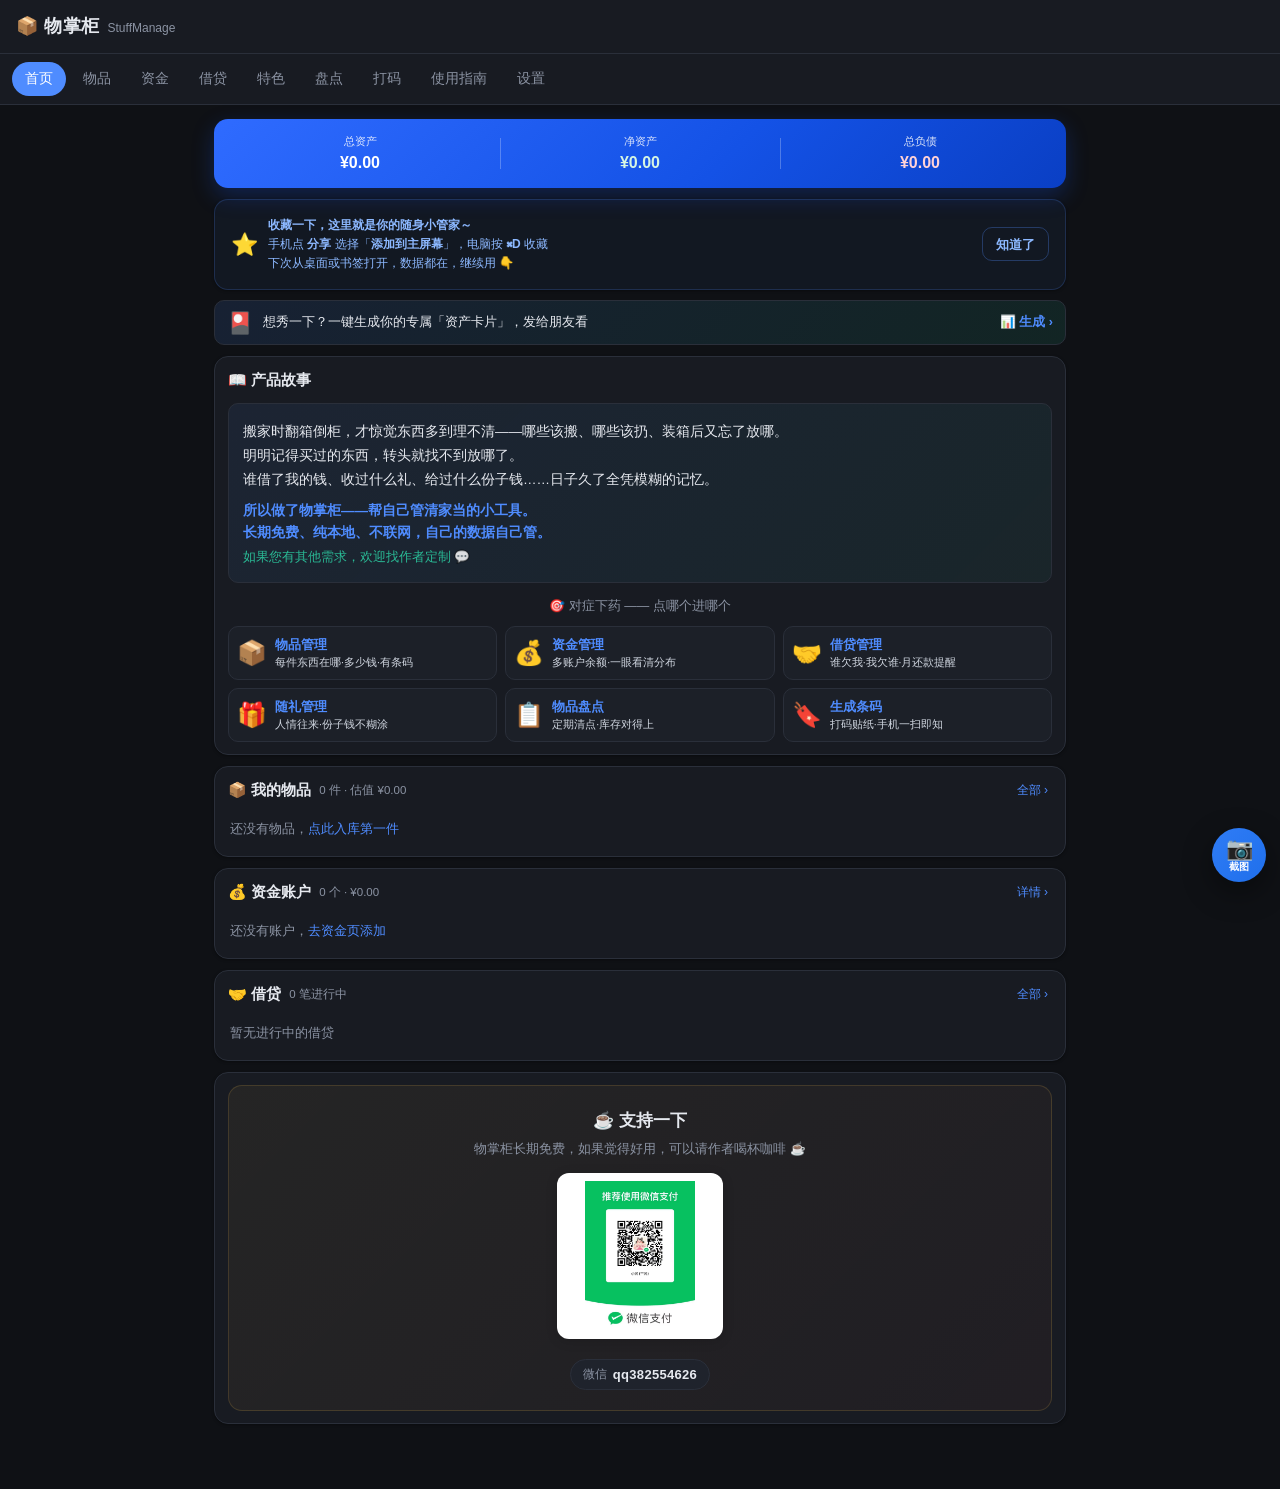
<file: index.html>
<!doctype html>
<html lang="zh-CN">
<head>
  <meta charset="utf-8">
  <meta name="viewport" content="width=device-width, initial-scale=1, viewport-fit=cover">
  <meta name="theme-color" content="#0f1115">
  <title>物掌柜 · StuffManage</title>
  <link rel="manifest" href="manifest.webmanifest">
  <link rel="stylesheet" href="css/styles.css?v=33">
</head>
<body>
  <header class="topbar">
    <div class="brand">📦 物掌柜 <span class="brand-en">StuffManage</span></div>
    <div class="brand-ver" style="display:none">v=32</div>
  </header>

  <nav class="tabs" id="tabs"></nav>

  <main id="view"></main>

  <!-- 一键截图分享浮动按钮 -->
  <button id="shareFab" class="fab" data-action="open-share" title="截图分享">📷<span>截图</span></button>

  <!-- 条码打印专用区（默认隐藏，打印时显示） -->
  <div id="printArea" aria-hidden="true"></div>

  <script src="lib/JsBarcode.all.min.js?v=3"></script>
  <script src="lib/html2canvas.min.js?v=1"></script>
  <script src="js/db.js?v=3"></script>
  <script src="js/crypto.js?v=3"></script>
  <script src="js/app.js?v=33"></script>
  <script>if('serviceWorker' in navigator){navigator.serviceWorker.register('sw.js')}</script>
</body>
</html>
</file>
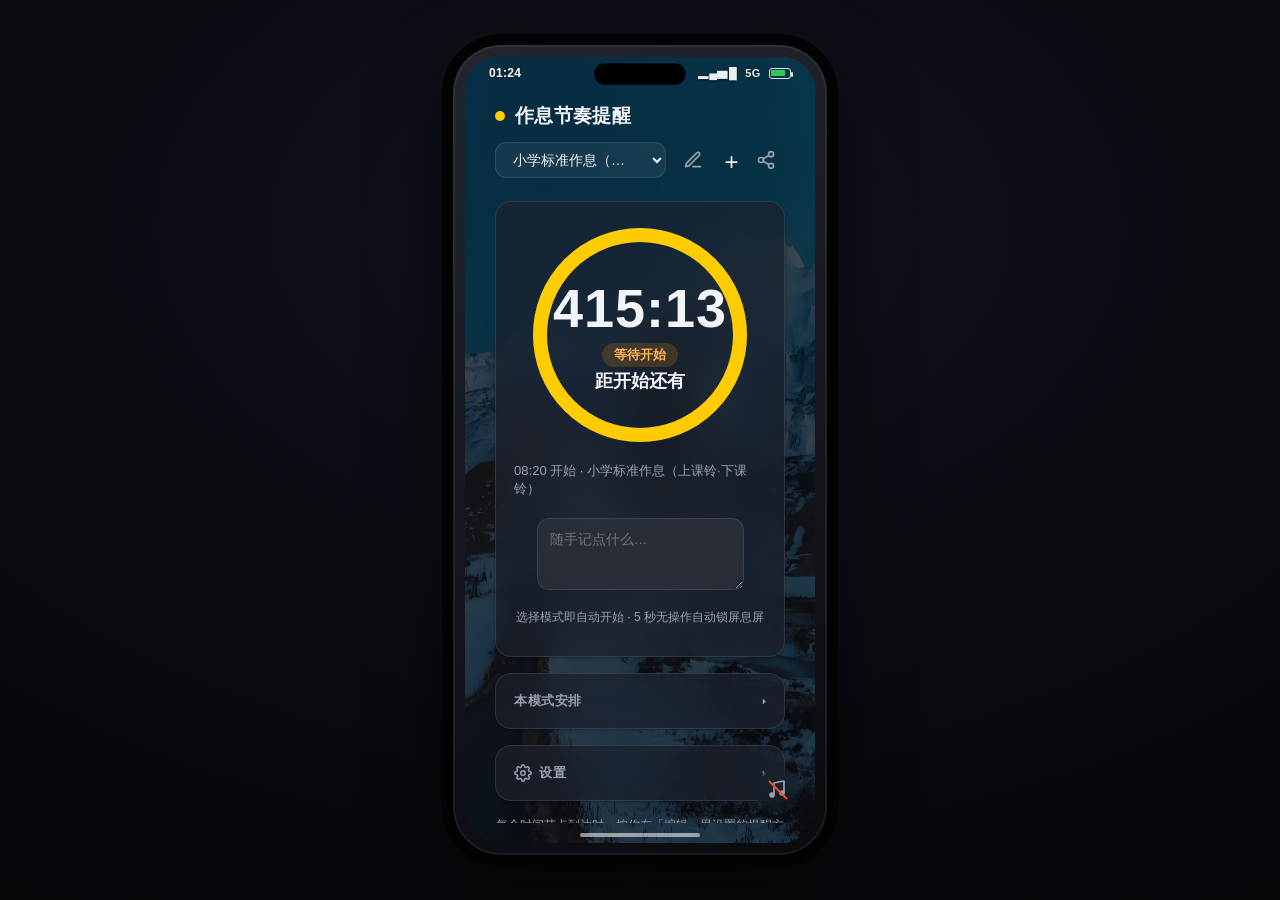
<file: bell/index.html>
<!DOCTYPE html>
<html lang="zh-CN">
<head>
<meta charset="UTF-8" />
<meta name="viewport" content="width=device-width, initial-scale=1.0" />
<meta name="theme-color" content="#05060a" />
<link rel="manifest" href="manifest.webmanifest" />
<link rel="icon" href="icon.svg" type="image/svg+xml" />
<script src="lib/qrcode.min.js"></script>
<title>作息节奏提醒</title>
<style>
  :root{
    --bg:#0b0d12;
    --panel:rgba(30,33,42,.72);
    --panel2:rgba(40,44,55,.55);
    --line:rgba(255,255,255,.10);
    --txt:#f3f4f7;
    --sub:#9aa0ad;
    --class:#FFCC00;
    --break:#34C759;
    --lunch:#34C759;
    --accent:#FFCC00;
    --danger:#FF453A;
    --radius:16px;
  }
  *{box-sizing:border-box;}
  body{margin:0;font-family:-apple-system,BlinkMacSystemFont,"PingFang SC","Microsoft YaHei",Segoe UI,sans-serif;
    background:#05060a;color:var(--txt);min-height:100vh;overflow:hidden;-webkit-font-smoothing:antialiased;}
  .wrap{width:100%;max-width:100%;padding:0 12px;margin:0 auto;position:relative;z-index:2;}
  header{display:flex;align-items:center;justify-content:space-between;gap:12px;margin-bottom:22px;flex-wrap:wrap;}
  .brand{display:flex;align-items:center;gap:10px;font-size:clamp(15px,4.2vw,19px);font-weight:700;letter-spacing:.3px;}
  .brand .dot{width:10px;height:10px;border-radius:50%;background:var(--class);}
  .modes{display:flex;gap:8px;align-items:center;flex-wrap:wrap;width:100%;}
  #modeSelect{flex:1;min-width:0;max-width:100%;overflow:hidden;text-overflow:ellipsis;white-space:nowrap;}
  select,button{font-family:inherit;font-size:14px;border-radius:11px;border:1px solid var(--line);
    background:rgba(255,255,255,.06);color:var(--txt);padding:8px 13px;cursor:pointer;transition:.15s;
    -webkit-backdrop-filter:blur(12px);backdrop-filter:blur(12px);}
  select:hover,button:hover{border-color:rgba(255,255,255,.22);}
  button.primary{background:var(--class);border-color:var(--class);color:#fff;font-weight:600;}
  button.primary:hover{filter:brightness(1.05);}
  button.ghost{background:transparent;border-color:transparent;color:var(--sub);}
  button.ghost:hover{color:var(--txt);background:rgba(255,255,255,.08);}
  .card{background:var(--panel);border:1px solid var(--line);border-radius:var(--radius);padding:18px;margin-bottom:16px;
    -webkit-backdrop-filter:blur(20px) saturate(180%);backdrop-filter:blur(20px) saturate(180%);box-shadow:0 1px 2px rgba(0,0,0,.3);}
  .clock{display:flex;flex-direction:column;align-items:center;gap:6px;}
  .ring-wrap{position:relative;width:min(230px,70vw);height:auto;aspect-ratio:1/1;}
  .ring-wrap svg{width:100%;height:100%;display:block;transform:rotate(-90deg);}
  .ring-bg{fill:none;stroke:rgba(255,255,255,.10);stroke-width:14;}
  .ring-fg{fill:none;stroke:var(--class);stroke-width:14;stroke-linecap:round;transition:stroke-dashoffset .5s linear,stroke .4s;}
  .ring-center{position:absolute;inset:0;display:flex;flex-direction:column;align-items:center;justify-content:center;}
  .time{font-size:clamp(36px,12vw,54px);font-weight:700;letter-spacing:1px;font-variant-numeric:tabular-nums;color:var(--txt);}
  .badge{font-size:13px;font-weight:600;padding:3px 12px;border-radius:999px;margin-top:4px;}
  .badge.focus{background:rgba(255,149,0,.18);color:#ffb454;}
  .badge.break{background:rgba(52,199,89,.18);color:#5dd879;}
  .badge.lunch{background:rgba(52,199,89,.18);color:#5dd879;}
  .period-name{font-size:18px;font-weight:600;margin-top:2px;color:var(--txt);}
  .next{color:var(--sub);font-size:13px;margin-top:6px;}
  .controls{display:flex;gap:10px;justify-content:center;margin-top:18px;flex-wrap:wrap;}
  .controls button{min-width:96px;}
  .toggle{display:flex;align-items:center;gap:8px;color:var(--sub);font-size:13px;margin-top:14px;justify-content:center;}
  .toggle input{accent-color:var(--class);width:16px;height:16px;}
  .note-box{margin-top:14px;}
  .note-box textarea{width:100%;min-height:72px;resize:vertical;background:rgba(255,255,255,.06);border:1px solid var(--line);border-radius:12px;padding:10px 12px;color:var(--txt);font-family:inherit;font-size:14px;line-height:1.5;-webkit-backdrop-filter:blur(10px);backdrop-filter:blur(10px);}
  .note-box textarea:focus{outline:none;border-color:var(--accent);background:rgba(255,255,255,.09);}
  .schedule-list{display:flex;flex-direction:column;gap:8px;}
  .sch-row{display:flex;align-items:center;gap:12px;padding:11px 14px;background:var(--panel);
    border-radius:12px;border:1px solid var(--line);}
  .sch-row.active{border-color:var(--class);background:rgba(255,204,0,.12);}
  .sch-row .idx{width:22px;height:22px;border-radius:50%;background:rgba(255,255,255,.08);display:flex;
    align-items:center;justify-content:center;font-size:12px;color:var(--sub);flex-shrink:0;}
  .sch-row .nm{flex:1;font-weight:600;color:var(--txt);}
  .sch-row .ty{font-size:12px;font-weight:600;padding:2px 9px;border-radius:999px;}
  .ty.focus{background:rgba(255,149,0,.18);color:#ffb454;}
  .ty.break{background:rgba(52,199,89,.18);color:#5dd879;}
  .ty.lunch{background:rgba(52,199,89,.18);color:#5dd879;}
  .sch-row .dur{color:var(--sub);font-size:13px;font-variant-numeric:tabular-nums;}
  .section-title{font-size:13px;color:var(--sub);margin:0 0 12px;font-weight:600;letter-spacing:.5px;}
  .alert-opts{display:flex;gap:10px;flex-wrap:wrap;}
  .alert-opt{display:inline-flex;align-items:center;gap:7px;font-size:13px;padding:8px 12px;
    background:rgba(255,255,255,.06);border:1px solid var(--line);border-radius:11px;cursor:pointer;color:var(--txt);}
  .alert-opt input{accent-color:var(--class);width:16px;height:16px;}
  .sound-pick{margin-top:12px;display:flex;flex-direction:column;gap:8px;}
  .sp-row{display:flex;align-items:center;gap:10px;}
  .sp-label{font-size:13px;color:var(--sub);min-width:74px;}
  .sound-pick select{flex:1;background:rgba(255,255,255,.06);border:1px solid var(--line);color:var(--txt);
    border-radius:9px;padding:8px 10px;font-size:13px;}
  .modal{position:absolute;inset:0;background:rgba(0,0,0,.5);display:none;align-items:center;
    justify-content:center;padding:18px;z-index:25;-webkit-backdrop-filter:blur(4px);backdrop-filter:blur(4px);}
  .modal.open{display:flex;}
  .modal-box{width:100%;max-width:560px;max-height:88vh;overflow:auto;background:rgba(28,31,40,.94);
    border:1px solid var(--line);border-radius:20px;padding:18px;
    -webkit-backdrop-filter:blur(30px) saturate(180%);backdrop-filter:blur(30px) saturate(180%);}
  .modal-box h3{margin:0 0 16px;font-size:18px;font-weight:700;}
  .ed-row{display:grid;grid-template-columns:1fr 96px 86px 36px;gap:8px;margin-bottom:8px;align-items:center;}
  .ed-row .field{display:flex;flex-direction:column;gap:4px;min-width:0;}
  .ed-row .field .cap{font-size:11px;color:var(--sub);padding-left:2px;}
  .ed-row input{border-radius:9px;border:1px solid var(--line);background:rgba(255,255,255,.06);color:var(--txt);padding:9px;}
  .ed-row select{border-radius:9px;border:1px solid var(--line);background:rgba(255,255,255,.06);color:var(--txt);padding:9px;}
  .ed-row .del{background:transparent;border:none;color:var(--danger);font-size:18px;cursor:pointer;}
  .ed-sound-row{display:flex;gap:12px;margin:12px 0;}
  .ed-sound{flex:1;display:flex;flex-direction:column;gap:6px;}
  .ed-sound label{font-size:12px;color:var(--sub);}
  .ed-sound select{border-radius:9px;border:1px solid var(--line);background:rgba(255,255,255,.06);color:var(--txt);padding:9px;}
  .ed-action{display:flex;gap:8px;align-items:center;margin:-2px 0 12px;flex-wrap:wrap;}
  .ed-action label{font-size:12px;color:var(--sub);white-space:nowrap;}
  .ed-action select{border-radius:9px;border:1px solid var(--line);background:rgba(255,255,255,.06);color:var(--txt);padding:9px;}
  .ed-action .pmedia{flex:1;border-radius:9px;border:1px solid var(--line);background:rgba(255,255,255,.06);color:var(--txt);padding:9px;}
  .ed-actions{display:flex;gap:10px;margin-top:14px;flex-wrap:wrap;}
  .ed-speech{margin:4px 0 12px;}
  .ed-speech label{display:block;font-size:12px;color:var(--sub);margin-bottom:5px;line-height:1.4;}
  .ed-speech input{width:100%;box-sizing:border-box;border-radius:9px;border:1px solid var(--line);background:rgba(255,255,255,.06);color:var(--txt);padding:9px;}
  .hint{color:var(--sub);font-size:12px;margin-top:8px;line-height:1.5;}
  .tts-box{margin-top:14px;border-top:1px solid var(--line);padding-top:12px;}
  .tts-row{display:flex;align-items:center;gap:10px;margin-bottom:8px;}
  .tts-row span{font-size:13px;color:var(--sub);min-width:84px;}
  .tts-row input{flex:1;border-radius:9px;border:1px solid var(--line);background:rgba(255,255,255,.06);color:var(--txt);padding:9px;}
  .bg-fab{position:absolute;right:14px;bottom:30px;z-index:8;width:46px;height:46px;padding:0;display:flex;align-items:center;justify-content:center;border-radius:50%;border:none;background:transparent;-webkit-backdrop-filter:blur(10px);backdrop-filter:blur(10px);color:var(--sub);cursor:grab;touch-action:none;box-shadow:none;transition:color .2s,background .2s;}
  .bg-fab:hover{background:rgba(255,255,255,.08);}
  .bg-fab .note{width:24px;height:24px;display:block;}
  .bg-fab .note .beam{fill:none;stroke:currentColor;stroke-width:1.7;stroke-linecap:round;stroke-linejoin:round;}
  .bg-fab .note .head{fill:currentColor;}
  .bg-fab .note .slash{stroke:var(--danger);stroke-width:1.9;stroke-linecap:round;opacity:1;transition:opacity .2s;}
  .bg-fab.on{color:#F5C518;background:rgba(245,197,24,.16);}   /* 播放时金色 */
  .bg-fab.on .note .slash{opacity:0;}
  .bg-fab.on::after{content:"";position:absolute;inset:0;border-radius:50%;border:2px solid #F5C518;animation:bgRing 1.6s ease-out infinite;opacity:0;pointer-events:none;}
  @keyframes bgRing{0%{transform:scale(.92);opacity:.5;}100%{transform:scale(1.22);opacity:0;}}
  .bg-fab.on .note{animation:bgNote 1.6s ease-in-out infinite;transform-origin:center;}
  @keyframes bgNote{0%,100%{transform:scale(1);}50%{transform:scale(1.12) rotate(-5deg);}}
  .bg-fab .spark{position:absolute;left:52%;top:40%;font-size:12px;line-height:1;color:#F5C518;opacity:0;pointer-events:none;}
  .bg-fab.on .spark.s1{animation:bgFloat 1.9s ease-out infinite;}
  .bg-fab.on .spark.s2{animation:bgFloat 1.9s ease-out infinite;animation-delay:.95s;left:60%;}
  @keyframes bgFloat{0%{opacity:0;transform:translate(-50%,0) scale(.8);}25%{opacity:.85;}100%{opacity:0;transform:translate(-50%,-17px) scale(1.1);}}
  .set-row{display:flex;align-items:center;gap:10px;margin-bottom:12px;flex-wrap:wrap;}
  .set-row > label{min-width:118px;color:var(--sub);font-size:13px;}
  .set-row select,.set-row input{flex:1;min-width:160px;border-radius:9px;border:1px solid var(--line);background:rgba(255,255,255,.06);color:var(--txt);padding:9px;}
  .set-hint{color:var(--sub);font-size:12px;margin-top:2px;line-height:1.55;}
  .overlay{position:absolute;inset:0;background:rgba(11,13,18,.92);display:none;flex-direction:column;
    align-items:center;justify-content:center;gap:18px;z-index:30;text-align:center;padding:24px;
    -webkit-backdrop-filter:blur(20px);backdrop-filter:blur(20px);}
  .overlay.show{display:flex;}
  .overlay .big{font-size:40px;font-weight:800;color:var(--break);}
  .overlay .sub2{color:#5dd879;font-size:16px;font-weight:600;}
  .overlay .mini{color:var(--sub);font-size:14px;}
  .ov-media{width:100%;display:flex;justify-content:center;}
  .ov-media audio,.ov-media iframe{max-width:100%;}
  .ov-actions{display:flex;gap:12px;flex-wrap:wrap;justify-content:center;}
  .ov-btn{background:var(--break);color:#04210f;border:none;padding:12px 22px;border-radius:999px;font-weight:700;font-size:15px;cursor:pointer;}
  .ov-btn.ghost{background:transparent;border:1px solid var(--break);color:var(--break);}
  footer{color:var(--sub);font-size:12px;text-align:center;margin-top:8px;}
  /* ===== 手机模拟器外框（横屏） ===== */
  .desk{position:fixed;inset:0;display:flex;align-items:center;justify-content:center;
    background:radial-gradient(130% 120% at 50% 25%,#10131b 0%,#05060a 72%);padding:18px;}
  .phone{position:relative;height:min(90vh,900px);aspect-ratio:9/19.5;max-width:94vw;
    background:linear-gradient(160deg,#23252e,#0a0b0f);border-radius:48px;padding:12px;
    box-shadow:0 30px 80px rgba(0,0,0,.6),0 0 0 2px rgba(255,255,255,.06) inset,0 0 0 11px #040406;
    transition:width .35s cubic-bezier(.4,0,.2,1),height .35s cubic-bezier(.4,0,.2,1),max-width .35s,border-radius .35s,padding .35s;cursor:default;}
  .phone.max{height:100vh;width:auto;max-width:none;max-height:none;aspect-ratio:9/19.5;border-radius:0;padding:0;box-shadow:none;}
  .screen{position:relative;width:100%;height:100%;background:#000;border-radius:34px;overflow:hidden;
    box-shadow:0 0 0 2px rgba(0,0,0,.9) inset;}
  .phone.max .screen{border-radius:0;}
  #bgLayer{position:absolute;inset:0;background-size:100% 100%;background-position:center;background-repeat:no-repeat;z-index:0;}
  #bgTint{position:absolute;inset:0;background:rgba(11,13,18,.72);z-index:0;pointer-events:none;}
  .phone.locked #bgTint{background:rgba(11,13,18,.30);}
  /* 状态栏（横屏在长边顶部） */
  .statusbar{position:absolute;top:0;left:0;right:0;height:32px;z-index:7;display:flex;align-items:center;
    justify-content:space-between;padding:0 24px;color:#fff;font-size:12px;font-weight:600;
    pointer-events:none;font-variant-numeric:tabular-nums;letter-spacing:.3px;text-shadow:0 1px 3px rgba(0,0,0,.55);}
  .statusbar .sb-right{display:flex;align-items:center;gap:8px;}
  .statusbar .sb-sig,.statusbar .sb-net{opacity:.92;font-size:11px;letter-spacing:.5px;}
  .statusbar .sb-batt{width:22px;height:11px;border:1.5px solid rgba(255,255,255,.85);border-radius:3px;position:relative;padding:1.5px;box-sizing:border-box;}
  .statusbar .sb-batt::after{content:"";position:absolute;right:-3px;top:3px;width:2px;height:5px;background:rgba(255,255,255,.85);border-radius:1px;}
  .statusbar .sb-batt i{display:block;height:100%;width:78%;background:#34C759;border-radius:1px;}
  .dyn-island{position:absolute;top:7px;left:50%;transform:translateX(-50%);width:90px;height:20px;
    background:#000;border-radius:999px;z-index:8;pointer-events:none;box-shadow:0 0 0 1px rgba(0,0,0,.7);}
  /* 屏幕内容滚动区（单栏居中，横屏留两侧） */
  .screen-scroll{position:absolute;top:32px;left:0;right:0;bottom:20px;overflow-y:auto;overflow-x:hidden;
    padding:14px 18px 18px;-webkit-overflow-scrolling:touch;z-index:2;}
  .screen-scroll::-webkit-scrollbar{width:6px;}
  .screen-scroll::-webkit-scrollbar-thumb{background:rgba(255,255,255,.18);border-radius:999px;}
  .phone.locked .screen-scroll{filter:brightness(.35) saturate(.7);}
  /* Home 指示条 */
  .homebar{position:absolute;bottom:6px;left:50%;transform:translateX(-50%);width:120px;height:4px;
    border-radius:999px;background:rgba(255,255,255,.55);z-index:7;cursor:pointer;}
  /* 息屏 / 锁屏 AOD */
  .aod{position:absolute;inset:0;z-index:9;display:none;flex-direction:column;align-items:center;justify-content:center;gap:6px;
    background:rgba(0,0,0,.86);-webkit-backdrop-filter:blur(6px);backdrop-filter:blur(6px);color:#fff;cursor:pointer;text-align:center;padding:20px;}
  .phone.locked .aod{display:flex;}
  .aod-time{font-size:62px;font-weight:300;letter-spacing:1px;font-variant-numeric:tabular-nums;line-height:1;}
  .aod-date{font-size:13px;color:rgba(255,255,255,.6);}
  .aod-alarm{font-size:13px;color:rgba(255,255,255,.7);margin-top:8px;}
  .aod-hint{font-size:11px;color:rgba(255,255,255,.35);margin-top:12px;}
  /* 闹钟行 - 单行紧凑布局 */
  .alarm-row{display:flex;align-items:center;gap:6px;padding:6px 12px;background:var(--panel);border:1px solid var(--line);border-radius:12px;overflow:hidden;flex-wrap:nowrap;}
  .alarm-row .ar-time{font-size:clamp(16px,4.5vw,20px);font-weight:300;color:var(--txt);background:transparent;border:none;font-family:inherit;letter-spacing:.3px;width:60px;min-width:0;padding:0;line-height:1;flex-shrink:0;}
  .alarm-row .ar-time::-webkit-calendar-picker-indicator{display:none;}
  .alarm-row .ar-switch{margin-left:auto;flex-shrink:0;}
  /* 小号 iOS 绿色开关 — 闹钟专用 */
  .ac-switch.sm{width:38px;height:24px;}
  .ac-switch.sm .ac-track{border-radius:12px;}
  .ac-switch.sm .ac-track:before{width:20px;height:20px;left:2px;top:2px;}
  .ac-switch.sm input:checked + .ac-track:before{transform:translateX(14px);}
  .ac-switch{position:relative;display:inline-block;width:51px;height:31px;cursor:pointer;}
  .ac-switch input{position:absolute;opacity:0;width:0;height:0;}
  .ac-track{position:absolute;inset:0;background:rgba(255,255,255,.18);border-radius:999px;transition:background .25s;}
  .ac-track:before{content:"";position:absolute;width:27px;height:27px;left:2px;top:2px;background:#fff;border-radius:50%;transition:transform .25s;box-shadow:0 1px 3px rgba(0,0,0,.4);}
  .ac-switch input:checked + .ac-track{background:var(--break);}
  .ac-switch input:checked + .ac-track:before{transform:translateX(20px);}
  #alarmList{display:flex;flex-direction:column;gap:10px;}
  #alarmList .hint{color:var(--sub);font-size:14px;padding:10px 4px;}
  .alarm-add{margin-top:10px;}
  .new-wrap{position:relative;}
  .new-menu{display:none;position:absolute;top:calc(100% + 6px);right:0;min-width:150px;background:rgba(28,31,40,.96);border:1px solid var(--line);border-radius:12px;padding:6px;flex-direction:column;gap:4px;z-index:50;box-shadow:0 12px 34px rgba(0,0,0,.5);}
  .new-menu.show{display:flex;}
  .new-menu-item{display:block;width:100%;text-align:left;background:transparent;border:none;color:var(--txt);padding:10px 12px;border-radius:8px;cursor:pointer;font-family:inherit;font-size:14px;white-space:nowrap;}
  #newBtn{color:var(--txt);font-size:24px;line-height:1;display:inline-flex;align-items:center;justify-content:center;cursor:pointer;background:transparent;border:none;padding:4px;transition:color .15s,transform .1s;flex:0 0 auto;}
  #newBtn:hover{color:var(--accent);background:transparent;}
  #newBtn:active{transform:scale(.94);}
  .icon-btn{background:transparent;border:none;color:var(--sub);width:38px;height:38px;border-radius:50%;display:inline-flex;align-items:center;justify-content:center;cursor:pointer;padding:0;transition:color .15s,background .15s;flex:0 0 auto;}
  .icon-btn:hover{color:var(--accent);background:rgba(255,255,255,.06);}
  .icon-btn .pencil{width:20px;height:20px;}
  .new-menu-item:hover{background:rgba(255,255,255,.08);}
  .overlay.alarm-ov{background:rgba(11,13,18,.94);}
  .overlay.alarm-ov .big{color:var(--accent);}
  .alarm-tip{color:var(--sub);font-size:14px;}
  .brand-group{display:flex;align-items:center;gap:10px;}
  .gear{width:22px;height:22px;display:block;transition:transform .35s ease;}
  .gear-inline{width:18px;height:18px;margin-right:7px;vertical-align:-4px;}
  .settings-head{display:flex;align-items:center;justify-content:space-between;cursor:pointer;user-select:none;}
  .settings-head .section-title{margin:0;display:flex;align-items:center;}
  .collapse-arrow{color:var(--sub);font-size:14px;transition:transform .2s;margin-left:auto;}
  .settings-card.collapsed .settings-body{display:none;}
  .settings-card.collapsed .collapse-arrow{transform:rotate(-90deg);}
  .sub-title{font-size:14px;font-weight:700;color:var(--txt);margin:16px 0 8px;}
  .sub-title:first-child{margin-top:4px;}
</style>
</head>
<body>
  <div class="desk">
    <div class="phone" id="phone">
      <div class="screen" id="screen">
        <div id="bgLayer"></div>
        <div id="bgTint"></div>
        <div class="statusbar">
          <span class="sb-time" id="sbTime">--:--</span>
          <div class="sb-right">
            <span class="sb-sig" title="信号">▂▄▆█</span>
            <span class="sb-net" title="网络">5G</span>
            <span class="sb-batt"><i></i></span>
          </div>
        </div>
        <div class="dyn-island"></div>
        <div class="screen-scroll">
          <div class="wrap">
  <header>
    <div class="brand-group">
      <div class="brand"><span class="dot"></span>作息节奏提醒</div>
    </div>
    <div class="modes">
      <select id="modeSelect" title="切换作息模式"></select>
      <button class="icon-btn" id="editBtn" title="编辑当前" aria-label="编辑当前">
        <svg class="pencil" viewBox="0 0 24 24" fill="none" stroke="currentColor" stroke-width="2" stroke-linecap="round" stroke-linejoin="round" aria-hidden="true"><path d="M12 20h9"></path><path d="M16.5 3.5a2.121 2.121 0 0 1 3 3L7 19l-4 1 1-4Z"></path></svg>
      </button>
      <div class="new-wrap">
        <button class="ghost" id="newBtn">+</button>
        <div class="new-menu" id="newMenu">
          <button class="new-menu-item" id="newModeBtn">模式</button>
          <button class="new-menu-item" id="newAlarmBtn">闹钟</button>
        </div>
      <button class="icon-btn" id="shareBtn" title="分享二维码" aria-label="分享">
        <svg viewBox="0 0 24 24" fill="none" stroke="currentColor" stroke-width="2" stroke-linecap="round" stroke-linejoin="round" width="20" height="20"><circle cx="18" cy="5" r="3"/><circle cx="6" cy="12" r="3"/><circle cx="18" cy="19" r="3"/><line x1="8.59" y1="13.51" x2="15.42" y2="17.49"/><line x1="15.41" y1="6.51" x2="8.59" y2="10.49"/></svg>
      </button>
    </div>
  </header>

  <div class="card clock clock-card">
    <div class="ring-wrap">
      <svg width="230" height="230">
        <circle class="ring-bg" cx="115" cy="115" r="100"></circle>
        <circle class="ring-fg" id="ring" cx="115" cy="115" r="100"></circle>
      </svg>
      <div class="ring-center">
        <div class="time" id="time">--:--</div>
        <div class="badge" id="badge">未开始</div>
        <div class="period-name" id="periodName">选择模式后开始</div>
      </div>
    </div>
    <div class="next" id="nextInfo"></div>
    <div class="note-box">
      <textarea id="userNote" placeholder="随手记点什么…"></textarea>
    </div>
    <p class="hint" style="text-align:center">选择模式即自动开始 · 5 秒无操作自动锁屏息屏</p>
  </div>

  <div class="card settings-card collapsed" id="scheduleCard">
    <div class="settings-head" id="scheduleHead">
      <p class="section-title">本模式安排</p>
      <span class="collapse-arrow">▾</span>
    </div>
    <div class="settings-body">
      <div class="schedule-list" id="scheduleList"></div>
    </div>
  </div>

  <audio id="bgAudio" loop style="display:none"></audio>

  <div class="card settings-card collapsed" id="settingsCard">
    <div class="settings-head" id="settingsHead">
      <p class="section-title"><svg class="gear gear-inline" viewBox="0 0 24 24" fill="none" stroke="currentColor" stroke-width="2" stroke-linecap="round" stroke-linejoin="round" aria-hidden="true"><circle cx="12" cy="12" r="3"></circle><path d="M19.4 15a1.65 1.65 0 0 0 .33 1.82l.06.06a2 2 0 1 1-2.83 2.83l-.06-.06a1.65 1.65 0 0 0-1.82-.33 1.65 1.65 0 0 0-1 1.51V21a2 2 0 0 1-4 0v-.09A1.65 1.65 0 0 0 9 19.4a1.65 1.65 0 0 0-1.82.33l-.06.06a2 2 0 1 1-2.83-2.83l.06-.06a1.65 1.65 0 0 0 .33-1.82 1.65 1.65 0 0 0-1.51-1H3a2 2 0 0 1 0-4h.09A1.65 1.65 0 0 0 4.6 9a1.65 1.65 0 0 0-.33-1.82l-.06-.06a2 2 0 1 1 2.83-2.83l.06.06a1.65 1.65 0 0 0 1.82.33H9a1.65 1.65 0 0 0 1-1.51V3a2 2 0 0 1 4 0v.09a1.65 1.65 0 0 0 1 1.51 1.65 1.65 0 0 0 1.82-.33l.06-.06a2 2 0 1 1 2.83 2.83l-.06.06a1.65 1.65 0 0 0-.33 1.82V9a1.65 1.65 0 0 0 1.51 1H21a2 2 0 0 1 0 4h-.09a1.65 1.65 0 0 0-1.51 1z"></path></svg> 设置</p>
      <span class="collapse-arrow" id="settingsArrow">▾</span>
    </div>
    <div class="settings-body" id="settingsBody">
      <p class="sub-title">背景音乐</p>
      <div class="set-row">
        <label>音乐来源</label>
        <select id="bgSource">
          <option value="lofi">🎧 Lo-fi 慵懒（内置真实音乐）</option>
          <option value="piano">🎹 柔和钢琴（内置真实音乐）</option>
          <option value="rain">🌧 自然雨声（内置真实录音）</option>
          <option value="net">网络音乐地址</option>
          <option value="local">本地音乐文件</option>
        </select>
      </div>
      <div class="set-row" id="bgUrlRow" style="display:none">
        <label>音乐地址</label>
        <input id="bgUrl" placeholder="网络链接或本地路径，如 https://x.com/a.mp3 或 /Users/you/a.mp3" />
      </div>
      <p class="set-hint">首页音符按钮可随时播放 / 暂停。背景音乐与「到点休息音乐」相互独立。</p>
      <p class="sub-title">背景图</p>
      <div class="set-row">
        <label>选择背景图</label>
        <select id="bgImgSel"></select>
      </div>
      <div class="set-row">
        <label>上传我的图</label>
        <input type="file" id="bgImgFile" accept="image/*" />
      </div>
      <p class="set-hint">最小化后整页铺此图（拉伸铺满），右下角漂浮球显示倒计时、点击还原。上传的图会保存在本机、可在下拉里再次选择。</p>
    </div>
  </div>

  <footer>每个时间节点到达时，按你在「编辑」里设置的提醒方式提示（可多选）。提示音由网页实时合成，可离线使用。</footer>
        </div><!-- /wrap -->
        </div><!-- /screen-scroll -->
        <div class="homebar" id="homebar" title="双击外框最大化 · 锁屏后点此解锁"></div>
        <div class="aod" id="aod">
          <div class="aod-time" id="aodTime">--:--</div>
          <div class="aod-date" id="aodDate"></div>
          <div class="aod-alarm" id="aodAlarm"></div>
          <div class="aod-hint">点击任意处解锁</div>
        </div>

      <button class="bg-fab" id="bgToggle" title="背景音乐：点击开关 · 可拖动" aria-label="背景音乐">
        <svg class="note" viewBox="0 0 24 24" aria-hidden="true">
          <path class="beam" d="M8 5 L8 16.5 M18 3 L18 14.5 M8 5 L18 3" />
          <circle class="head" cx="6" cy="17" r="2.8" />
          <circle class="head" cx="16" cy="15" r="2.8" />
          <line class="slash" x1="3.5" y1="3.5" x2="20.5" y2="20.5" />
        </svg>
        <span class="spark s1">♪</span>
        <span class="spark s2">♪</span>
      </button>

<!-- 编辑弹窗 -->
<div class="modal" id="modal">
  <div class="modal-box">
    <h3 id="modalTitle">编辑作息</h3>
    <div id="edRows"></div>
    <button class="ghost" id="addRow" style="margin-top:6px">+ 增加一项</button>
    <p class="hint">从上到下依次填写：开始时间 → 事项（专注）→ 休息 → 事项 → 休息 → … → 午休 → 事项 … 每项对应一个时间段。类型选「专注」到点进入工作并响提示音；选「休息/午休」到点进入休息屏。保存后自动存入本机（localStorage）。</p>
    <div class="ed-actions">
      <button class="primary" id="saveBtn">保存</button>
      <button class="ghost" id="cancelBtn">取消</button>
      <button class="ghost" id="deleteSchBtn" style="margin-left:auto;color:var(--danger);border-color:var(--danger)">删除此套</button>
    </div>
  </div>
</div>

<!-- 下课休息遮罩 -->
  <div class="overlay" id="overlay">
    <div class="big" id="ovTitle">休息一下 🔔</div>
    <div class="sub2" id="ovSub">休息时间</div>
    <div class="mini" id="ovMini"></div>
    <div class="ov-media" id="ovMedia"></div>
    <div class="ov-actions" id="ovActions"></div>
  </div>

<!-- 闹钟提醒遮罩 -->
  <div class="overlay alarm-ov" id="alarmOverlay">
    <div class="big" id="alarmTitle">闹钟</div>
    <div class="alarm-tip">提示音每 2 秒循环，点「关闭」停止</div>
    <div class="ov-actions"><button class="ov-btn" id="alarmClose">关闭</button></div>
  </div>

  <!-- 闹钟管理弹窗 -->
  <div class="modal" id="alarmModal">
    <div class="modal-box">
      <h3>闹钟</h3>
      <div class="schedule-list" id="alarmList"></div>
      <button class="ghost alarm-add" id="alarmAdd">+ 添加</button>
      <p class="set-hint" style="margin-top:8px">到点弹窗，点关闭停止。</p>
      <div class="ed-actions">
        <button class="primary" id="alarmModalClose">完成</button>
      </div>
    </div>
  </div><!-- /alarmModal -->

  <!-- 分享二维码弹窗 -->
  <div class="modal" id="qrModal">
    <div class="modal-box" style="text-align:center;padding:30px 24px 24px">
      <h3 style="margin-bottom:16px">分享</h3>
      <div id="qrCanvas" style="display:flex;justify-content:center;margin-bottom:14px"></div>
      <p style="color:var(--sub);font-size:13px;margin-bottom:10px">扫码即可打开 · 支持添加到主屏幕</p>
      <div class="ed-actions">
        <button class="primary" id="qrClose">完成</button>
      </div>
    </div>
  </div>
      </div><!-- /screen -->
    </div><!-- /phone -->
  </div><!-- /desk -->

<script>
(function(){
  "use strict";

  // ---------- 预设作息 ----------
  // 类型：focus=专注/上课，break=休息/下课，lunch=午休（更长休息）
  // vocab：每套模式自己的词汇，小学模式保留「上课/下课」，其他模式用「专注/休息」
  var DEFAULT_VOCAB = {focus:"专注", break:"休息", lunch:"午休"};
  var SCHOOL_VOCAB = {focus:"上课", break:"下课", lunch:"午休"};

  var PRESETS = [
    {
      id:"primary", name:"小学标准作息（上课铃·下课铃）", start:"08:20", vocab:SCHOOL_VOCAB,
      periods:[
        {name:"第一节", type:"focus", min:40},
        {name:"课间休息", type:"break", min:10},
        {name:"第二节", type:"focus", min:40},
        {name:"课间休息", type:"break", min:10},
        {name:"大课间·眼保健操", type:"break", min:30},
        {name:"第三节", type:"focus", min:40},
        {name:"课间休息", type:"break", min:10},
        {name:"第四节", type:"focus", min:40},
        {name:"午休", type:"lunch", min:140},
        {name:"第五节", type:"focus", min:40},
        {name:"课间休息", type:"break", min:10},
        {name:"第六节", type:"focus", min:40},
        {name:"课间·眼保健操", type:"break", min:20},
        {name:"第七节·活动", type:"focus", min:40}
      ]
    },
    {
      id:"pomodoro", name:"番茄节奏(25+5)", start:"09:00",
      periods:[
        {name:"专注 1", type:"focus", min:25},
        {name:"短休息", type:"break", min:5},
        {name:"专注 2", type:"focus", min:25},
        {name:"短休息", type:"break", min:5},
        {name:"专注 3", type:"focus", min:25},
        {name:"短休息", type:"break", min:5},
        {name:"专注 4", type:"focus", min:25},
        {name:"长休息", type:"break", min:15}
      ]
    },
    {
      id:"deepwork", name:"45分钟专注节奏(45+10)", start:"08:00",
      periods:[
        {name:"专注 1", type:"focus", min:45},
        {name:"休息", type:"break", min:10},
        {name:"专注 2", type:"focus", min:45},
        {name:"休息", type:"break", min:10},
        {name:"大休息", type:"break", min:30},
        {name:"专注 3", type:"focus", min:45},
        {name:"休息", type:"break", min:10},
        {name:"专注 4", type:"focus", min:45}
      ]
    }
  ];

  var LS_KEY="schoolbell_schedules_v1";
  var LS_SEL="schoolbell_selected_v1";

  function loadSchedules(){
    var base = PRESETS.map(function(p){return JSON.parse(JSON.stringify(p));});
    try{
      var raw = localStorage.getItem(LS_KEY);
      if(raw){
        var user = JSON.parse(raw);
        // 用户自定义覆盖同名，或追加
        user.forEach(function(u){
          var i = base.findIndex(function(b){return b.id===u.id;});
          if(i>=0) base[i]=u; else base.push(u);
        });
      }
    }catch(e){}
    return base;
  }
  function saveUserSchedules(all){
    // 只存用户新增/修改的（非 PRESETS 原始）
    var presetIds = PRESETS.map(function(p){return p.id;});
    var user = all.filter(function(s){return presetIds.indexOf(s.id)<0;});
    // 也存对预设的修改（比较整条作息：开始时间、名称、节次等任一变化都视为已修改）
    var modified = all.filter(function(s){
      if(presetIds.indexOf(s.id)<0) return false;
      var orig = PRESETS.find(function(p){return p.id===s.id;});
      return JSON.stringify(orig)!==JSON.stringify(s);
    });
    try{ localStorage.setItem(LS_KEY, JSON.stringify(user.concat(modified))); }catch(e){}
  }

  var schedules = loadSchedules();
  var currentId = localStorage.getItem(LS_SEL) || schedules[0].id;

  // ---------- DOM ----------
  var el = {
    modeSelect:document.getElementById("modeSelect"),
    editBtn:document.getElementById("editBtn"),
    newBtn:document.getElementById("newBtn"),
    time:document.getElementById("time"),
    badge:document.getElementById("badge"),
    periodName:document.getElementById("periodName"),
    nextInfo:document.getElementById("nextInfo"),
    ring:document.getElementById("ring"),
    userNote:document.getElementById("userNote"),
    scheduleList:document.getElementById("scheduleList"),
    scheduleCard:document.getElementById("scheduleCard"),
    scheduleHead:document.getElementById("scheduleHead"),
    modal:document.getElementById("modal"),
    modalTitle:document.getElementById("modalTitle"),
    edRows:document.getElementById("edRows"),
    addRow:document.getElementById("addRow"),
    saveBtn:document.getElementById("saveBtn"),
    cancelBtn:document.getElementById("cancelBtn"),
    deleteSchBtn:document.getElementById("deleteSchBtn"),
    overlay:document.getElementById("overlay"),
    ovTitle:document.getElementById("ovTitle"),
    ovSub:document.getElementById("ovSub"),
    ovMini:document.getElementById("ovMini"),
    ovMedia:document.getElementById("ovMedia"),
    ovActions:document.getElementById("ovActions"),
    bgToggle:document.getElementById("bgToggle"),
    bgSource:document.getElementById("bgSource"),
    bgUrl:document.getElementById("bgUrl"),
    bgUrlRow:document.getElementById("bgUrlRow"),
    bgAudio:document.getElementById("bgAudio"),
    bgImgSel:document.getElementById("bgImgSel"),
    bgImgFile:document.getElementById("bgImgFile"),
    phone:document.getElementById("phone"),
    aod:document.getElementById("aod"),
    aodTime:document.getElementById("aodTime"),
    aodDate:document.getElementById("aodDate"),
    aodAlarm:document.getElementById("aodAlarm"),
    homebar:document.getElementById("homebar"),
    sbTime:document.getElementById("sbTime"),
    alarmList:document.getElementById("alarmList"),
    alarmAdd:document.getElementById("alarmAdd"),
    newMenu:document.getElementById("newMenu"),
    newModeBtn:document.getElementById("newModeBtn"),
    newAlarmBtn:document.getElementById("newAlarmBtn"),
    shareBtn:document.getElementById("shareBtn"),
    qrModal:document.getElementById("qrModal"),
    qrClose:document.getElementById("qrClose"),
    qrCanvas:document.getElementById("qrCanvas"),
    alarmModal:document.getElementById("alarmModal"),
    alarmModalClose:document.getElementById("alarmModalClose"),
    settingsHead:document.getElementById("settingsHead"),
    settingsCard:document.getElementById("settingsCard"),
    settingsArrow:document.getElementById("settingsArrow"),
    alarmOverlay:document.getElementById("alarmOverlay"),
    alarmTitle:document.getElementById("alarmTitle"),
    alarmClose:document.getElementById("alarmClose"),
    bgLayer:document.getElementById("bgLayer")
  };

  var RING_LEN = 2*Math.PI*100;
  el.ring.style.strokeDasharray = RING_LEN;

  function getCurrent(){ return schedules.find(function(s){return s.id===currentId;}) || schedules[0]; }

  // ---------- 渲染 ----------
  function renderModes(){
    el.modeSelect.innerHTML="";
    schedules.forEach(function(s){
      var o=document.createElement("option");
      o.value=s.id; o.textContent=s.name;
      if(s.id===currentId) o.selected=true;
      el.modeSelect.appendChild(o);
    });
  }

  function fmt(sec){
    sec=Math.max(0,Math.floor(sec));
    var m=Math.floor(sec/60), s=sec%60;
    return (m<10?"0":"")+m+":"+(s<10?"0":"")+s;
  }
  function fmtMin(min){ return min+" 分"; }

  function computeRanges(sch){
    var parts=(sch.start||"08:00").split(":");
    var acc=(parseInt(parts[0],10)||0)*60+(parseInt(parts[1],10)||0);
    return sch.periods.map(function(p){ var s=acc, e=acc+p.min; acc=e; return {s:s,e:e}; });
  }
  function minToClock(min){ min=((min%1440)+1440)%1440; var h=Math.floor(min/60), m=min%60; return (h<10?"0":"")+h+":"+(m<10?"0":"")+m; }
  function ampmOf(min){ var h=Math.floor((((min%1440)+1440)%1440)/60); return h<11?"上午":(h<13?"中午":"下午"); }

  function getVocab(sch){ return sch.vocab || DEFAULT_VOCAB; }

  function renderScheduleList(){
    var sch=getCurrent();
    var v=getVocab(sch);
    var ranges=computeRanges(sch);
    el.scheduleList.innerHTML="";
    sch.periods.forEach(function(p,i){
      var r=ranges[i];
      var win=ampmOf(r.s)+" "+minToClock(r.s)+"–"+minToClock(r.e);
      var row=document.createElement("div");
      row.className="sch-row"+((state.phase==="running"||state.phase==="waiting") && i===state.index?" active":"");
      row.innerHTML='<div class="idx">'+(i+1)+'</div>'+
        '<div class="nm">'+escapeHtml(p.name)+'<div style="font-size:12px;color:var(--sub);font-weight:400;margin-top:2px">'+win+'</div></div>'+
        '<div class="ty '+p.type+'">'+v[p.type]+'</div>'+
        '<div class="dur">'+fmtMin(p.min)+'</div>';
      el.scheduleList.appendChild(row);
    });
  }

  function escapeHtml(s){return String(s).replace(/[&<>"]/g,function(c){return({"&":"&amp;","<":"&lt;",">":"&gt;","\"":"&quot;"})[c];});}

  function setRing(remain,total,type){
    var ratio = total>0 ? remain/total : 0;
    el.ring.style.strokeDashoffset = RING_LEN*(1-ratio);
    el.ring.style.stroke = (type==="break"||type==="lunch") ? "var(--break)" : "var(--class)";
  }

  function updateClockUI(){
    tickStatusBar();
    updateAOD();
    var sch=getCurrent();
    var v=getVocab(sch);
    if(state.phase==="done"){
      el.time.textContent="结束"; el.badge.className="badge break"; el.badge.textContent="已完成";
      el.periodName.textContent="今日安排结束 🎉"; el.nextInfo.textContent=""; setRing(0,1,"break"); return;
    }
    if(state.phase==="waiting"){
      el.time.textContent=fmt(state.remain);
      el.badge.className="badge focus"; el.badge.textContent="等待开始";
      el.periodName.textContent="距开始还有";
      el.nextInfo.textContent=sch.start+" 开始 · "+sch.name;
      setRing(state.remain, state.waitTotal||1, "focus");
      return;
    }
    if(state.phase==="idle" || (!state.running && state.index===0 && state.remain===0)){
      el.time.textContent="--:--"; el.badge.className="badge"; el.badge.textContent="未开始";
      el.periodName.textContent="选择模式后开始执行"; el.nextInfo.textContent=""; setRing(0,1,"focus"); return;
    }
    var p=sch.periods[state.index];
    if(!p){ return; }
    el.time.textContent=fmt(state.remain);
    var label = p.type==="focus" ? (v.focus+"中") : v[p.type];
    el.badge.className="badge "+(p.type==="focus"?"focus":p.type);
    el.badge.textContent = label;
    el.periodName.textContent=p.name;
    setRing(state.remain, p.min*60, p.type);
    var nx=sch.periods[state.index+1];
    var ranges=computeRanges(sch); var cur=ranges[state.index];
    var win = cur ? (ampmOf(cur.s)+" "+minToClock(cur.s)+"–"+minToClock(cur.e)) : "";
    el.nextInfo.textContent = win ? ("本节 "+win + (nx?(" · 下一节："+nx.name):" · 今日结束 🎉")) : (nx?("下一节："+nx.name):"今日结束");
    updateAOD();
  }

  // ---------- 计时引擎（全部按真实时间节点驱动） ----------
  var state={phase:"idle", running:false, index:0, remain:0, waitTotal:0, waitEnd:null, bnd:null, timer:null, paused:false};

  // 计算每节次的真实绝对时间边界；anchorDate 为第 1 节的开始时刻
  function getBoundaries(sch, anchorDate){
    var acc=0;
    return sch.periods.map(function(p){
      var dS=new Date(anchorDate.getTime()+acc*60000);
      acc+=p.min;
      var dE=new Date(anchorDate.getTime()+acc*60000);
      return {dS:dS, dE:dE, type:p.type, name:p.name, min:p.min, action:p.action, media:p.media, speech:p.speech};
    });
  }
  // 今天“第一课开始时间”对应的绝对时刻
  function getRealStart(sch){
    var parts=(sch.start||"08:00").split(":");
    var m=(parseInt(parts[0],10)||0)*60+(parseInt(parts[1],10)||0);
    var n=new Date();
    return new Date(n.getFullYear(), n.getMonth(), n.getDate(), Math.floor(m/60), m%60, 0, 0);
  }

  function start(){
    var sch=getCurrent();
    if(!audioCtx) initAudio();
    var now=new Date();
    var useRealTime = sch.startMode ? (sch.startMode==="fixed") : !!(sch.start && sch.start.trim());
    if(useRealTime){
      // 真实时间模式：以今天“第一课开始时间”为锚点，按真实钟点定位当前节次
      var realStart=getRealStart(sch);
      var bnd=getBoundaries(sch, realStart);
      var idx=-1;
      for(var i=0;i<bnd.length;i++){ if(now>=bnd[i].dS && now<bnd[i].dE){ idx=i; break; } }
      if(idx<0){
        if(now<realStart){ // 还没到开始时间 → 等待，到钟点自动提示（之前已过的节次不补提示）
          state.phase="waiting"; state.waitEnd=realStart; state.waitTotal=Math.round((realStart-now)/1000);
        } else { // 已过今日最后一节 → 自动降级为"从当前时间开始"模拟整日
          state.bnd=getBoundaries(sch, now); state.phase="running"; state.index=0;
          state.running=true; state.paused=false; state.timer=setInterval(tick,1000);
          tick(); renderScheduleList(); saveSession(); return;
        }
      } else { state.phase="running"; state.index=idx; } // 下午打开直接落在下午节次
      state.bnd=bnd;
    }else{
      // 预览模式：把“现在”当作第 1 节起点，便于快速看完整循环（非真实钟点）
      state.bnd=getBoundaries(sch, now);
      state.phase="running"; state.index=0;
    }
    state.running=true; state.paused=false;
    tick(); // 立即刷新 UI
    state.timer=setInterval(tick,1000);
    renderScheduleList();
    saveSession();
  }

  function tick(){
    if(state.paused || !state.running) return;
    var now=new Date();
    if(state.phase==="waiting"){
      if(now>=state.waitEnd){ // 到钟点 → 进第 1 节
        state.phase="running"; state.index=0;
        onNode(state.bnd[0]); renderScheduleList();
      }else{
        state.remain=Math.max(0, Math.round((state.waitEnd-now)/1000));
        updateClockUI(); return;
      }
    }
    var b=state.bnd[state.index];
    if(!b){ finishDay(); return; }
    if(now>=b.dE){ // 到达“本节真实结束节点”→ 按所选方式提示并切下一节（永远卡真实钟点，不漂移）
      state.index++;
      if(state.index>=state.bnd.length){ finishDay(); return; }
      var np=state.bnd[state.index];
      state.remain=Math.max(0, Math.round((np.dE-now)/1000));
      onNode(np); renderScheduleList();
      updateClockUI(); return;
    }
    state.remain=Math.max(0, Math.round((b.dE-now)/1000));
    updateClockUI();
  }

  function reset(){
    state.running=false; state.phase="idle"; state.paused=false; state.index=0; state.remain=0; state.waitTotal=0;
    if(state.timer){clearInterval(state.timer); state.timer=null;}
    hideOverlay(); stopMusic();
    renderScheduleList(); updateClockUI();
    saveSession();
  }

  function finishDay(){
    state.running=false; state.phase="done";
    if(state.timer){clearInterval(state.timer); state.timer=null;}
    el.time.textContent="结束"; el.badge.className="badge break"; el.badge.textContent="已完成";
    el.periodName.textContent="今日安排结束 🎉"; el.nextInfo.textContent="";
    hideOverlay(); stopMusic();
    renderScheduleList();
    saveSession();
  }

  // ---------- 提醒方式：每套作息独立配置（存 sch.alert，在「编辑」里设置） ----------
  var DEFAULT_ALERT={sound:true, popup:true, tts:true, notify:false};
  function getAlert(sch){
    var a=(sch&&sch.alert)||{};
    return { sound:a.sound!==false, popup:a.popup!==false, tts:a.tts!==false, notify:!!a.notify };
  }
  function onNode(np){
    var sch=getCurrent(); var v=getVocab(sch);
    var A=getAlert(sch);
    var enteringRest = (np.type==="break"||np.type==="lunch");
    if(A.sound){
      if(np.type==="focus") playSound(sch.sound1||"crisp"); else playSound(sch.sound2||"crisp");
    }
    var pk = pickNode(np, v);
    if(A.popup){
      if(enteringRest) showOverlay(np); else { hideOverlay(); showToast(pk.tts || np.name); }
    } else if(enteringRest){ hideOverlay(); }
    if(A.notify){ sendNotify(np, v); }
    if(A.tts){ speakNode(np, v); }
  }
  function showToast(msg){
    var t=document.createElement("div");
    t.textContent=msg;
    t.style.cssText="position:fixed;left:50%;top:24px;transform:translateX(-50%);background:var(--panel);"+
      "color:var(--txt);border:1px solid var(--line);padding:12px 20px;border-radius:12px;font-weight:600;"+
      "box-shadow:0 10px 30px rgba(0,0,0,.4);z-index:40;transition:opacity .4s;";
    document.body.appendChild(t);
    setTimeout(function(){ t.style.opacity="0"; }, 2600);
    setTimeout(function(){ if(t.parentNode) t.parentNode.removeChild(t); }, 3100);
  }
  function sendNotify(np, v){
    try{
      if(!("Notification" in window)) return;
      if(Notification.permission==="granted"){
        new Notification(pickNode(np, v).tts || np.name);
      }
    }catch(e){}
  }
  function fillTpl(t, name){ return (t||"").replace(/\{name\}/g, name||""); }
  // 节点默认播报词（规则自动生成，用于编辑器 placeholder 与留空回退）
  function hasMedia(p){ return !!(p && p.media && p.media.trim()); }
  function defaultSpeechFor(p){
    if((p.type==="break"||p.type==="lunch") && p.action==="music" && hasMedia(p)) return "听音乐时间到了";
    if((p.type==="break"||p.type==="lunch") && p.action==="video" && hasMedia(p)) return "跟练时间到了";
    return (p.name||"") + "时间到了";
  }
  // 选词：返回 {title: 弹窗标题, tts: 语音播报词}；节点自带 speech 优先，否则用默认规则
  function pickNode(np, v){
    var enteringRest=(np.type==="break"||np.type==="lunch");
    var tts = (np.speech&&np.speech.trim()) ? np.speech : defaultSpeechFor(np);
    if(!enteringRest){
      return { title:v.focus+"时间 · "+np.name, tts:fillTpl(tts, np.name) };
    }
    return { title:fillTpl(tts, np.name), tts:fillTpl(tts, np.name) };
  }
  function speakNode(np, v){
    try{
      if(!window.speechSynthesis) return;
      var txt=pickNode(np,v).tts;
      if(!txt) return;
      var u=new SpeechSynthesisUtterance(txt);
      u.lang="zh-CN"; u.rate=1.0;
      window.speechSynthesis.cancel(); window.speechSynthesis.speak(u);
    }catch(e){}
  }

  // ---------- 休息遮罩（到达节点显示播报词，点击确认后才播放） ----------
  function showOverlay(np){
    var sch=getCurrent(); var v=getVocab(sch);
    var isLunch=(np.type==="lunch");
    var action = np.action || (isLunch||np.type==="break" ? "music" : "none");
    var pk = pickNode(np, v);
    el.overlay.classList.add("show");
    el.ovTitle.textContent = pk.title;
    el.ovSub.textContent = np.name + (isLunch?(" · "+v.lunch):(" · "+v.break));
    el.ovMini.textContent="距"+v.focus+"还有 "+fmt(state.remain);
    el.ovMedia.innerHTML="";
    var actions=el.ovActions; actions.innerHTML="";
    function addBtn(txt, fn, ghost){
      var b=document.createElement("button");
      b.className="ov-btn"+(ghost?" ghost":"");
      b.textContent=txt; b.onclick=fn; actions.appendChild(b);
    }
    if(action==="none"){
      addBtn("知道了", function(){ hideOverlay(); });
    } else if(action==="music"){
      addBtn("▶ 开始播放音乐", function(){ playRestMedia(np,"music"); });
    } else if(action==="video"){
      addBtn("▶ 播放跟练视频", function(){ playRestMedia(np,"video"); });
    }
    addBtn("关闭", function(){ hideOverlay(); }, true);
    var iv=setInterval(function(){
      if(!el.overlay.classList.contains("show")){clearInterval(iv);return;}
      el.ovMini.textContent="距"+v.focus+"还有 "+fmt(state.remain);
    },1000);
  }
  function toEmbed(url){
    var m=url.match(/(?:youtube\.com\/watch\?v=|youtu\.be\/|youtube\.com\/embed\/)([\w-]+)/);
    if(m) return "https://www.youtube.com/embed/"+m[1];
    return url;
  }
  function ensureFileUrl(u){
    if(!u) return u;
    if(u.indexOf("://")>=0) return u;          // 已有协议（http/https/file）
    if(u.charAt(0)==="/") return "file://"+u;  // /Users/x → file:///Users/x
    return u;
  }
  function playRestMedia(np, kind){
    if(bgPlaying) stopBgMusic(); // 休息媒体播放时暂停背景乐，避免两路声音重叠
    if(kind==="music"){
      if(np.media){
        el.ovMedia.innerHTML='<audio controls autoplay style="width:100%;max-width:420px" src="'+escapeHtml(ensureFileUrl(np.media))+'"></audio>';
      } else {
        startMusic();
      }
    } else if(kind==="video"){
      if(np.media){
        var src=toEmbed(np.media);
        if(src!==np.media){ // YouTube 等在线链接 → 嵌入播放器
          el.ovMedia.innerHTML='<iframe id="ovVideo" src="'+escapeHtml(src)+'" frameborder="0" allow="autoplay; encrypted-media; fullscreen" allowfullscreen style="width:100%;max-width:560px;aspect-ratio:16/9;border-radius:14px;background:#000"></iframe>';
        } else { // 本地视频文件或直链视频 → 用原生 <video> 标签
          el.ovMedia.innerHTML='<video controls autoplay style="width:100%;max-width:560px;aspect-ratio:16/9;border-radius:14px;background:#000" src="'+escapeHtml(ensureFileUrl(np.media))+'"></video>';
        }
      } else {
        el.ovMedia.innerHTML='<div class="mini">未设置视频链接，可在「编辑当前」里给该休息节点选「视频跟练」并填链接</div>';
      }
    }
  }
  function hideOverlay(){ el.overlay.classList.remove("show"); stopMusic(); var f=document.getElementById("ovVideo"); if(f) f.src=""; }

  // ---------- Web Audio 合成铃声 ----------
  var audioCtx=null, musicNodes=null;
  function initAudio(){
    try{ audioCtx=new (window.AudioContext||window.webkitAudioContext)(); }catch(e){ audioCtx=null; }
  }
  function bellNote(freq, startT, dur, gainPeak){
    if(!audioCtx) return;
    var t0=audioCtx.currentTime+startT;
    var osc=audioCtx.createOscillator();
    var osc2=audioCtx.createOscillator();
    var g=audioCtx.createGain();
    osc.type="triangle"; osc2.type="sine";
    osc.frequency.value=freq; osc2.frequency.value=freq*2.01; // 泛音让铃声更亮
    g.gain.setValueAtTime(0.0001,t0);
    g.gain.exponentialRampToValueAtTime(gainPeak,t0+0.01);
    g.gain.exponentialRampToValueAtTime(0.0001,t0+dur);
    osc.connect(g); osc2.connect(g); g.connect(audioCtx.destination);
    osc.start(t0); osc2.start(t0);
    osc.stop(t0+dur); osc2.stop(t0+dur);
  }
  // 通用合成音：支持不同波形、是否叠加泛音、峰值增益
  function tone(freq, startT, dur, opts){
    if(!audioCtx) return;
    opts=opts||{};
    var t0=audioCtx.currentTime+startT;
    var g=audioCtx.createGain();
    var peak=opts.gain||0.32;
    var osc=audioCtx.createOscillator();
    osc.type=opts.wave||"triangle"; osc.frequency.value=freq; osc.connect(g);
    var osc2=null;
    if(opts.harmonic){ osc2=audioCtx.createOscillator(); osc2.type="sine"; osc2.frequency.value=freq*2.01; osc2.connect(g); }
    g.gain.setValueAtTime(0.0001,t0);
    g.gain.exponentialRampToValueAtTime(peak,t0+0.01);
    g.gain.exponentialRampToValueAtTime(0.0001,t0+dur);
    g.connect(audioCtx.destination);
    osc.start(t0); osc.stop(t0+dur);
    if(osc2){ osc2.start(t0); osc2.stop(t0+dur); }
  }

  // 提示音音效库（像手机选铃声一样可选、可试听）
  var SOUND_LIBRARY = [
    {id:"crisp",      name:"清脆铃（上行）", wave:"triangle", harmonic:true,  seq:[[660,0,0.4],[880,0.24,0.4],[1100,0.48,0.4],[880,0.72,0.6]]},
    {id:"gentle",     name:"柔和铃（下行）", wave:"sine",     harmonic:true,  seq:[[880,0,0.5],[660,0.32,0.5],[660,0.64,0.6]]},
    {id:"wood",       name:"木鱼（沉稳）",   wave:"sine",     harmonic:false, gain:0.42, seq:[[420,0,0.12],[420,0.2,0.12],[420,0.4,0.16]]},
    {id:"musicbox",   name:"八音盒（琶音）", wave:"sine",     harmonic:true,  seq:[[1046,0,0.5],[1318,0.16,0.5],[1568,0.32,0.7]]},
    {id:"electronic", name:"电子三连音",     wave:"square",   harmonic:false, gain:0.16, seq:[[784,0,0.14],[784,0.2,0.14],[1046,0.4,0.3]]},
    {id:"dingdong",   name:"叮咚双音",       wave:"triangle", harmonic:true,  seq:[[988,0,0.5],[740,0.42,0.7]]}
  ];
  function findSound(id){ for(var i=0;i<SOUND_LIBRARY.length;i++){ if(SOUND_LIBRARY[i].id===id) return SOUND_LIBRARY[i]; } return SOUND_LIBRARY[0]; }
  function playSound(id){
    if(!id||id==="none") return;
    if(!audioCtx){initAudio(); if(!audioCtx)return;}
    if(audioCtx.state==="suspended"){ try{audioCtx.resume();}catch(e){} }
    var s=findSound(id);
    s.seq.forEach(function(n){ tone(n[0],n[1],n[2],{wave:s.wave,harmonic:s.harmonic,gain:s.gain}); });
  }
  // 轻音乐：简单的环境音 pad（两三个正弦叠加缓慢起伏）
  function startMusic(){
    if(!audioCtx) initAudio();
    if(!audioCtx||musicNodes) return;
    var g=audioCtx.createGain();
    g.gain.value=0.0; g.connect(audioCtx.destination);
    g.gain.linearRampToValueAtTime(0.08, audioCtx.currentTime+1.5);
    var freqs=[220,277.18,329.63]; // A3 C#4 E4 大三和弦
    var oscs=freqs.map(function(f){
      var o=audioCtx.createOscillator();
      o.type="sine"; o.frequency.value=f;
      var lfo=audioCtx.createOscillator(); var lg=audioCtx.createGain();
      lfo.frequency.value=0.15; lg.gain.value=3; lfo.connect(lg); lg.connect(o.frequency);
      o.connect(g); o.start(); lfo.start();
      return {o:o,l:lfo};
    });
    musicNodes={g:g,oscs:oscs};
  }
  function stopMusic(){
    if(!musicNodes) return;
    try{
      musicNodes.g.gain.linearRampToValueAtTime(0.0001, audioCtx.currentTime+0.4);
      var nodes=musicNodes;
      setTimeout(function(){
        nodes.oscs.forEach(function(x){try{x.o.stop();x.l.stop();}catch(e){}});
      },500);
    }catch(e){}
    musicNodes=null;
  }

  // ---------- 背景音乐（独立于休息音乐） ----------
  // 默认：Web Audio 合成的「柔和环境音乐」——慢速和弦铺底 + 稀疏琶音，
  // 和弦之间交叉淡入淡出，可无缝无限循环，音量克制不扰工作。离线可用。
  // ---------- 背景音乐：内置真实音频（无缝循环），支持网络/本地 ----------
  // 三首均为免费可商用（Mixkit License）真实录音，首尾淡变到静音，<audio loop> 无缝衔接
  var BG_FILES = {
    lofi:  "assets/audio/lofi_loop.mp3",
    piano: "assets/audio/piano_loop.mp3",
    rain:  "assets/audio/rain_loop.mp3"
  };
  var BG_VOL = 0.5;
  var bgPlaying=false;
  var LS_BGON="schoolbell_bgon_v1";
  function saveBgOn(on){ try{ localStorage.setItem(LS_BGON, on?"1":"0"); }catch(e){} }
  function loadBgOn(){ try{ return localStorage.getItem(LS_BGON)==="1"; }catch(e){ return false; } }
  function armBgResume(){
    var k=function(e){
      document.removeEventListener("pointerdown", k, true);
      document.removeEventListener("keydown", k, true);
      if(e.target===el.bgToggle) return; // 用户直接点了背景按钮，交给按钮自身处理
      if(!bgPlaying) startBgMusic();
    };
    document.addEventListener("pointerdown", k, true);
    document.addEventListener("keydown", k, true);
  }
  function bgCfg(){ try{ return JSON.parse(localStorage.getItem("schoolbell_bg_v1")||"{}"); }catch(e){ return {}; } }
  function loadBgCfg(){
    var c=bgCfg();
    var src=c.source||"lofi";
    if(src==="mozart"||src==="chord") src="lofi";   // 兼容旧合成风格名
    else if(src==="pad") src="piano";
    if(src!=="lofi"&&src!=="piano"&&src!=="rain"&&src!=="net"&&src!=="local") src="lofi";
    return { source:src, url:c.url||"" };
  }
  function startBgMusic(){
    if(bgPlaying) return;
    var c=loadBgCfg();
    var src=c.source;
    var go=function(file){
      try{
        el.bgAudio.loop=true; el.bgAudio.volume=BG_VOL; el.bgAudio.src=file;
        var p=el.bgAudio.play();
        if(p&&p.then){ // 浏览器允许则自动播放成功；被拦截则等待用户首次交互再续播
          p.then(function(){ bgPlaying=true; updateBgBtn(); }).catch(function(){});
        } else { bgPlaying=true; updateBgBtn(); }
      }catch(e){}
    };
    if(src==="net"||src==="local"){
      if(c.url){ go(ensureFileUrl(c.url)); return; }
      src="lofi"; // 选了网络/本地但没填链接：兜底播默认
    }
    go(BG_FILES[src]||BG_FILES.lofi);
  }
  function stopBgMusic(){
    bgPlaying=false; updateBgBtn();
    try{ el.bgAudio.pause(); }catch(e){}
  }
  function toggleBgMusic(){ if(bgPlaying) stopBgMusic(); else startBgMusic(); }
  function updateBgBtn(){
    if(bgPlaying){ el.bgToggle.classList.add("on"); }
    else { el.bgToggle.classList.remove("on"); }
    saveBgOn(bgPlaying);
  }

  // ---------- 运行态持久化（刷新后计时继续） ----------
  var LS_SESSION="schoolbell_session_v1";
  function saveSession(){
    try{ localStorage.setItem(LS_SESSION, JSON.stringify({
      running: state.running, paused: state.paused,
      scheduleId: currentId
    })); }catch(e){}
  }
  function loadSession(){ try{ return JSON.parse(localStorage.getItem(LS_SESSION)||"{}"); }catch(e){ return {}; } }

  // ---------- 最小化 + 背景图 ----------
  var LS_BGIMG="schoolbell_bgimg_v1";
  var BG_PRESETS=[
    {name:"风景", val:"preset:assets/bg/bg0.jpg"}
  ];
  function loadBgImg(){
    try{
      var o=JSON.parse(localStorage.getItem(LS_BGIMG)||"{}");
      var cur=o.current||BG_PRESETS[0].val;
      var valid=new Set(BG_PRESETS.map(function(p){return p.val;}).concat(["none"]));
      if(!valid.has(cur)) cur=BG_PRESETS[0].val;
      var history=(o.history||[]).filter(function(h){ return valid.has(h) || h.indexOf("data:")===0 || h.indexOf("http")===0; });
      return {current:cur, history:history};
    }catch(e){ return {current:BG_PRESETS[0].val, history:[]}; }
  }
  function saveBgImg(o){ try{ localStorage.setItem(LS_BGIMG, JSON.stringify(o)); }catch(e){} }
  function bgImgUrl(val){ if(!val||val==="none") return ""; if(val.indexOf("preset:")===0) return val.slice(7); return val; }
  function applyBgImg(val){
    var u=bgImgUrl(val);
    var isCss = /^\s*(linear-gradient|radial-gradient|conic-gradient|url\()/.test(u);
    var bg = isCss ? u : (u ? 'url("'+u+'")' : "none");
    el.bgLayer.style.backgroundImage = bg;
  }
  function renderBgImgSel(){
    var o=loadBgImg();
    el.bgImgSel.innerHTML="";
    var none=document.createElement("option"); none.value="none"; none.textContent="无（纯色）"; el.bgImgSel.appendChild(none);
    BG_PRESETS.forEach(function(p){ var op=document.createElement("option"); op.value=p.val; op.textContent=p.name; if(p.val===o.current) op.selected=true; el.bgImgSel.appendChild(op); });
    if(o.history.length){
      var sep=document.createElement("option"); sep.disabled=true; sep.textContent="—— 我的图片 ——"; el.bgImgSel.appendChild(sep);
      o.history.forEach(function(d,i){ var op=document.createElement("option"); op.value=d; op.textContent="我的图片 "+(i+1); if(d===o.current) op.selected=true; el.bgImgSel.appendChild(op); });
    }
    applyBgImg(o.current);
  }
  function downscaleToDataURL(file, cb){
    var reader=new FileReader();
    reader.onload=function(){
      var img=new Image();
      img.onload=function(){
        var maxW=1280, w=img.width, h=img.height;
        if(w>maxW){ h=Math.round(h*maxW/w); w=maxW; }
        var c=document.createElement("canvas"); c.width=w; c.height=h;
        c.getContext("2d").drawImage(img,0,0,w,h);
        try{ cb(c.toDataURL("image/jpeg",0.7)); }catch(e){ cb(reader.result); }
      };
      img.onerror=function(){ cb(reader.result); };
      img.src=reader.result;
    };
    reader.readAsDataURL(file);
  }
  el.bgImgSel.onchange=function(){ var o=loadBgImg(); o.current=el.bgImgSel.value; saveBgImg(o); applyBgImg(o.current); };
  el.bgImgFile.onchange=function(){
    var f=el.bgImgFile.files&&el.bgImgFile.files[0]; if(!f) return;
    downscaleToDataURL(f, function(dataUrl){
      var o=loadBgImg();
      if(o.history.indexOf(dataUrl)<0) o.history.push(dataUrl);
      o.current=dataUrl; saveBgImg(o); renderBgImgSel();
    });
  };
  function setMinimized(on){
    el.phone.classList.toggle("locked", on);
    try{ localStorage.setItem("schoolbell_min_v1", on?"1":"0"); }catch(e){}
    updateAOD();
    if(!on) resetIdle();
  }
  function updateAOD(){
    if(!el.aodTime) return;
    var t = state.running ? fmt(state.remain) : new Date().toTimeString().slice(0,5);
    el.aodTime.textContent = t;
    var d=new Date();
    el.aodDate.textContent = (d.getMonth()+1)+"月"+d.getDate()+"日 周"+"日一二三四五六"[d.getDay()];
    var na=nextAlarmInfo();
    el.aodAlarm.textContent = na ? ("🔔 "+na.label+" "+na.time+" · "+fmt(na.rem)+"后") : "";
  }
  el.aod.addEventListener("click", function(){ setMinimized(false); });
  el.homebar.addEventListener("click", function(){ if(el.phone.classList.contains("locked")) setMinimized(false); });
  el.phone.addEventListener("dblclick", function(e){
    if(el.modal.classList.contains("open") || el.alarmModal.classList.contains("open") || el.overlay.classList.contains("show") || el.alarmOverlay.classList.contains("show")) return;
    if(e.target.closest && e.target.closest("input,textarea,select,button,.modal-box,.overlay")) return;
    el.phone.classList.toggle("max");
  });
  function tickStatusBar(){ if(el.sbTime) el.sbTime.textContent = new Date().toTimeString().slice(0,5); }
  function nextAlarmInfo(){
    var now=new Date(); var best=null;
    alarms.forEach(function(a){
      if(a.enabled===false) return;
      if(a.repeat==="once" && a.firedOnce) return;
      var p=(""+a.time).split(":"); if(p.length<2) return;
      var d=new Date(now.getFullYear(),now.getMonth(),now.getDate(),+p[0],+p[1],0,0);
      if(d<=now){
        if(a.repeat==="once") return;
        d.setDate(d.getDate()+1);
      }
      var rem=Math.round((d-now)/1000);
      if(best===null || rem<best.rem) best={rem:rem,label:a.label||"闹钟",time:a.time};
    });
    return best;
  }
  // 30 秒无操作自动最小化（编辑/休息遮罩/闹钟遮罩打开时不触发）
  var idleTimer=null;
  function resetIdle(){
    if(idleTimer) clearTimeout(idleTimer);
    if(el.phone.classList.contains("locked")) return;
    if(el.modal.classList.contains("open") || el.alarmModal.classList.contains("open") || el.overlay.classList.contains("show") || el.alarmOverlay.classList.contains("show")) return;
    idleTimer=setTimeout(function(){
      if(!state.running) return;
      if(el.overlay.classList.contains("show") || el.alarmOverlay.classList.contains("show")) return;
      setMinimized(true);
    }, 5000);
  }
  function setupIdleAutoMin(){
    ["pointerdown","keydown","mousemove"].forEach(function(ev){
      document.addEventListener(ev, resetIdle, {passive:true});
    });
    resetIdle();
  }

  // ---------- 闹钟（独立计时，到点无限循环提示直至关闭） ----------
  var LS_ALARMS="schoolbell_alarms_v1";
  function loadAlarms(){ try{ var a=JSON.parse(localStorage.getItem(LS_ALARMS)||"[]"); return Array.isArray(a)?a:[]; }catch(e){ return []; } }
  function saveAlarms(){ try{ localStorage.setItem(LS_ALARMS, JSON.stringify(alarms)); }catch(e){} }
  var alarms=loadAlarms();
  
  function renderAlarms(){
    el.alarmList.innerHTML="";
    if(!alarms.length){ el.alarmList.innerHTML='<div class="hint">还没有闹钟，点「+ 添加闹钟」。</div>'; return; }
    alarms.forEach(function(a,i){
      var row=document.createElement("div"); row.className="alarm-row";
      row.innerHTML=
        '<input type="time" class="ar-time" data-i="'+i+'" value="'+(a.time||"08:00")+'"/>'+
        '<label class="ac-switch sm ar-switch"><input type="checkbox" class="a-en" data-i="'+i+'"'+(a.enabled!==false?" checked":"")+'/><span class="ac-track"></span></label>';
      el.alarmList.appendChild(row);
    });
    bindAlarms();
  }
  function bindAlarms(){
    el.alarmList.querySelectorAll(".ar-time").forEach(function(inp){inp.onchange=function(){alarms[+inp.dataset.i].time=inp.value; saveAlarms();};});
    el.alarmList.querySelectorAll(".a-en").forEach(function(c){c.onchange=function(){alarms[+c.dataset.i].enabled=c.checked; saveAlarms();};});
  }
  var alarmIv=null;
  function pad2(n){ return (n<10?"0":"")+n; }
  function checkAlarms(){
    var now=new Date();
    var hhmm=pad2(now.getHours())+":"+pad2(now.getMinutes());
    var tk=now.toDateString();
    alarms.forEach(function(a){
      if(a.enabled===false) return;
      if(a.time!==hhmm) return;
      if((a.repeat||"daily")==="once"){
        if(a.firedOnce) return;
        a.firedOnce=true; a.enabled=false; saveAlarms(); renderAlarms(); fireAlarm(a);
      }else{
        if(a.fired===tk) return;
        a.fired=tk; saveAlarms(); fireAlarm(a);
      }
    });
  }
  function fireAlarm(a){
    var spoken=(a.label||"闹钟")+"时间到了";
    el.alarmTitle.textContent=spoken;
    el.alarmOverlay.classList.add("show");
    try{ el.alarmClose.focus(); }catch(e){}
    function loop(){
      if(!el.alarmOverlay.classList.contains("show")) return;
      var wantVoice = a.ring ? (a.ring==="voice") : (!!a.voice);
      if(wantVoice){
        if(window.speechSynthesis){ try{ var u=new SpeechSynthesisUtterance(spoken); u.lang="zh-CN"; window.speechSynthesis.speak(u); }catch(e){} }
      } else {
        playSound(a.sound&&a.sound!=="none"?a.sound:"crisp");
      }
    }
    loop();
    if(alarmIv) clearInterval(alarmIv);
    alarmIv=setInterval(loop, 2000);
  }
  function closeAlarm(){
    el.alarmOverlay.classList.remove("show");
    if(alarmIv){ clearInterval(alarmIv); alarmIv=null; }
    try{ if(window.speechSynthesis) window.speechSynthesis.cancel(); }catch(e){}
  }
  el.alarmClose.onclick=closeAlarm;
  el.alarmOverlay.onclick=function(e){ if(e.target===el.alarmOverlay) closeAlarm(); };
  el.alarmAdd.onclick=function(){ alarms.push({time:"08:00",ring:"voice",enabled:true,repeat:"once"}); saveAlarms(); renderAlarms(); };
  setInterval(checkAlarms, 1000);

  // ---------- 编辑弹窗 ----------
  var editing=null; // 当前编辑的 schedule 副本
  function openEditor(sch, isNew){
    editing=JSON.parse(JSON.stringify(sch));
    if(!editing.vocab) editing.vocab=JSON.parse(JSON.stringify(DEFAULT_VOCAB));
    if(!editing.start) editing.start="08:00";
    if(!editing.sound1) editing.sound1="crisp";
    if(!editing.sound2) editing.sound2="crisp";
    if(!editing.alert) editing.alert={};
    if(editing.alert.sound===undefined) editing.alert.sound=true;
    if(editing.alert.popup===undefined) editing.alert.popup=true;
    if(editing.alert.tts===undefined) editing.alert.tts=true;
    if(editing.alert.notify===undefined) editing.alert.notify=false;
    editing.periods.forEach(function(p){ if((p.type==="break"||p.type==="lunch") && !p.action) p.action="none"; });
    el.modalTitle.textContent=isNew?("新建作息："+(editing.name||"")):"编辑："+editing.name;
    el.deleteSchBtn.style.display = (PRESETS.findIndex(function(p){return p.id===editing.id;})>=0 || isNew) ? "none" : "inline-block";
    renderEdRows();
    el.modal.classList.add("open");
  }
  function renderEdRows(){
    var v=getVocab(editing);
    el.edRows.innerHTML="";
    // 名称行
    var nameRow=document.createElement("div");
    nameRow.className="ed-row";
    nameRow.style.gridTemplateColumns="1fr 130px";
    nameRow.innerHTML='<div class="field"><span class="cap">作息名称</span><input id="schName" placeholder="作息名称" value="'+escapeHtml(editing.name)+'"/></div>'+
      '<div class="field"><span class="cap">固定起始时间</span><input id="schStart" type="time" value="'+escapeHtml(editing.start||"08:00")+'" title="固定起始时间"/></div>';
    el.edRows.appendChild(nameRow);
    // 开始方式：固定起始时间 / 从当前时间开始（用户可手动选择）
    var smVal = editing.startMode || ((editing.start && editing.start.trim()) ? "fixed" : "now");
    var startModeRow=document.createElement("div");
    startModeRow.className="set-row";
    startModeRow.innerHTML='<label>开始方式</label>'+
      '<select id="schStartMode">'+
        '<option value="fixed"'+((smVal==="fixed")?" selected":"")+'>固定起始时间</option>'+
        '<option value="now"'+((smVal==="now")?" selected":"")+'>当前时间开始</option>'+
      '</select>';
    el.edRows.appendChild(startModeRow);
    var smSel=document.getElementById("schStartMode");
    if(smSel) smSel.onchange=function(){
      editing.startMode=smSel.value;
      var st=document.getElementById("schStart");
      if(st) st.disabled=(smSel.value==="now");
    };
    var stInit=document.getElementById("schStart");
    if(stInit) stInit.disabled=(smVal==="now");
    // 提示音1/提示音2：每套作息各自选择、默认第一种，存到作息对象上
    var soundRow=document.createElement("div");
    soundRow.className="ed-sound-row";
    soundRow.innerHTML='<div class="ed-sound"><label>提示音1（专注节点）</label><select id="edSound1"></select></div>'+
      '<div class="ed-sound"><label>提示音2（休息节点）</label><select id="edSound2"></select></div>';
    el.edRows.appendChild(soundRow);
    var s1=document.getElementById("edSound1"), s2=document.getElementById("edSound2");
    fillSoundSelect(s1, editing.sound1||"crisp");
    fillSoundSelect(s2, editing.sound2||"crisp");
    s1.onchange=function(){ editing.sound1=s1.value; playSound(s1.value); };
    s2.onchange=function(){ editing.sound2=s2.value; playSound(s2.value); };
    // 提醒方式：每套作息各自设置，默认开 提示音 + 弹窗 + 语音播报
    var alertRow=document.createElement("div");
    alertRow.className="ed-sound-row";
    alertRow.innerHTML='<div class="ed-sound" style="grid-column:1/-1"><label>提醒方式（每个节点触发，可多选）</label>'+
      '<div class="alert-opts">'+
      '<label class="alert-opt"><input type="checkbox" id="edAlSound" '+(editing.alert.sound!==false?"checked":"")+'/> 🔔 提示音</label>'+
      '<label class="alert-opt"><input type="checkbox" id="edAlPopup" '+(editing.alert.popup!==false?"checked":"")+'/> 🪟 弹窗提示</label>'+
      '<label class="alert-opt"><input type="checkbox" id="edAlNotify" '+(editing.alert.notify?"checked":"")+'/> 💬 系统通知</label>'+
      '<label class="alert-opt"><input type="checkbox" id="edAlTts" '+(editing.alert.tts!==false?"checked":"")+'/> 🔊 语音播报</label>'+
      '</div>'+
      '<p class="hint" style="margin:6px 0 0">语音播报可逐节点自定义。留空默认播「事项名+时间到了」；休息节点若设了音乐/视频链接，会播对应动作提示。</p></div>';
    el.edRows.appendChild(alertRow);
    var bindAlert=function(id,key){ var c=document.getElementById(id); if(c) c.onchange=function(){
      editing.alert[key]=c.checked;
      if(key==="notify" && c.checked && "Notification" in window && Notification.permission==="default"){ Notification.requestPermission(); }
    }; };
    bindAlert("edAlSound","sound"); bindAlert("edAlPopup","popup"); bindAlert("edAlNotify","notify"); bindAlert("edAlTts","tts");
    editing.periods.forEach(function(p,i){
      var row=document.createElement("div");
      row.className="ed-row";
      row.innerHTML=
        '<input data-i="'+i+'" class="pname" placeholder="节次名" value="'+escapeHtml(p.name)+'"/>'+
        '<input data-i="'+i+'" class="pmin" type="number" min="1" value="'+p.min+'"/>'+
        '<select data-i="'+i+'" class="ptype"><option value="focus"'+(p.type==="focus"?" selected":"")+'>'+v.focus+'</option><option value="break"'+(p.type==="break"?" selected":"")+'>'+v.break+'</option><option value="lunch"'+(p.type==="lunch"?" selected":"")+'>'+v.lunch+'</option></select>'+
        '<button class="del" data-i="'+i+'">×</button>';
      el.edRows.appendChild(row);
      // 播报词：每个节点可自定义语音内容，留空则用默认词；只在第一项显示说明
      var sp=document.createElement("div");
      sp.className="ed-speech";
      var def=defaultSpeechFor(p);
      sp.innerHTML=(i===0?'<label>播报词（留空用默认「'+escapeHtml(def)+'」）</label>':'<label>播报词</label>')+
        '<input data-i="'+i+'" class="pspeech" placeholder="去泡杯咖啡吧；留空即「'+escapeHtml(def)+'」" value="'+escapeHtml(p.speech||"")+'"/>';
      el.edRows.appendChild(sp);
      if(p.type==="break"||p.type==="lunch"){
        var a=document.createElement("div");
        a.className="ed-action";
        a.innerHTML='<select data-i="'+i+'" class="paction"><option value="none"'+(p.action==="none"||!p.action?" selected":"")+'>无动作</option><option value="music"'+((p.action==="music")?" selected":"")+'>听音乐</option><option value="video"'+(p.action==="video"?" selected":"")+'>视频跟练</option></select>'+
          '<input data-i="'+i+'" class="pmedia" placeholder="音乐/视频链接（可空）" value="'+escapeHtml(p.media||"")+'"/>';
        el.edRows.appendChild(a);
      }
    });
    bindEdRows();
  }
  function bindEdRows(){
    el.edRows.querySelectorAll(".pname").forEach(function(inp){inp.oninput=function(){editing.periods[+inp.dataset.i].name=inp.value;};});
    el.edRows.querySelectorAll(".pmin").forEach(function(inp){inp.oninput=function(){editing.periods[+inp.dataset.i].min=Math.max(1,parseInt(inp.value||"1",10));};});
    el.edRows.querySelectorAll(".ptype").forEach(function(sel){sel.onchange=function(){editing.periods[+sel.dataset.i].type=sel.value; renderEdRows();};});
    el.edRows.querySelectorAll(".paction").forEach(function(sel){sel.onchange=function(){editing.periods[+sel.dataset.i].action=sel.value;};});
    el.edRows.querySelectorAll(".pmedia").forEach(function(inp){inp.oninput=function(){editing.periods[+inp.dataset.i].media=inp.value;};});
    el.edRows.querySelectorAll(".pspeech").forEach(function(inp){inp.oninput=function(){editing.periods[+inp.dataset.i].speech=inp.value;};});
    el.edRows.querySelectorAll(".del").forEach(function(b){b.onclick=function(){editing.periods.splice(+b.dataset.i,1);renderEdRows();};});
    var nm=document.getElementById("schName"); if(nm) nm.oninput=function(){editing.name=nm.value;};
    var st=document.getElementById("schStart"); if(st) st.oninput=function(){editing.start=st.value;};
  }
  function closeEditor(){ el.modal.classList.remove("open"); editing=null; }

  function saveEditor(){
    if(!editing) return;
    editing.name=(editing.name||"未命名作息").trim()||"未命名作息";
    if(!editing.periods.length){ alert("至少保留一节"); return; }
    var presetIds=PRESETS.map(function(p){return p.id;});
    if(editing._isNew || (editing.id && presetIds.indexOf(editing.id)<0 && schedules.findIndex(function(s){return s.id===editing.id;})<0)){
      editing.id="u_"+Date.now();
      delete editing._isNew;
    }
    var idx=schedules.findIndex(function(s){return s.id===editing.id;});
    if(idx>=0) schedules[idx]=editing; else schedules.push(editing);
    saveUserSchedules(schedules);
    currentId=editing.id; localStorage.setItem(LS_SEL,currentId);
    var wasRunning=state.running; // 保存时若正在计时，用新设置立即重启，让开始时间/节次即时生效
    if(wasRunning){ reset(); start(); }
    closeEditor(); renderModes(); renderScheduleList(); updateClockUI();
  }

  // ---------- 事件绑定 ----------
  el.modeSelect.onchange=function(){ currentId=el.modeSelect.value; localStorage.setItem(LS_SEL,currentId); reset(); start(); resetIdle(); };
  el.editBtn.onclick=function(){ openEditor(getCurrent(),false); };
  el.newBtn.onclick=function(e){ e.stopPropagation(); el.newMenu.classList.toggle("show"); };
  el.newModeBtn.onclick=function(){ el.newMenu.classList.remove("show"); openEditor({id:"",name:"我的作息",start:"08:00",periods:[{name:"专注",type:"focus",min:40},{name:"休息",type:"break",min:10}]},true); editing._isNew=true; };
  el.newAlarmBtn.onclick=function(){ el.newMenu.classList.remove("show"); el.alarmModal.classList.add("open"); renderAlarms(); };
  el.alarmModalClose.onclick=function(){ el.alarmModal.classList.remove("open"); };
  el.alarmModal.onclick=function(e){ if(e.target===el.alarmModal) el.alarmModal.classList.remove("open"); };
  document.addEventListener("click", function(e){
    if(el.newMenu.classList.contains("show") && !el.newMenu.contains(e.target) && e.target!==el.newBtn && !el.newBtn.contains(e.target)) el.newMenu.classList.remove("show");
  });
  el.cancelBtn.onclick=closeEditor;
  el.saveBtn.onclick=saveEditor;
  el.deleteSchBtn.onclick=function(){
    if(!editing) return;
    schedules=schedules.filter(function(s){return s.id!==editing.id;});
    saveUserSchedules(schedules);
    if(currentId===editing.id) currentId=schedules[0].id;
    localStorage.setItem(LS_SEL,currentId);
    closeEditor(); renderModes(); renderScheduleList(); updateClockUI();
  };
  el.addRow.onclick=function(){
    if(!editing) return;
    editing.periods.push({name:"新事项",type:"focus",min:40});
    renderEdRows();
  };

  // ---------- 背景音乐：设置（来源/地址/打开即播放） ----------
  function syncBgUrlRow(){ el.bgUrlRow.style.display=(el.bgSource.value==="net"||el.bgSource.value==="local")?"flex":"none"; }
  function loadBgSettings(){
    var c=loadBgCfg();
    el.bgSource.value=c.source;
    el.bgUrl.value=c.url;
    syncBgUrlRow();
  }
  function saveBgSettings(){
    try{ localStorage.setItem("schoolbell_bg_v1", JSON.stringify({
      source:el.bgSource.value, url:el.bgUrl.value.trim()
    })); }catch(e){}
  }
  el.bgSource.onchange=function(){
    syncBgUrlRow(); saveBgSettings();
    var c=loadBgCfg();
    var canPlay=(c.source!=="net" && c.source!=="local") || (!!c.url);
    stopBgMusic();
    if(canPlay) setTimeout(startBgMusic, 400);
  };
  el.bgUrl.oninput=saveBgSettings;
  el.bgToggle.onclick=toggleBgMusic;
  loadBgSettings();

  // 记事本（首页自定义文本框，随手记录，不会自动清除）
  var LS_NOTE="schoolbell_note_v1";
  function loadNote(){ try{ if(el.userNote) el.userNote.value=localStorage.getItem(LS_NOTE)||""; }catch(e){} }
  function saveNote(){ try{ localStorage.setItem(LS_NOTE, el.userNote.value||""); }catch(e){} }
  if(el.userNote){ el.userNote.oninput=saveNote; }
  loadNote();

  // 背景音乐悬浮按钮：可拖动（限制在屏幕内），拖拽不误触播放
  (function(){
    var fab=el.bgToggle; if(!fab) return;
    var screen=document.getElementById("screen");
    var moved=false, sx=0, sy=0, ox=0, oy=0, sr=null;
    fab.addEventListener("pointerdown", function(e){
      moved=false; sx=e.clientX; sy=e.clientY;
      sr=screen.getBoundingClientRect();
      var r=fab.getBoundingClientRect();
      fab.style.right="auto"; fab.style.bottom="auto";
      ox=r.left-sr.left; oy=r.top-sr.top;
      fab.style.left=ox+"px"; fab.style.top=oy+"px";
      function mv(ev){
        var dx=ev.clientX-sx, dy=ev.clientY-sy;
        if(Math.abs(dx)>3||Math.abs(dy)>3) moved=true;
        var nl=ox+dx, nt=oy+dy;
        nl=Math.max(2, Math.min(nl, sr.width-fab.offsetWidth-2));
        nt=Math.max(2, Math.min(nt, sr.height-fab.offsetHeight-2));
        fab.style.left=nl+"px"; fab.style.top=nt+"px";
      }
      function up(){
        document.removeEventListener("pointermove", mv);
        document.removeEventListener("pointerup", up);
      }
      document.addEventListener("pointermove", mv);
      document.addEventListener("pointerup", up);
    });
    fab.addEventListener("click", function(e){
      if(moved){ e.preventDefault(); e.stopPropagation(); moved=false; }
    }, true);
  })();

  // ---------- 提示音音效库：填充下拉 + 试听 + 持久化 ----------
  function fillSoundSelect(sel, current){
    sel.innerHTML="";
    SOUND_LIBRARY.forEach(function(s){
      var o=document.createElement("option");
      o.value=s.id; o.textContent=s.name;
      if(s.id===current) o.selected=true;
      sel.appendChild(o);
    });
  }
  // ---------- init ----------
  if(loadBgOn()){ startBgMusic(); armBgResume(); }   // 刷新前开着背景乐 → 立即尝试续播（媒体参与度高的浏览器直接出声；被拦截则首次交互续播）
  // 设置面板折叠（齿轮按钮 + 标题均可点击）
  function toggleSettings(){
    var collapsed = el.settingsCard.classList.toggle("collapsed");
    if(!collapsed && typeof el.settingsCard.scrollIntoView==="function"){
      el.settingsCard.scrollIntoView({behavior:"smooth", block:"nearest"}); // 展开后滚到可见
    }
  }
  el.settingsHead.onclick=toggleSettings;
  // 本模式安排 折叠（默认折叠，点标题展开/收起）
  if(el.scheduleHead) el.scheduleHead.onclick=function(){
    var collapsed=el.scheduleCard.classList.toggle("collapsed");
    if(!collapsed && typeof el.scheduleCard.scrollIntoView==="function"){
      el.scheduleCard.scrollIntoView({behavior:"smooth", block:"nearest"});
    }
  };
  // 背景图 / 闹钟 初始化
  renderBgImgSel();
  renderAlarms();
  if(localStorage.getItem("schoolbell_min_v1")==="1"){ el.phone.classList.add("locked"); }
  // 运行态恢复：刷新后继续计时（按真实时间节点，不丢）
  (function resumeSession(){
    var s=loadSession();
    if(s && s.running && s.scheduleId){
      currentId=s.scheduleId;
      renderModes();
      start();
    }
  })();
  // 未运行则自动以当前模式开始；若今日已过 start() 内部自动降级为模拟整日
  if(!state.running){ start(); }
  renderModes(); renderScheduleList(); updateClockUI(); updateAOD();
  tickStatusBar(); setInterval(tickStatusBar, 1000);
  // 5 秒无操作 → 自动息屏（锁屏）
  setupIdleAutoMin();
  // 跨天守护：今日已结束且已进入新的一天 → 自动按“今天”重新循环，确保作息每天循环（常驻不刷新也生效）
  setInterval(function(){
    if(state.phase==="done" && state.bnd && state.bnd.length){
      var anchor=state.bnd[0].dS, now=new Date();
      var sameDay = anchor.getFullYear()===now.getFullYear() && anchor.getMonth()===now.getMonth() && anchor.getDate()===now.getDate();
      if(!sameDay){ reset(); start(); }
    }
  }, 60000);

  // ---------- QR 分享 ----------
  el.shareBtn.onclick=function(){
    var url=window.location.href.split('?')[0].split('#')[0];
    el.qrCanvas.innerHTML="";
    try{
      new QRCode(el.qrCanvas, {text:url, width:180, height:180, correctLevel:QRCode.CorrectLevel.H});
    }catch(e){ el.qrCanvas.innerHTML='<span style="color:var(--sub)">二维码加载失败</span>'; }
    el.qrModal.classList.add("open");
  };
  el.qrClose.onclick=function(){ el.qrModal.classList.remove("open"); };
  el.qrModal.onclick=function(e){ if(e.target===el.qrModal) el.qrModal.classList.remove("open"); };
  // 注册 Service Worker（支持添加到主屏幕 / 离线缓存）
  if('serviceWorker' in navigator){ navigator.serviceWorker.register('sw.js'); }
})();
</script>
</body>
</html>
</file>
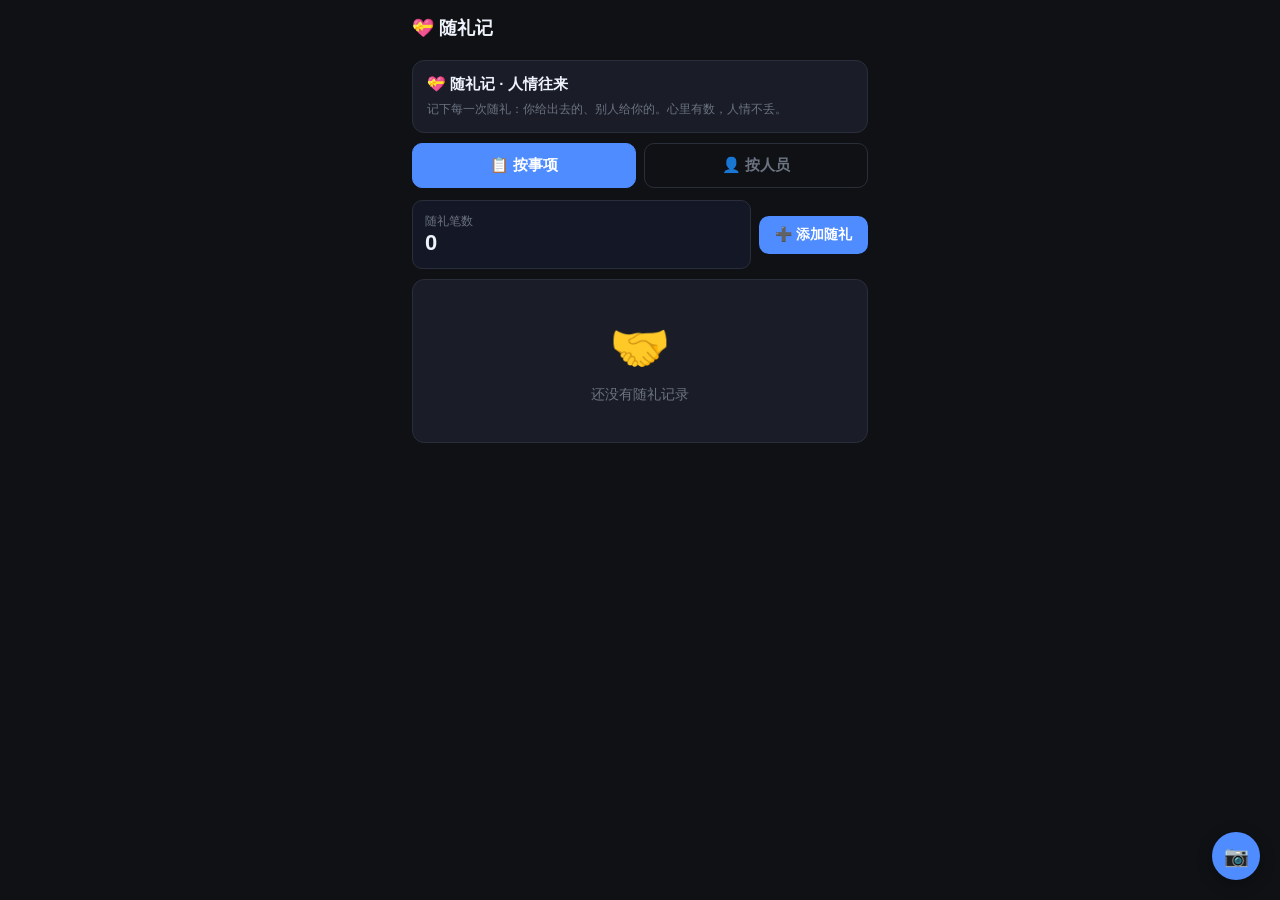
<file: suili/index.html>
<!DOCTYPE html>
<html lang="zh-CN">
<head>
<meta charset="utf-8">
<meta name="viewport" content="width=device-width,initial-scale=1,viewport-fit=cover">
<meta name="theme-color" content="#0f1115">
<link rel="manifest" href="manifest.webmanifest">
<link rel="stylesheet" href="css/suili.css">
<title>随礼记 · 人情往来小助手</title>
</head>
<body>
<header class="topbar"><div class="brand">💝 随礼记</div></header>
<nav class="tabs" id="tabs"></nav>
<main id="view"></main>
<button id="shareFab" class="fab" data-action="open-qr" title="分享">📷</button>
<script src="lib/qrcode.min.js"></script>
<script src="js/db.js"></script>
<script src="js/suili.js"></script>
</body>
</html>
</file>
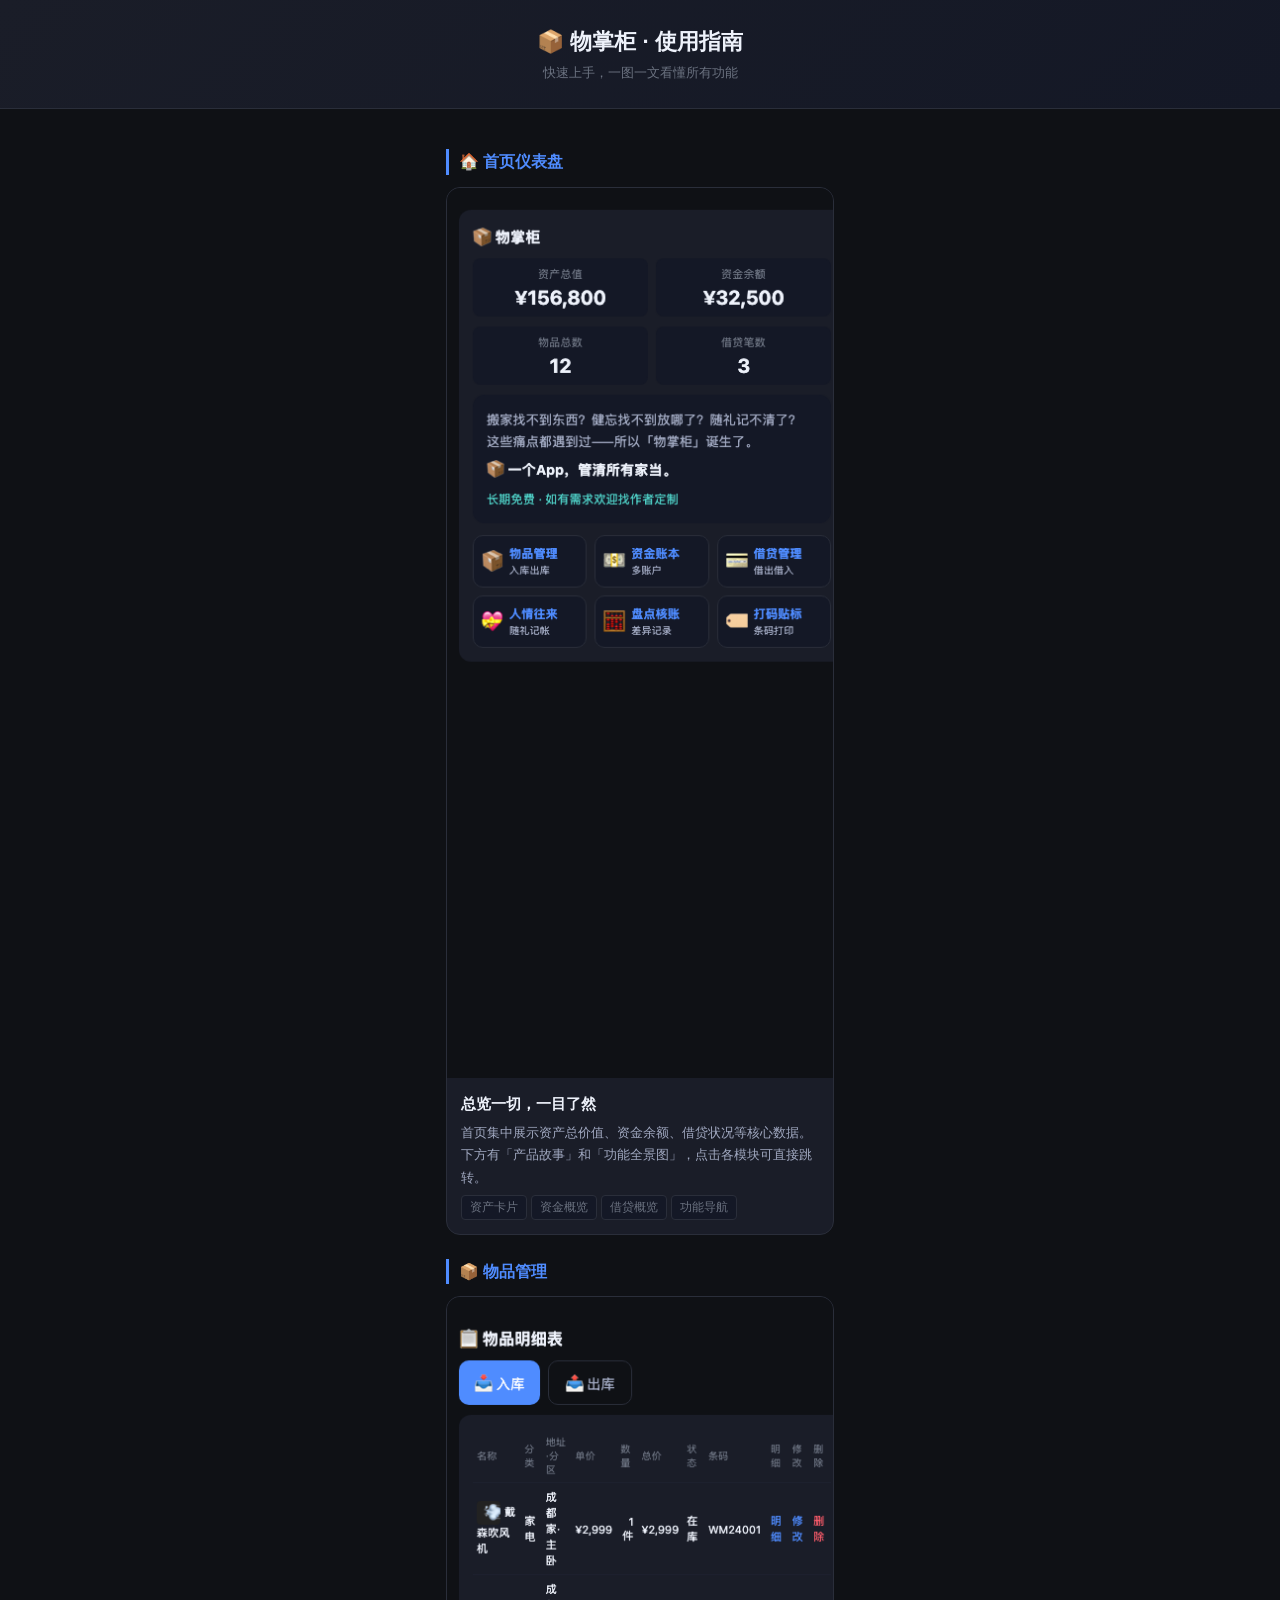
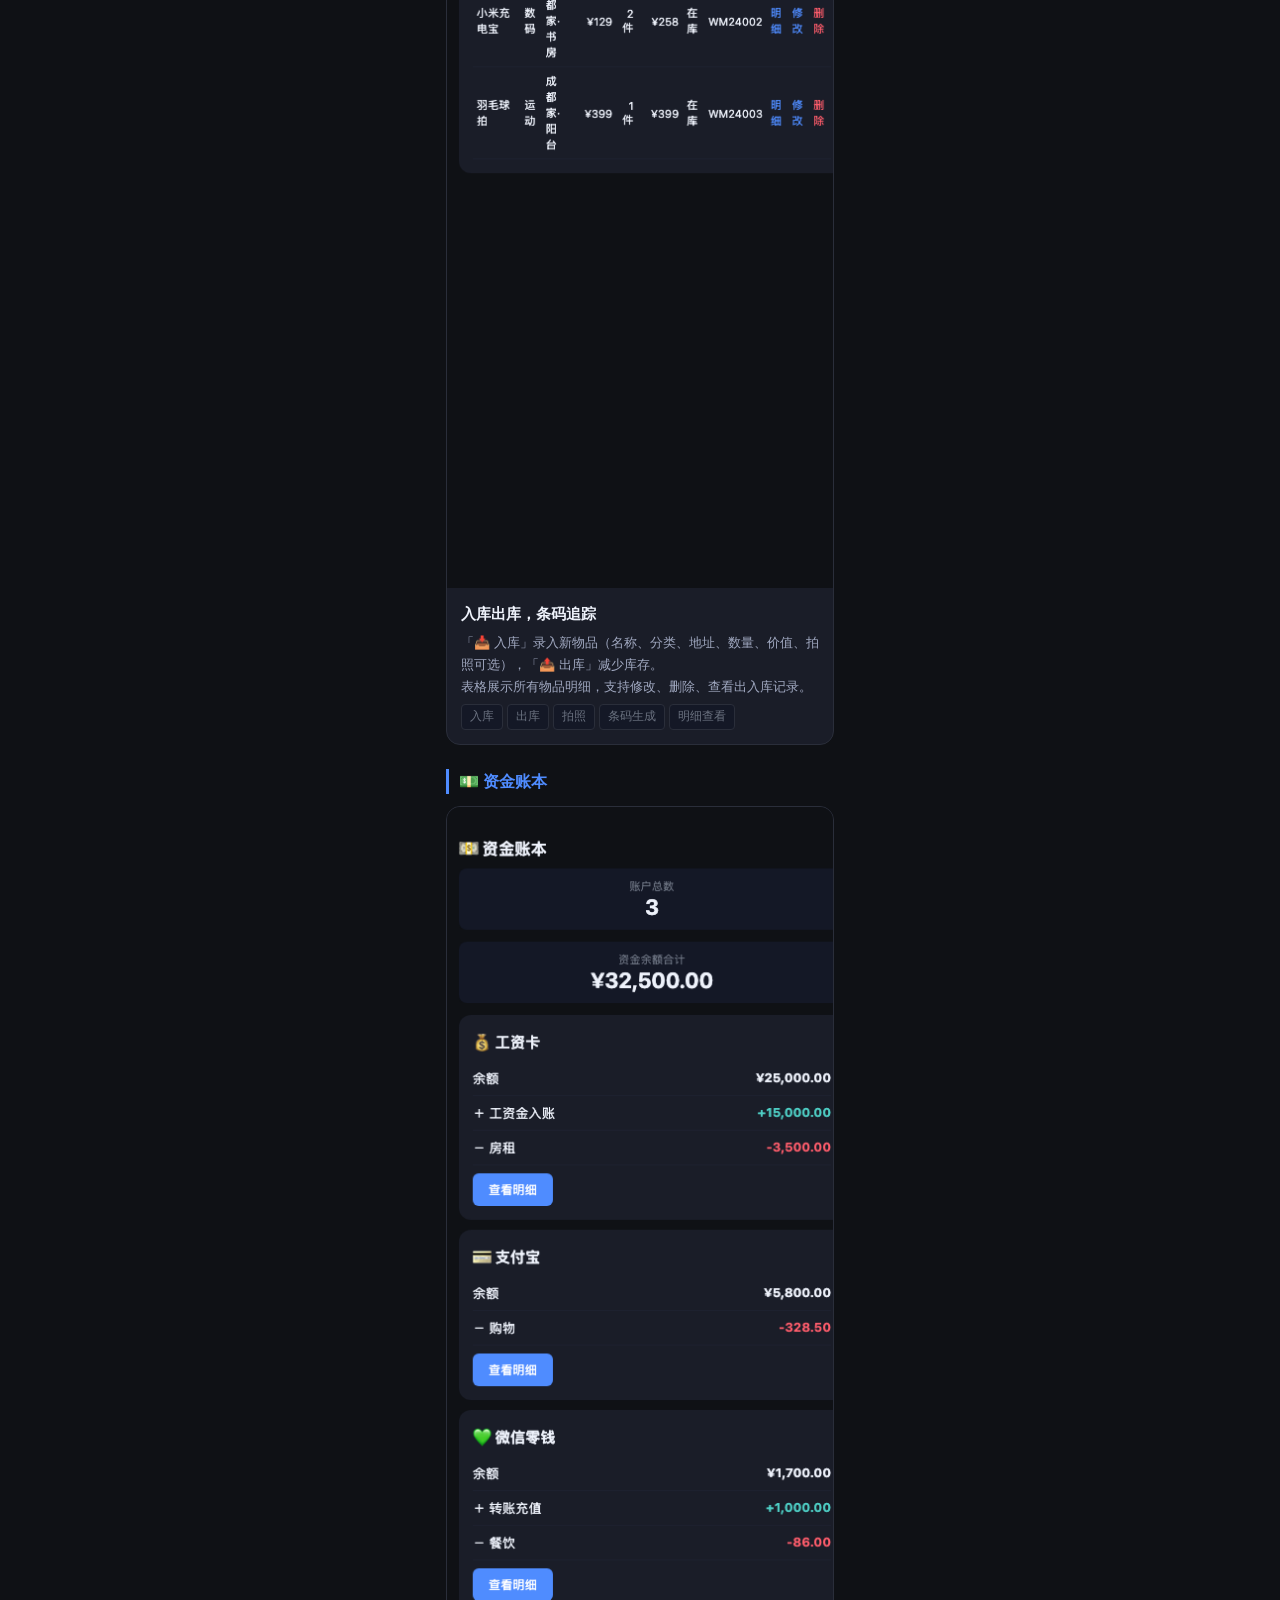
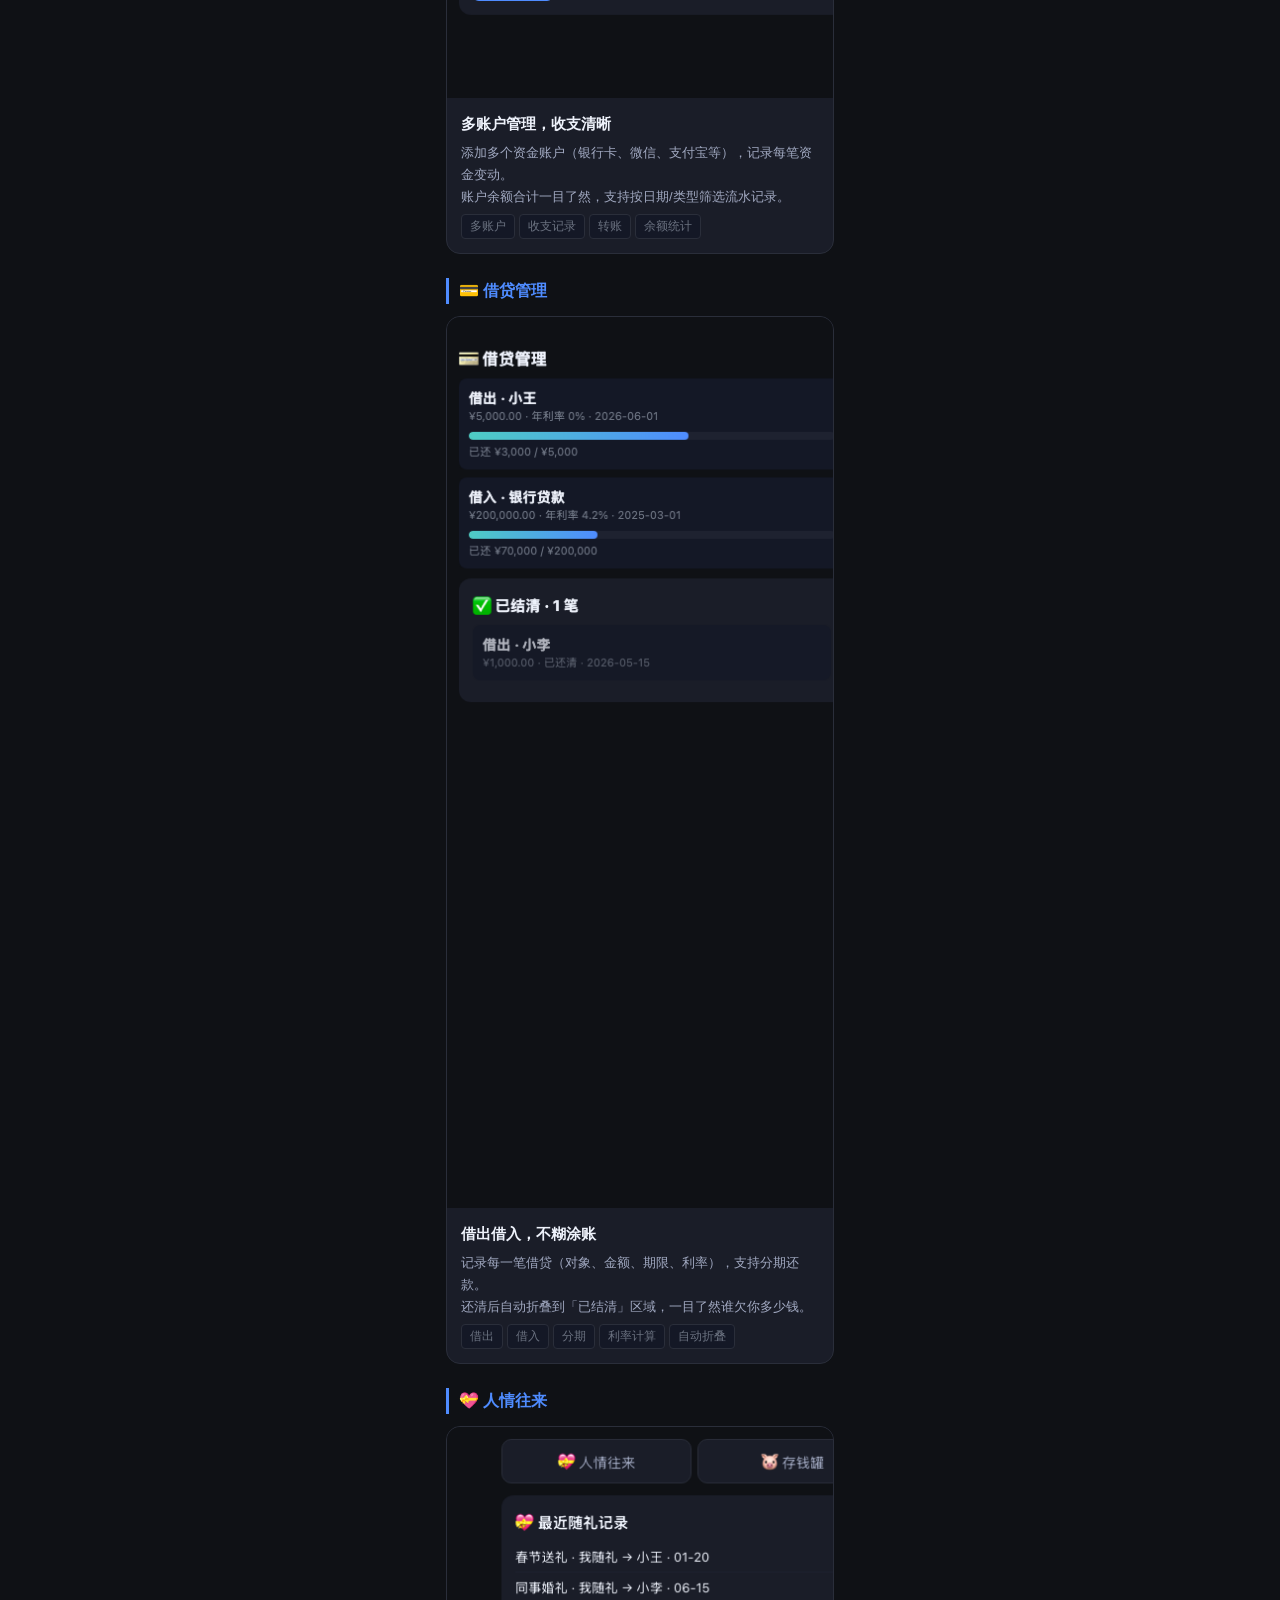
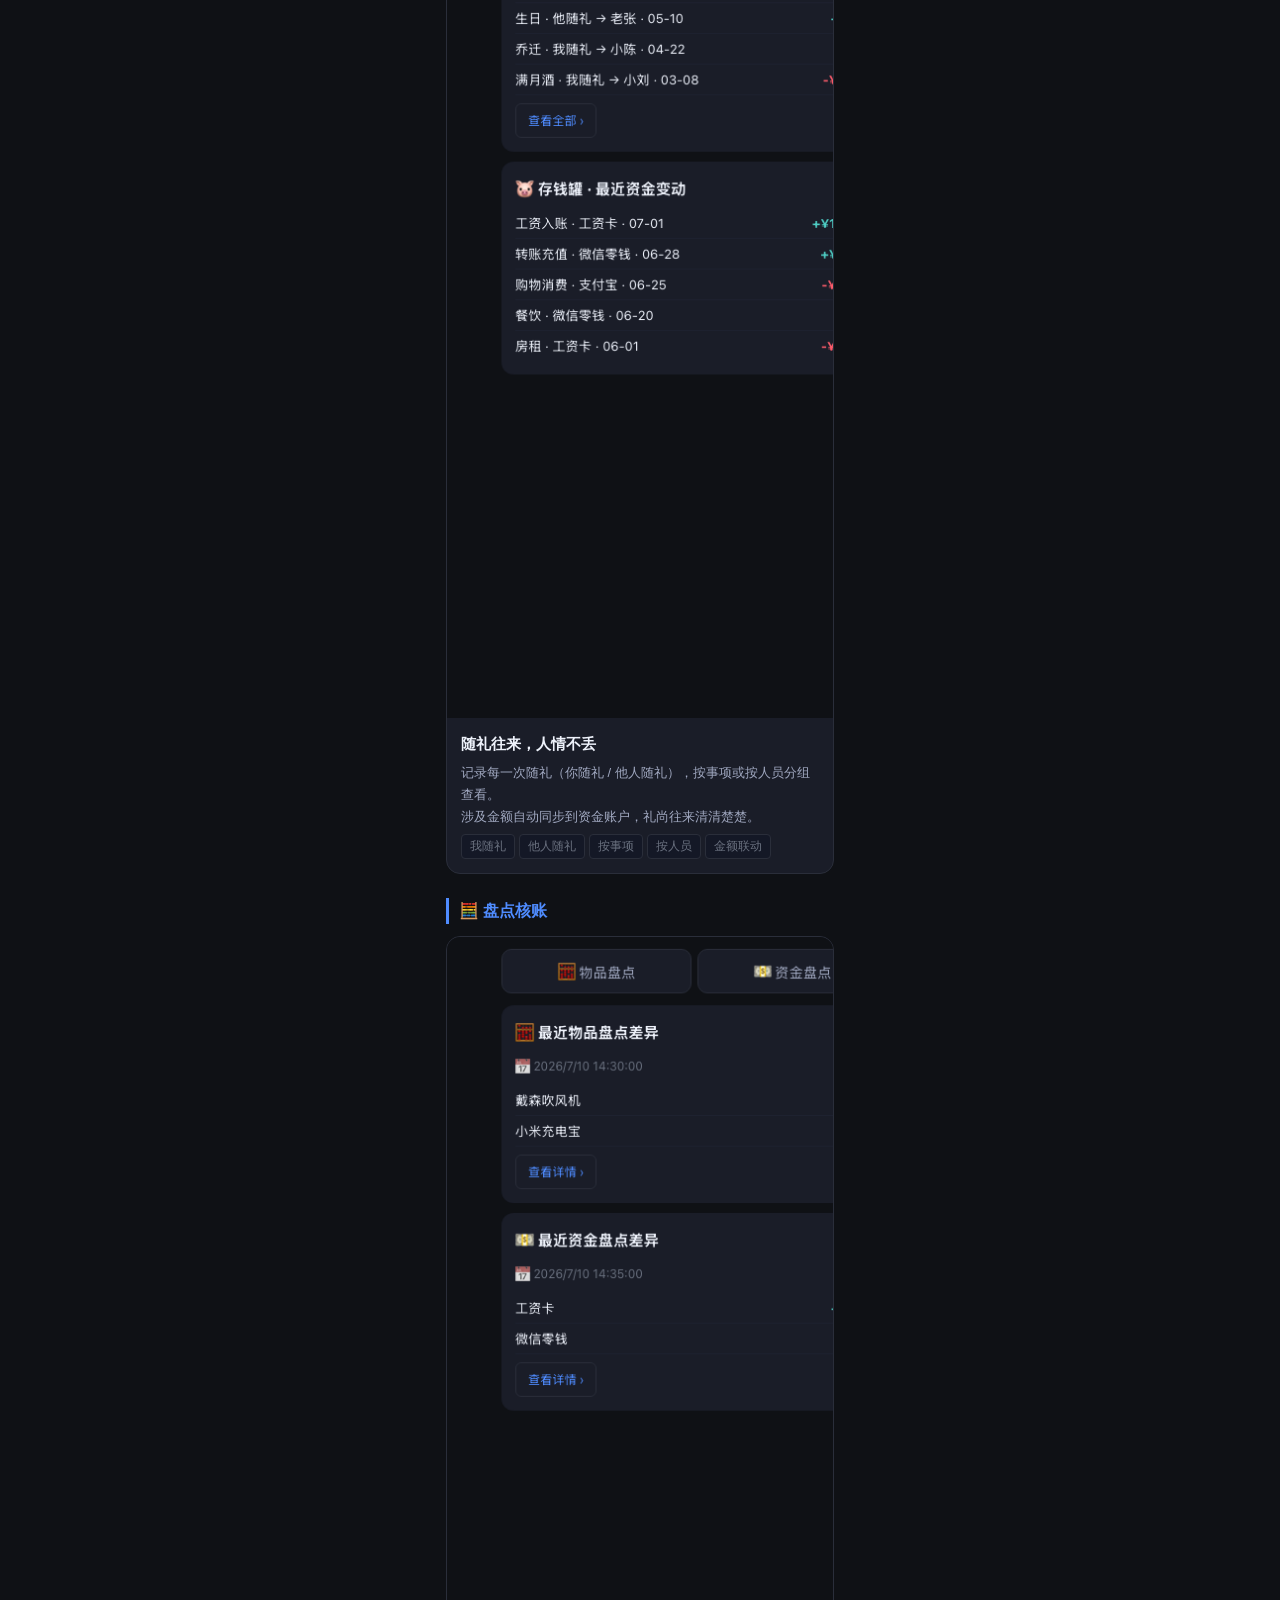
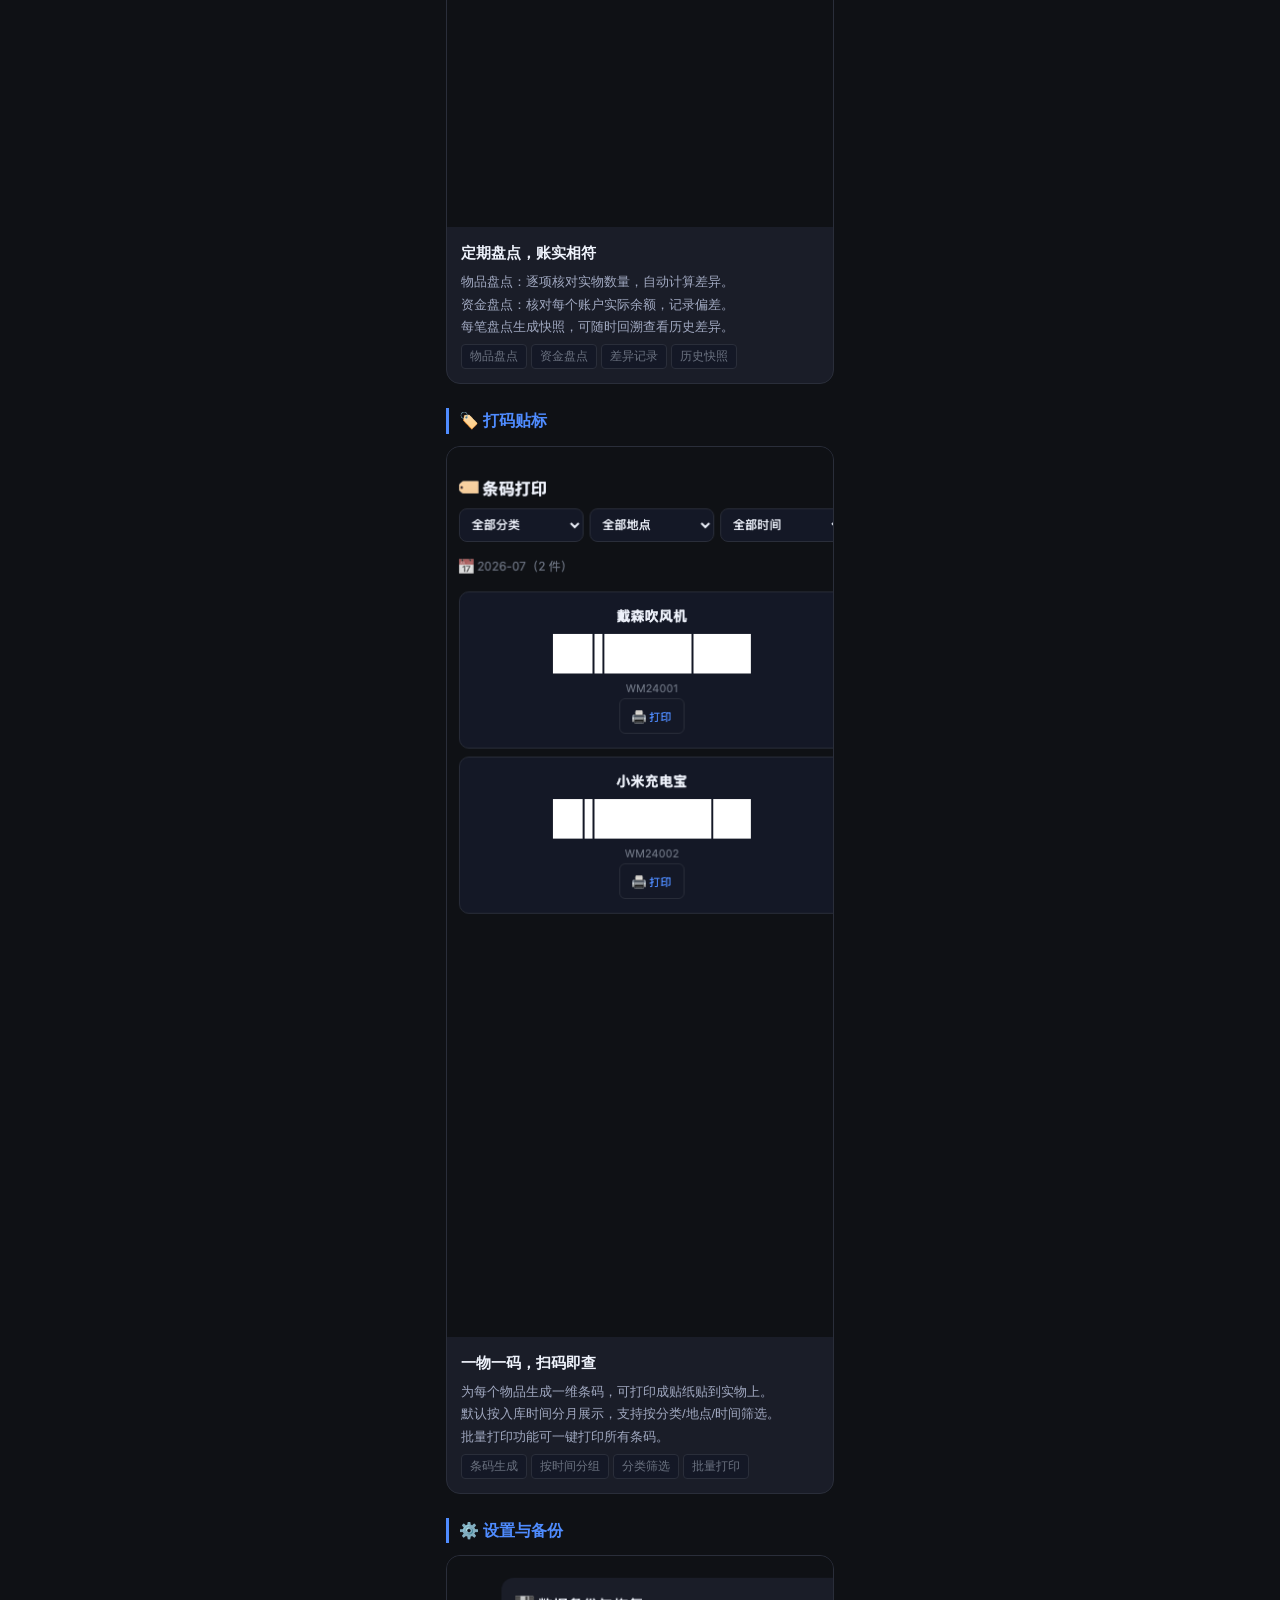
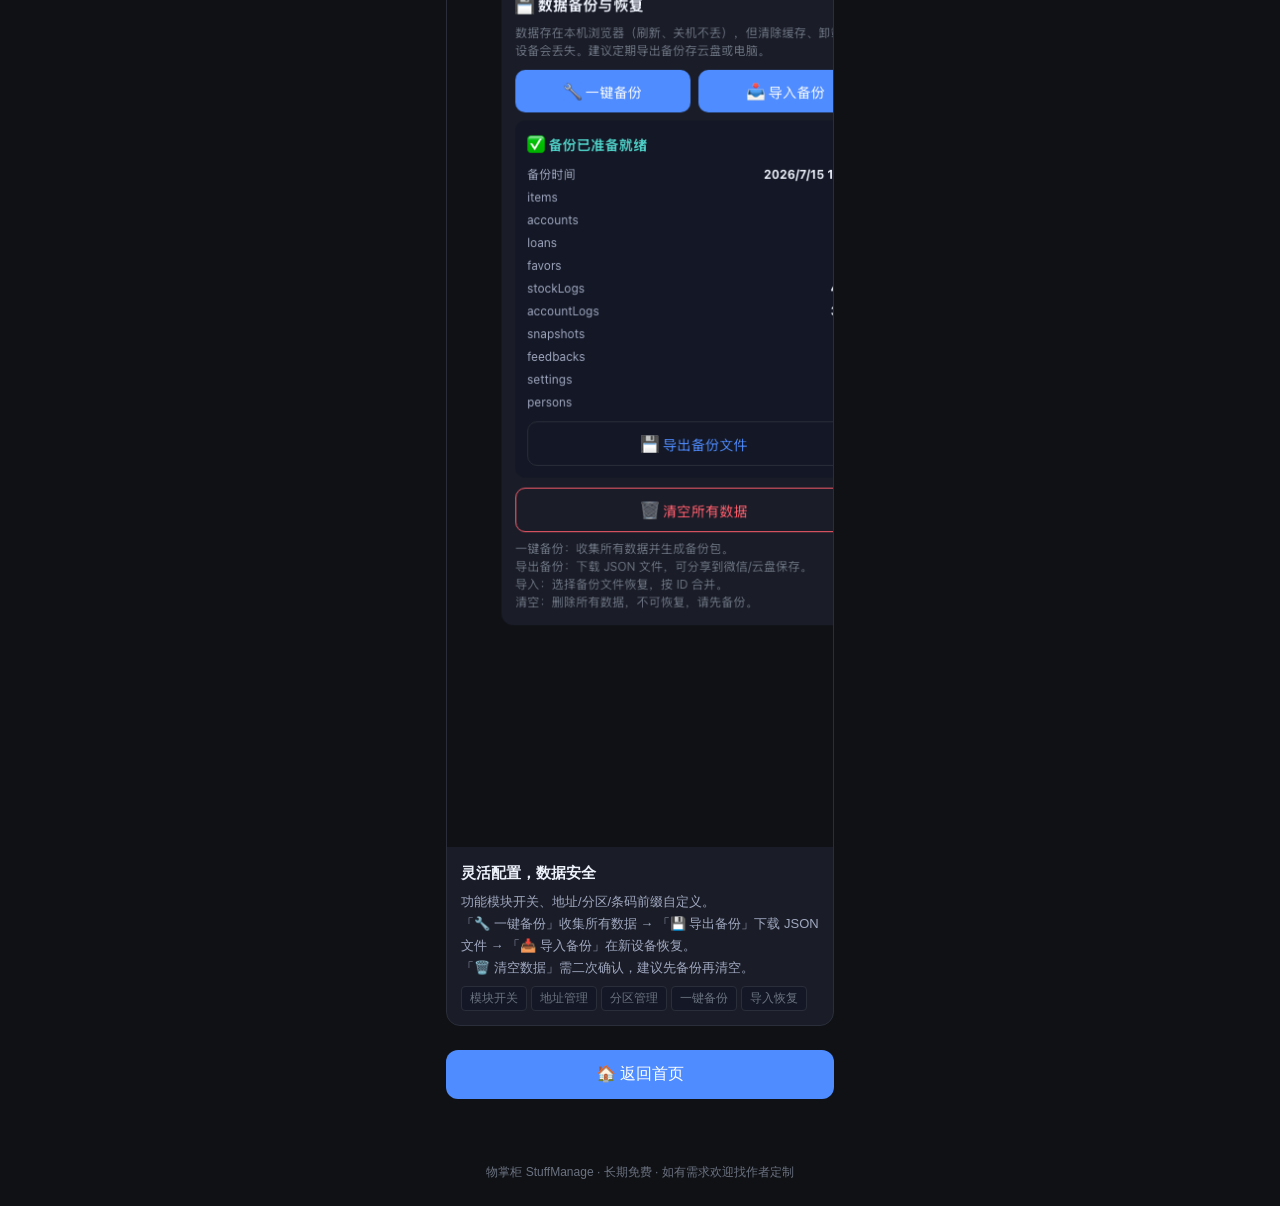
<file: guide.html>
<!DOCTYPE html>
<html lang="zh-CN">
<head><meta charset="utf-8"><meta name="viewport" content="width=device-width,initial-scale=1">
<title>物掌柜·使用指南</title>
<style>
*{box-sizing:border-box;margin:0;padding:0}
body{font-family:-apple-system,BlinkMacSystemFont,"PingFang SC","Helvetica Neue",sans-serif;background:#0f1115;color:#eef2fb;line-height:1.6}
header{background:linear-gradient(135deg,#1a1d28,#141826);padding:24px 16px;text-align:center;border-bottom:1px solid #2a2e3a;position:sticky;top:0;z-index:10}
header h1{font-size:22px;margin-bottom:4px}
header p{font-size:13px;color:#6b7280}
.guide{max-width:420px;margin:0 auto;padding:16px}
.section{margin:24px 0}
.section h2{font-size:16px;color:#4f8cff;margin-bottom:12px;padding-left:10px;border-left:3px solid #4f8cff}
.card{background:#1a1d28;border-radius:14px;overflow:hidden;margin-bottom:16px;border:1px solid #2a2e3a}
.card img{width:100%;display:block}
.card .txt{padding:14px}
.card .txt h3{font-size:15px;margin-bottom:6px}
.card .txt p{font-size:13px;color:#a0a8c0;line-height:1.7}
.features{font-size:12px;color:#6b7280;margin-top:6px;display:flex;flex-wrap:wrap;gap:4px}
.features span{background:#141826;padding:2px 8px;border-radius:4px;border:1px solid #2a2e3a}
.back-btn{display:block;width:100%;padding:14px;font-size:16px;background:#4f8cff;color:#fff;border:none;border-radius:12px;cursor:pointer;margin:24px 0;text-align:center}
footer{text-align:center;padding:24px 16px;font-size:12px;color:#6b7280}
</style></head>
<body>
<header>
  <h1>📦 物掌柜 · 使用指南</h1>
  <p>快速上手，一图一文看懂所有功能</p>
</header>
<div class="guide">

<div class="section"><h2>🏠 首页仪表盘</h2>
<div class="card">
<img src="shot_home.png" alt="首页">
<div class="txt">
  <h3>总览一切，一目了然</h3>
  <p>首页集中展示资产总价值、资金余额、借贷状况等核心数据。<br>下方有「产品故事」和「功能全景图」，点击各模块可直接跳转。</p>
  <div class="features"><span>资产卡片</span><span>资金概览</span><span>借贷概览</span><span>功能导航</span></div>
</div></div></div>

<div class="section"><h2>📦 物品管理</h2>
<div class="card">
<img src="shot_items.png" alt="物品页">
<div class="txt">
  <h3>入库出库，条码追踪</h3>
  <p>「📥 入库」录入新物品（名称、分类、地址、数量、价值、拍照可选），「📤 出库」减少库存。<br>表格展示所有物品明细，支持修改、删除、查看出入库记录。</p>
  <div class="features"><span>入库</span><span>出库</span><span>拍照</span><span>条码生成</span><span>明细查看</span></div>
</div></div></div>

<div class="section"><h2>💵 资金账本</h2>
<div class="card">
<img src="shot_funds.png" alt="资金页">
<div class="txt">
  <h3>多账户管理，收支清晰</h3>
  <p>添加多个资金账户（银行卡、微信、支付宝等），记录每笔资金变动。<br>账户余额合计一目了然，支持按日期/类型筛选流水记录。</p>
  <div class="features"><span>多账户</span><span>收支记录</span><span>转账</span><span>余额统计</span></div>
</div></div></div>

<div class="section"><h2>💳 借贷管理</h2>
<div class="card">
<img src="shot_loans.png" alt="借贷页">
<div class="txt">
  <h3>借出借入，不糊涂账</h3>
  <p>记录每一笔借贷（对象、金额、期限、利率），支持分期还款。<br>还清后自动折叠到「已结清」区域，一目了然谁欠你多少钱。</p>
  <div class="features"><span>借出</span><span>借入</span><span>分期</span><span>利率计算</span><span>自动折叠</span></div>
</div></div></div>

<div class="section"><h2>💝 人情往来</h2>
<div class="card">
<img src="shot_feature.png" alt="特色页">
<div class="txt">
  <h3>随礼往来，人情不丢</h3>
  <p>记录每一次随礼（你随礼 / 他人随礼），按事项或按人员分组查看。<br>涉及金额自动同步到资金账户，礼尚往来清清楚楚。</p>
  <div class="features"><span>我随礼</span><span>他人随礼</span><span>按事项</span><span>按人员</span><span>金额联动</span></div>
</div></div></div>

<div class="section"><h2>🧮 盘点核账</h2>
<div class="card">
<img src="shot_inventory.png" alt="盘点页">
<div class="txt">
  <h3>定期盘点，账实相符</h3>
  <p>物品盘点：逐项核对实物数量，自动计算差异。<br>资金盘点：核对每个账户实际余额，记录偏差。<br>每笔盘点生成快照，可随时回溯查看历史差异。</p>
  <div class="features"><span>物品盘点</span><span>资金盘点</span><span>差异记录</span><span>历史快照</span></div>
</div></div></div>

<div class="section"><h2>🏷️ 打码贴标</h2>
<div class="card">
<img src="shot_locate.png" alt="打码页">
<div class="txt">
  <h3>一物一码，扫码即查</h3>
  <p>为每个物品生成一维条码，可打印成贴纸贴到实物上。<br>默认按入库时间分月展示，支持按分类/地点/时间筛选。<br>批量打印功能可一键打印所有条码。</p>
  <div class="features"><span>条码生成</span><span>按时间分组</span><span>分类筛选</span><span>批量打印</span></div>
</div></div></div>

<div class="section"><h2>⚙️ 设置与备份</h2>
<div class="card">
<img src="shot_settings.png" alt="设置页">
<div class="txt">
  <h3>灵活配置，数据安全</h3>
  <p>功能模块开关、地址/分区/条码前缀自定义。<br>「🔧 一键备份」收集所有数据 → 「💾 导出备份」下载 JSON 文件 → 「📥 导入备份」在新设备恢复。<br>「🗑️ 清空数据」需二次确认，建议先备份再清空。</p>
  <div class="features"><span>模块开关</span><span>地址管理</span><span>分区管理</span><span>一键备份</span><span>导入恢复</span></div>
</div></div></div>

<button class="back-btn" onclick="if(window.parent!==window){window.parent.postMessage({action:'navigate',tab:'home'},'*')}else{location.href='index.html'}">🏠 返回首页</button>
</div>
<footer>
  物掌柜 StuffManage · 长期免费 · 如有需求欢迎找作者定制
</footer>
</body>
</html>
</file>
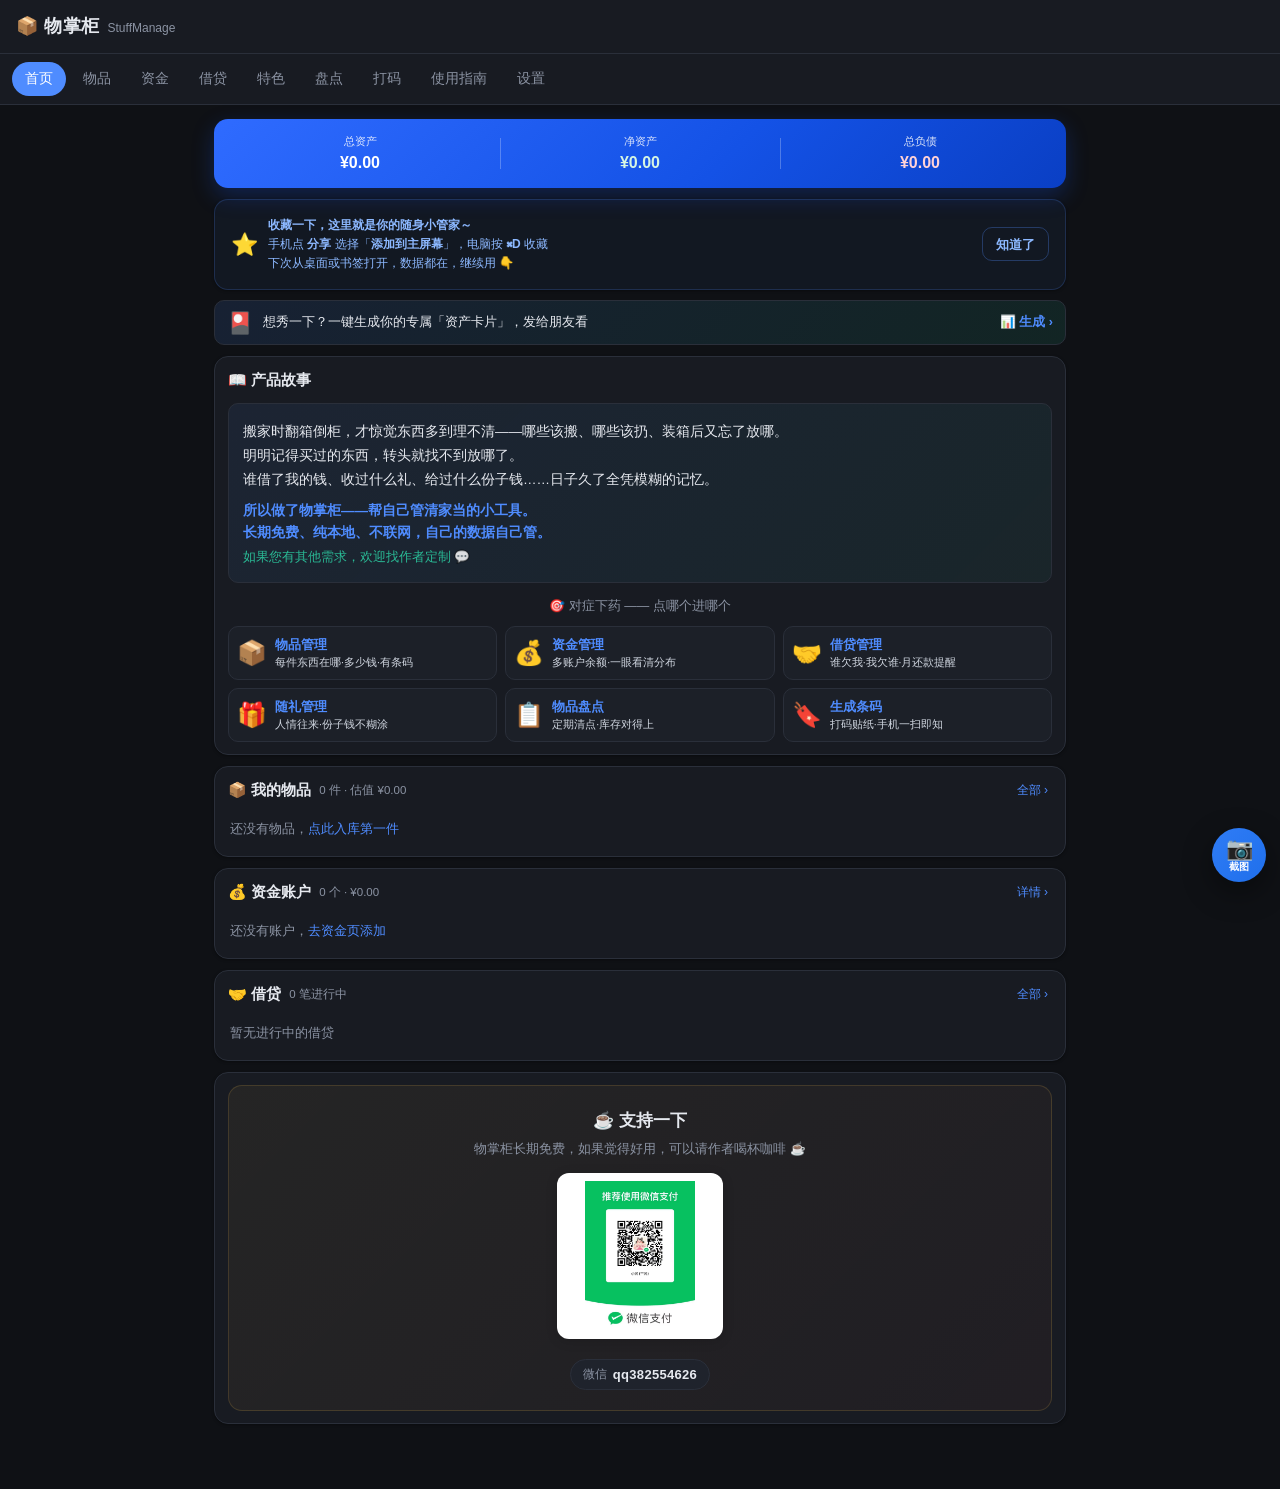
<file: install.html>
<!DOCTYPE html>
<html><head><meta charset="utf-8"><meta name="viewport" content="width=device-width,initial-scale=1">
<meta name="theme-color" content="#0f1115"><link rel="manifest" href="manifest.webmanifest">
<title>物掌柜</title>
<style>*{margin:0;padding:0}body{background:#0f1115;display:flex;align-items:center;justify-content:center;min-height:100vh;font-family:-apple-system,sans-serif}
.c{text-align:center;color:#a0a8c0;font-size:14px}
.c h1{font-size:64px;margin-bottom:12px}</style></head>
<body><div class="c"><h1>📦</h1>正在打开物掌柜…<br><span style="font-size:12px;color:#6b7280">收藏一下，下次直接用</span></div>
<script>if('serviceWorker' in navigator){navigator.serviceWorker.register('sw.js')}setTimeout(function(){location.replace('index.html')},600)</script>
</body></html>
</file>
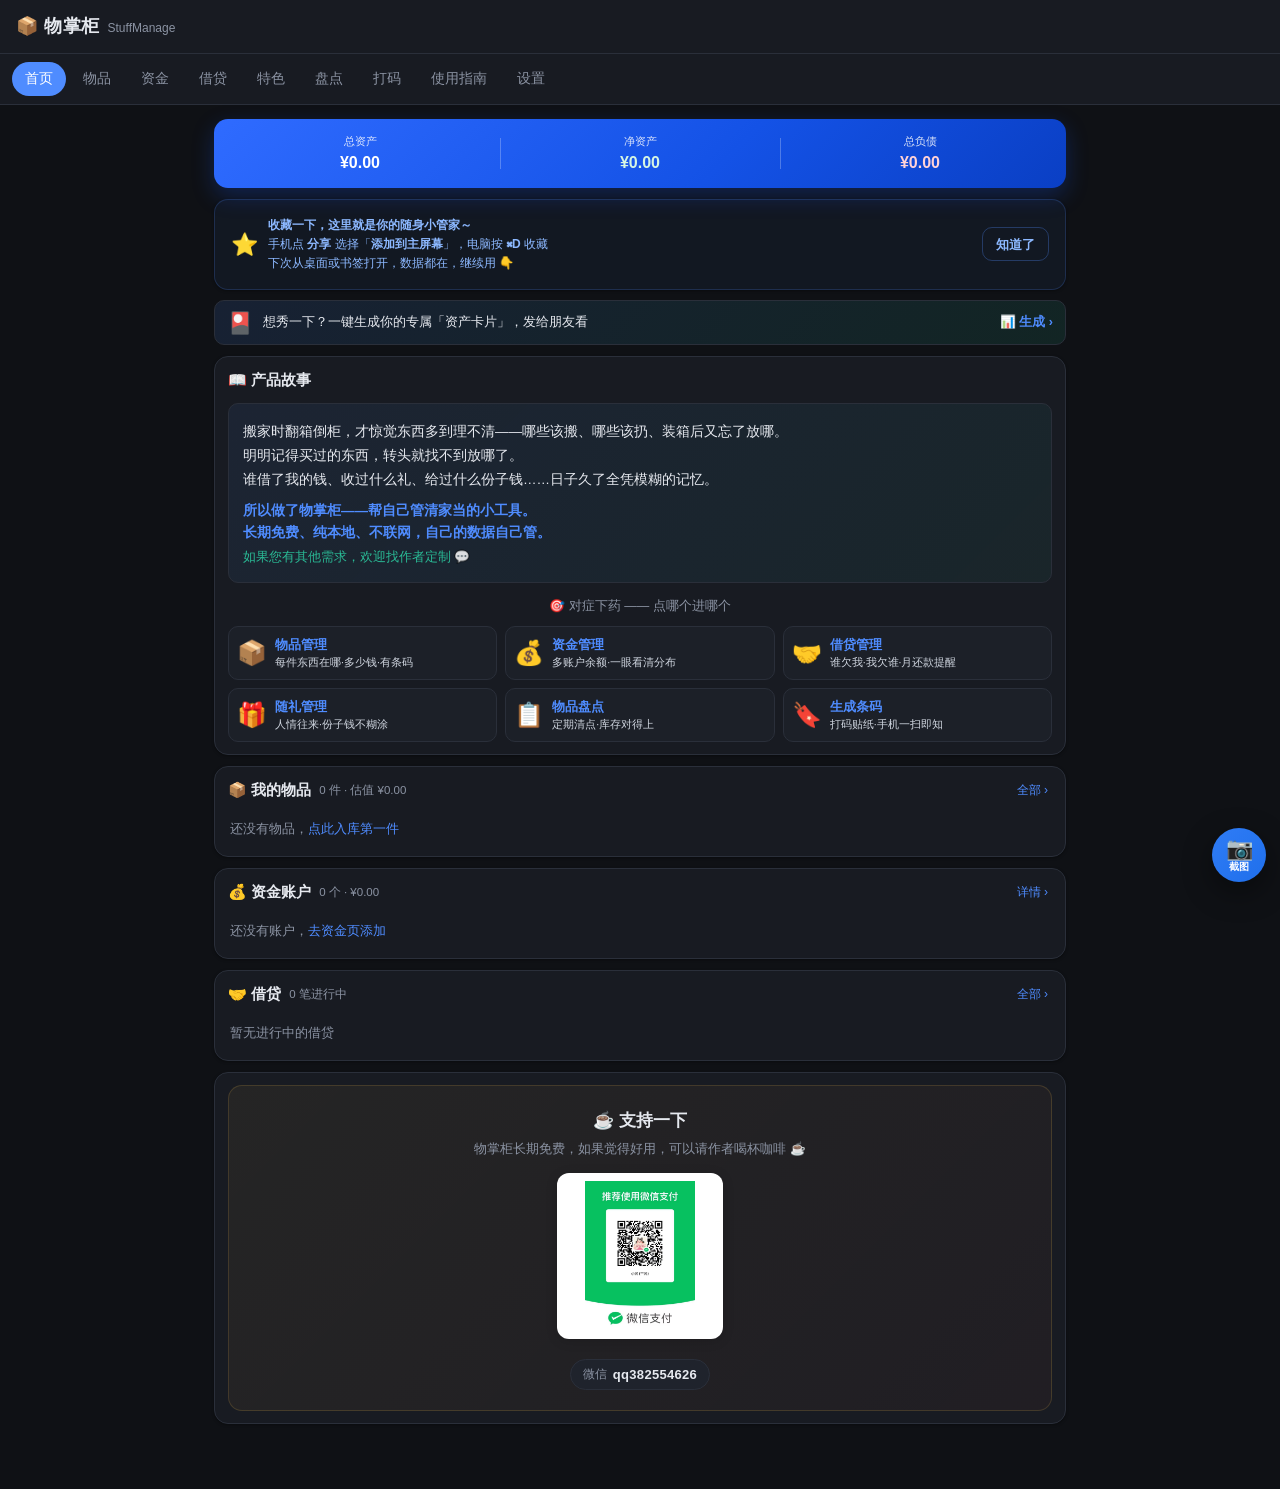
<file: 物掌柜安装工具.html>
<!DOCTYPE html>
<html><head><meta charset="utf-8"><meta name="viewport" content="width=device-width,initial-scale=1">
<title>安装物掌柜</title>
<style>
*{margin:0;padding:0;box-sizing:border-box}
body{background:#0f1115;color:#eef2fb;font-family:-apple-system,BlinkMacSystemFont,sans-serif;display:flex;align-items:center;justify-content:center;min-height:100vh}
.c{text-align:center;animation:pulse 1.5s infinite}
@keyframes pulse{0%,100%{opacity:.6}50%{opacity:1}}
.c h1{font-size:64px;margin-bottom:12px}
.c p{font-size:14px;color:#a0a8c0}
</style></head>
<body>
<div class="c"><h1>📦</h1><p>正在打开安装页面…</p></div>
<script>
location.replace('https://446968488.github.io/wuzhanggui/install.html');
</script>
</body>
</html>
</file>
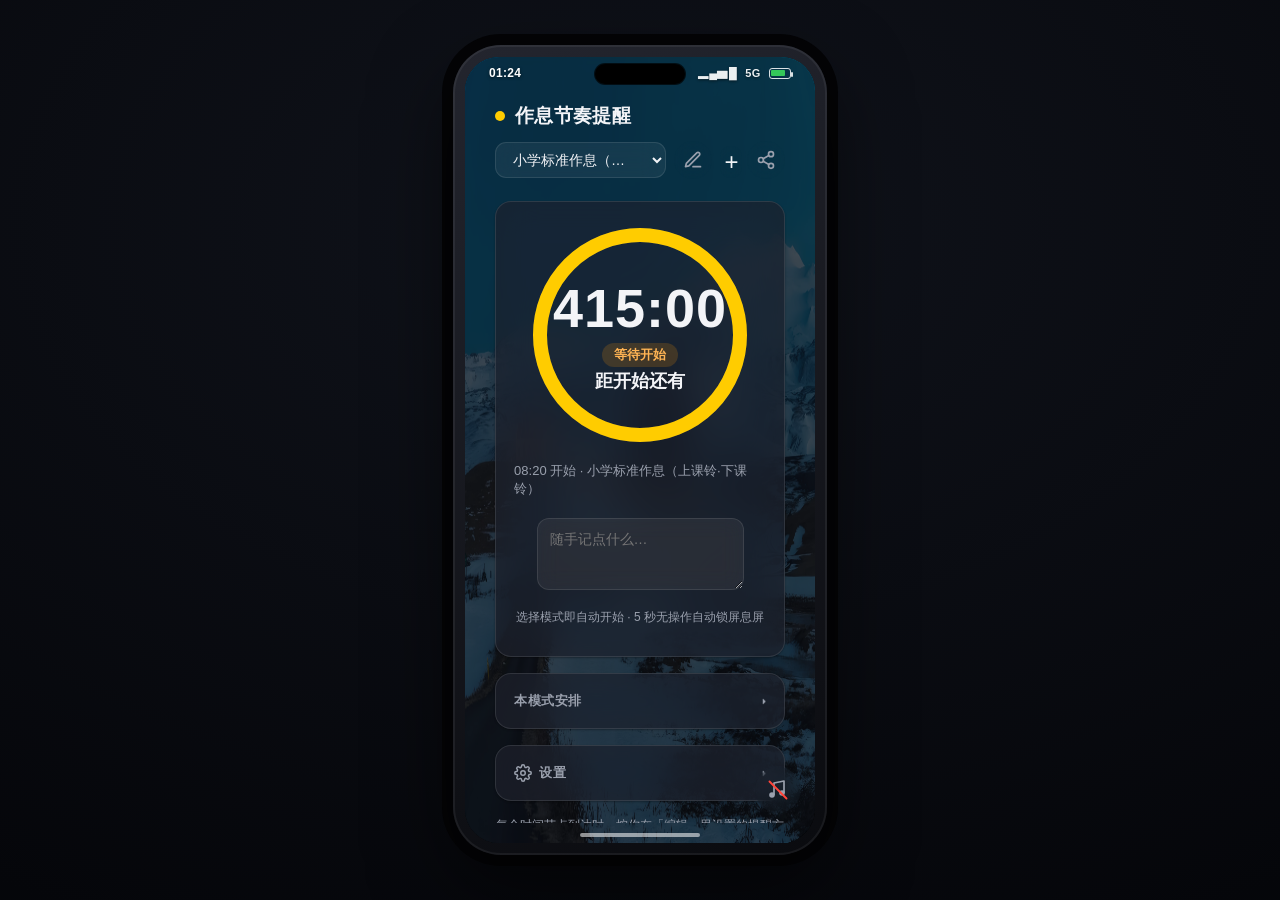
<file: bell/install.html>
<!DOCTYPE html>
<html><head><meta charset="utf-8"><meta name="viewport" content="width=device-width,initial-scale=1">
<meta name="theme-color" content="#05060a"><link rel="manifest" href="manifest.webmanifest">
<title>作息节奏提醒</title>
<style>*{margin:0;padding:0}body{background:#05060a;display:flex;align-items:center;justify-content:center;min-height:100vh;font-family:-apple-system,sans-serif}
.c{text-align:center;color:#9aa0ad;font-size:14px}
.c h1{font-size:52px;margin-bottom:10px}</style></head>
<body><div class="c"><h1>🔔</h1>正在打开校园铃…<br><span style="font-size:12px;color:#6b7280">收藏一下，下次直接用</span></div>
<script>if('serviceWorker' in navigator){navigator.serviceWorker.register('sw.js')}setTimeout(function(){location.replace('index.html')},600)</script>
</body></html>
</file>
<file: css/styles.css>
:root {
  --bg: #0f1115;
  --panel: #181b22;
  --panel-2: #1f232c;
  --border: #2a2f3a;
  --border-faint: #232831;
  --text: #e6e9ef;
  --muted: #8b93a3;
  --accent: #4f8cff;
  --accent-2: #2dd4a7;
  --danger: #ff5d6c;
  --warn: #ffb454;
  --radius: 14px;

  /* ---- 统一设计令牌 ---- */
  --radius-sm: 10px;
  --radius-lg: 18px;
  --btn-h: 44px;          /* 主按钮标准高度（触控友好） */
  --btn-h-sm: 34px;       /* 小按钮 / 操作按钮标准高度 */
  --btn-pad: 0 18px;
  --btn-pad-sm: 0 13px;
  --btn-radius: 10px;
  --gap: 12px;
  --card-pad: 16px;
  --shadow-1: 0 1px 3px rgba(0,0,0,.35);
  --shadow-2: 0 10px 30px rgba(0,0,0,.42);
  --maxw: 880px;
}

* { box-sizing: border-box; }
html, body { margin: 0; padding: 0; }
body {
  background: var(--bg);
  color: var(--text);
  font-family: -apple-system, BlinkMacSystemFont, "Segoe UI", "PingFang SC", "Microsoft YaHei", sans-serif;
  font-size: 14px;
  line-height: 1.5;
  -webkit-text-size-adjust: 100%;
}

/* 顶栏 */
.topbar {
  display: flex; align-items: center; justify-content: space-between;
  padding: 13px 16px; border-bottom: 1px solid var(--border);
  background: var(--panel); position: sticky; top: 0; z-index: 20;
}
.brand { font-size: 18px; font-weight: 700; letter-spacing: .5px; display: flex; align-items: baseline; gap: 8px; }
.brand-en { font-size: 12px; font-weight: 500; color: var(--muted); letter-spacing: 0; }
.badge {
  font-size: 12px; padding: 3px 10px; border-radius: 999px;
  background: rgba(45,212,167,.15); color: var(--accent-2);
  border: 1px solid rgba(45,212,167,.3);
}
.badge.hidden, .hidden { display: none !important; }
.muted { color: var(--muted); }

/* 模块 Tab（动态渲染） */
.tabs {
  display: flex; gap: 4px; padding: 8px 12px; border-bottom: 1px solid var(--border);
  background: var(--panel); position: sticky; top: 53px; z-index: 19; overflow-x: auto;
  -webkit-overflow-scrolling: touch;
}
.tabs button {
  background: transparent; color: var(--muted); border: none; cursor: pointer;
  padding: 8px 13px; border-radius: 999px; font-size: 14px; white-space: nowrap;
  flex: 0 0 auto; transition: background .15s;
}
.tabs button.active { background: var(--accent); color: #fff; }
.tabs button:hover:not(.active) { color: var(--text); }

main { padding: 14px; max-width: var(--maxw); margin: 0 auto 40px; }

/* 卡片 */
.card {
  background: var(--panel); border: 1px solid var(--border);
  border-radius: var(--radius); padding: var(--card-pad); margin-bottom: 14px;
  box-shadow: var(--shadow-1);
}
.card h3 { margin: 0 0 12px; font-size: 15px; display: flex; align-items: center; gap: 6px; }
.card .hint { color: var(--muted); font-size: 12px; margin: -4px 0 12px; line-height: 1.6; }

/* 表单 */
label { display: block; margin-bottom: 12px; font-size: 13px; color: var(--muted); }
input, select, textarea {
  width: 100%; margin-top: 6px; padding: 10px 11px;
  background: var(--panel-2); border: 1px solid var(--border);
  border-radius: var(--radius-sm); color: var(--text); font-size: 14px; font-family: inherit;
}
input:focus, select:focus, textarea:focus { outline: none; border-color: var(--accent); }
textarea { resize: vertical; min-height: 56px; }
.row { display: flex; gap: 10px; }
.row > * { flex: 1; min-width: 0; }
/* 行内的按钮（如设置页「添加」「保存」）按内容宽度，不拉伸 */
.row > button, .row > .btn { flex: 0 0 auto; }
.check { display: flex; align-items: center; gap: 8px; color: var(--text); font-size: 14px; }
.check input { width: auto; margin: 0; }

/* ============================================================
   统一按钮系统
   主按钮(.btn) 实心强调色；次级(.secondary/.ghost) 描边；
   危险(.danger) 红色描边。所有按钮高度/圆角/内边距统一。
   ============================================================ */
button.btn {
  display: inline-flex; align-items: center; justify-content: center; gap: 6px;
  height: var(--btn-h); padding: var(--btn-pad);
  background: var(--accent); color: #fff; border: 1px solid transparent; cursor: pointer;
  border-radius: var(--btn-radius); font-size: 14px; font-weight: 600; font-family: inherit;
  line-height: 1; white-space: nowrap; transition: filter .15s, transform .05s;
}
button.btn:hover { filter: brightness(1.08); }
button.btn:active { transform: translateY(1px); }
button.btn.secondary { background: var(--panel-2); border: 1px solid var(--border); color: var(--text); }
button.btn.ghost { background: transparent; border: 1px solid var(--border); color: var(--muted); }
button.btn.danger { background: transparent; border: 1px solid rgba(255,93,108,.45); color: var(--danger); }
button.btn.full { width: 100%; }
button.btn:disabled { opacity: .5; cursor: not-allowed; }
button.link { background: none; border: none; color: var(--accent); cursor: pointer; font-size: 13px; padding: 0; }

/* 小号按钮（列表内操作、表单内按钮） */
button.btn.sm {
  height: var(--btn-h-sm); padding: var(--btn-pad-sm); font-size: 13px; border-radius: var(--btn-radius);
  font-weight: 600;
}

/* 顶部模块分段切换 / 整宽双按钮 */
.inv-seg { display: flex; gap: 8px; }
.inv-seg button {
  flex: 1; padding: 12px 10px; border-radius: var(--radius-sm); cursor: pointer;
  background: transparent; border: 1px solid var(--border); color: var(--muted);
  font-size: 15px; font-weight: 600; transition: .15s;
}
.inv-seg button.active { background: var(--accent); color: #fff; border-color: var(--accent); }
.inv-seg button:hover:not(.active) { color: var(--text); }

/* 胶囊分段切换 */
.seg { display: inline-flex; background: var(--panel-2); border: 1px solid var(--border); border-radius: 999px; padding: 3px; }
.seg button { background: transparent; border: none; color: var(--muted); padding: 6px 13px; border-radius: 999px; cursor: pointer; font-size: 13px; }
.seg button.active { background: var(--accent); color: #fff; }

/* ===== 首页（仿支付宝理财排版） ===== */

/* ===== 首页（物品管家 · 信息密集） ===== */
/* 顶部概览条：紧凑三栏，不空散 */
.home-summary {
  display: flex; background: linear-gradient(135deg, #2f6bff 0%, #1452e6 60%, #0a3fc4 100%);
  border-radius: var(--radius); padding: 14px 6px; margin-bottom: 11px; color: #fff;
  box-shadow: 0 8px 22px rgba(20,82,230,.28);
}
.hs-item { flex: 1; text-align: center; position: relative; }
.hs-item + .hs-item::before { content: ''; position: absolute; left: 0; top: 12%; height: 76%; width: 1px; background: rgba(255,255,255,.25); }
.hs-item span { display: block; font-size: 11px; opacity: .85; margin-bottom: 3px; }
.hs-item b { font-size: 16px; font-weight: 800; font-variant-numeric: tabular-nums; overflow-wrap: anywhere; word-break: break-word; line-height: 1.15; }
.hs-item b.pos { color: #d6f5e3; }
.hs-item b.neg { color: #ffd2d7; }

/* 区块通用容器 */
.sec { background: var(--panel); border: 1px solid var(--border); border-radius: var(--radius); padding: 12px 13px; margin-bottom: 11px; box-shadow: var(--shadow-1); overflow: hidden; }
.sec-head { display: flex; align-items: center; gap: 8px; margin-bottom: 11px; }
.sec-title { font-size: 15px; font-weight: 700; flex: 0 0 auto; }
.sec-meta { font-size: 11.5px; color: var(--muted); flex: 1 1 auto; min-width: 0; overflow: hidden; text-overflow: ellipsis; white-space: nowrap; }
.sec-more { font-size: 12px; color: var(--accent); background: none; border: none; padding: 2px 4px; cursor: pointer; flex: 0 0 auto; }
.sec-more:hover { opacity: .8; }
.sec-empty { font-size: 13px; color: var(--muted); padding: 6px 2px; }
.link-btn { color: var(--accent); background: none; border: none; padding: 0; cursor: pointer; font-size: 13px; }
.sec-foot { margin-top: 10px; }

/* 物品网格（核心，铺满） */
.item-grid { display: grid; grid-template-columns: repeat(3, 1fr); gap: 10px; }
.item-card {
  text-align: left; background: var(--panel-2); border: 1px solid var(--border);
  border-radius: var(--radius-sm); padding: 10px; cursor: pointer; min-width: 0;
  display: flex; flex-direction: column; gap: 7px; transition: border-color .15s, transform .05s;
}
.item-card:active { transform: scale(.985); border-color: var(--accent); }
.item-top { display: flex; gap: 9px; align-items: center; min-width: 0; }
.item-thumb { width: 44px; height: 44px; border-radius: 9px; object-fit: cover; flex: 0 0 auto; background: var(--border); }
.item-ph { display: flex; align-items: center; justify-content: center; font-size: 21px; }
.item-head { min-width: 0; flex: 1; }
.item-name { font-size: 13.5px; font-weight: 700; white-space: nowrap; overflow: hidden; text-overflow: ellipsis; }
.item-cat { display: inline-block; margin-top: 3px; font-size: 10.5px; color: var(--muted); background: var(--border-faint); border-radius: 6px; padding: 1px 7px; }
.item-loc { font-size: 11px; color: var(--muted); white-space: nowrap; overflow: hidden; text-overflow: ellipsis; }
.item-foot { display: flex; align-items: baseline; justify-content: space-between; gap: 6px; }
.item-foot b { font-size: 14px; font-weight: 800; color: var(--accent-2); font-variant-numeric: tabular-nums; overflow-wrap: anywhere; }
.item-foot span { font-size: 10.5px; color: var(--muted); flex-shrink: 0; }

/* 资金账户列表（与物品平等位置） */
.fund-list { display: flex; flex-direction: column; }
.fund-row { display: flex; align-items: center; gap: 10px; padding: 9px 4px; border-bottom: 1px solid var(--border-faint); cursor: pointer; }
.fund-row:last-child { border-bottom: none; }
.fund-row:active { background: var(--panel-2); }
.fund-ico { flex: 0 0 auto; width: 30px; height: 30px; border-radius: 9px; background: rgba(79,140,255,.12); color: var(--accent); display: flex; align-items: center; justify-content: center; font-size: 15px; }
.fund-main { flex: 0 0 auto; min-width: 70px; max-width: 120px; }
/* 行内数据条（资金账户 / 借贷共用） */
.row-bar { flex: 1; min-width: 30px; height: 10px; background: var(--panel-2); border-radius: 5px; overflow: hidden; }
.row-fill { height: 100%; border-radius: 5px; transition: width .4s ease; min-width: 2px; }
.fund-name { font-size: 13.5px; font-weight: 600; white-space: nowrap; overflow: hidden; text-overflow: ellipsis; }
.fund-sub { font-size: 11px; color: var(--muted); white-space: nowrap; overflow: hidden; text-overflow: ellipsis; }
.fund-bal { font-size: 14px; font-weight: 700; font-variant-numeric: tabular-nums; flex-shrink: 0; }

/* 功能网格（体现功能 + 适用人群） */
.func-grid { display: grid; grid-template-columns: repeat(3, 1fr); gap: 9px; }
.func-cell {
  display: flex; flex-direction: column; align-items: flex-start; gap: 3px; text-align: left;
  background: var(--panel-2); border: 1px solid var(--border); border-radius: var(--radius-sm);
  padding: 11px 10px; cursor: pointer; min-width: 0; transition: border-color .15s, transform .05s;
}
.func-cell:active { transform: scale(.985); border-color: var(--accent); }
.func-ico { font-size: 20px; line-height: 1; }
.func-name { font-size: 13px; font-weight: 700; }
.func-desc { font-size: 11px; color: #b6bdc9; line-height: 1.35; }
.slogan { margin-top: 11px; font-size: 12px; color: #c2c9d4; line-height: 1.6; text-align: center; padding: 9px 6px; background: var(--panel-2); border-radius: var(--radius-sm); }

/* 产品故事 + 思维导图（简化版：纯网格，干净可靠） */
.story-sec .story-card {
  background: linear-gradient(135deg, rgba(79,140,255,.08), rgba(45,212,167,.06));
  border: 1px solid var(--border); border-radius: var(--radius-sm); padding: 16px 14px;
  margin-bottom: 14px; max-width: 100%; box-sizing: border-box; overflow: hidden;
}
.story-text { font-size: 13.5px; line-height: 1.8; color: var(--text); margin-bottom: 8px; word-wrap: break-word; }
.story-punch { font-size: 13.5px; line-height: 1.6; color: var(--accent); font-weight: 600; margin-bottom: 4px; }
.story-footer { font-size: 12.5px; color: var(--accent-2); opacity: .85; margin-top: 4px; line-height: 1.5; }

.mmap-title { font-size: 12.5px; color: var(--muted); text-align: center; margin: 6px 0 10px; }
.mmap-grid { display: grid; grid-template-columns: repeat(3, minmax(0, 1fr)); gap: 8px; max-width: 100%; box-sizing: border-box; }
.mmap-btn {
  display: flex; align-items: center; gap: 8px;
  width: 100%; min-width: 0;
  background: rgba(31,35,44,.6); border: 1px solid var(--border);
  border-radius: var(--radius-sm); padding: 10px 8px;
  cursor: pointer; transition: border-color .15s, transform .05s, background .15s;
  box-sizing: border-box; overflow: hidden; text-align: left;
}
.mmap-btn:hover { border-color: var(--accent); background: rgba(79,140,255,.08); }
.mmap-btn:active { transform: scale(.97); border-color: var(--accent); background: rgba(79,140,255,.12); }
.mmap-ico { font-size: 24px; line-height: 1; flex: 0 0 auto; }
.mmap-r { display: flex; flex-direction: column; gap: 1px; min-width: 0; flex: 1; }
.mmap-name { font-size: 13px; font-weight: 700; color: var(--accent); line-height: 1.3; }
.mmap-desc { font-size: 10.5px; color: #d0d6e0; line-height: 1.35; }

/* 趣味入口：一键生成资产卡片 */
.home-fun { display: flex; align-items: center; gap: 10px; background: linear-gradient(135deg, rgba(79,140,255,.13), rgba(45,212,167,.10)); border: 1px solid var(--border); border-radius: var(--radius-sm); padding: 11px 12px; margin-bottom: 11px; cursor: pointer; transition: transform .05s; }
.home-fun:active { transform: scale(.99); }
.hf-ico { font-size: 21px; line-height: 1; flex: 0 0 auto; }
.hf-txt { flex: 1; min-width: 0; font-size: 12.5px; color: var(--text); line-height: 1.4; }
.hf-btn { flex: 0 0 auto; font-size: 12.5px; font-weight: 700; color: var(--accent); }

/* 物品：横滑（超出 6 件，不撑破布局） */
.item-hscroll { display: flex; gap: 10px; overflow-x: auto; padding-bottom: 4px; -webkit-overflow-scrolling: touch; scrollbar-width: thin; }
.item-hscroll .item-card { flex: 0 0 31%; }

/* 物品：替补占位卡（数量不足时补位，共 6 张替补图） */
.item-ph-card { align-items: center; justify-content: center; text-align: center; border-style: dashed; background: var(--panel-2); gap: 6px; }
.ph-img { width: 40px; height: 40px; opacity: .9; }
.ph-label { font-size: 11px; color: var(--muted); }

/* 资金占比条 */
.fund-chart { margin-bottom: 11px; }
.fund-chart-bar { display: flex; height: 12px; border-radius: 7px; overflow: hidden; background: var(--border-faint); }
.fund-seg { height: 100%; min-width: 3px; }

/* 借贷占比条 */
.loan-chart { margin-bottom: 4px; }
.loan-chart-bar { display: flex; height: 12px; border-radius: 7px; overflow: hidden; background: var(--border-faint); }
.loan-seg { height: 100%; min-width: 3px; }
.loan-legend { display: flex; flex-wrap: wrap; gap: 12px; margin: 8px 2px 0; font-size: 11px; color: var(--muted); }
.loan-legend i { display: inline-block; width: 9px; height: 9px; border-radius: 3px; margin-right: 4px; vertical-align: middle; }

/* 借贷列表复用 .kv */
.kv-list { display: flex; flex-direction: column; }
.kv-list .kv { padding: 9px 4px; border-bottom: 1px solid var(--border-faint); cursor: pointer; }
.kv-list .kv:last-child { border-bottom: none; }
.kv-list .kv:active { background: var(--panel-2); }
/* 借贷行内嵌数据条 */
.kv-list .kv { display: flex; align-items: center; gap: 8px; }
.kv-list .kv > span { flex: 0 0 auto; min-width: 80px; max-width: 160px; color: var(--text); font-size: 13.5px; white-space: nowrap; overflow: hidden; text-overflow: ellipsis; }
.kv-list .kv > b { flex-shrink: 0; font-weight: 700; font-size: 14px; }
.bad { color: var(--danger); font-style: normal; font-size: 11px; }

/* 图表区标题（盘点差异表仍用） */
.chart-title { font-size: 13px; color: var(--muted); margin: 4px 0 10px; font-weight: 600; }

#trendCanvas { width: 100%; height: 160px; display: block; }

/* ===== 列表项 ===== */
.item {
  display: flex; gap: 12px; align-items: center; padding: 11px;
  border: 1px solid var(--border); border-radius: var(--radius-sm); margin-bottom: 8px; background: var(--panel-2);
}
.item .thumb { width: 50px; height: 50px; border-radius: 9px; object-fit: cover; background: #000; flex: 0 0 auto; }
.item .info { flex: 1; min-width: 0; }
.item .name { font-weight: 600; }
.item .meta { font-size: 12px; color: var(--muted); margin-top: 2px; }
.item .actions { display: flex; gap: 6px; flex: 0 0 auto; }
.tag { display: inline-block; font-size: 11px; padding: 1px 7px; border-radius: 999px; background: rgba(79,140,255,.15); color: var(--accent); margin-right: 4px; }
.tag.secret { background: rgba(255,93,108,.15); color: var(--danger); }
.tag.loc { background: rgba(45,212,167,.15); color: var(--accent-2); }
.tag.warn { background: rgba(255,180,84,.15); color: var(--warn); }

.group-title { font-size: 13px; color: var(--muted); margin: 14px 0 8px; font-weight: 600; }

/* 汇总盒（含行内「添加」按钮） */
.summary { display: flex; gap: var(--gap); flex-wrap: wrap; align-items: center; }
.summary .box { flex: 1; min-width: 120px; background: var(--panel-2); border: 1px solid var(--border); border-radius: var(--radius-sm); padding: 12px; }
.summary .box .k { font-size: 12px; color: var(--muted); }
.summary .box .v { font-size: 19px; font-weight: 700; margin-top: 4px; }
/* 资金页两行布局：第一行 账户总数+按钮，第二行 余额合计满宽 */
.summary-two-row .box-full { flex: 1 1 100%; }
.summary-two-row .box:not(.box-full) { flex: 0 1 auto; min-width: 0; }

/* 负债卡片 / 人情卡片 共用 */
.loan-card { border: 1px solid var(--border); border-radius: var(--radius-sm); padding: 12px; margin-bottom: 8px; background: var(--panel-2); }
.loan-card .lh { display: flex; justify-content: flex-start; align-items: center; flex-wrap: wrap; gap: 8px; }
.loan-card .lname { font-weight: 600; min-width: 0; }
.loan-card .lbal { font-weight: 700; color: var(--danger); margin-left: auto; }
.loan-card .loan-ops { display: flex; gap: 6px; flex: 0 0 auto; margin-left: 8px; flex-wrap: wrap; }
.loan-card .lmeta { font-size: 12px; color: var(--muted); margin-top: 6px; }
.loan-card.due { border-color: rgba(255,93,108,.5); }
.loan-card .due-flag { color: var(--danger); font-weight: 700; }

/* 模块开关行 */
.sw-row { display: flex; align-items: center; justify-content: space-between; padding: 10px 0; border-bottom: 1px solid var(--border); }
.sw-row:last-child { border-bottom: none; }
.switch { position: relative; width: 46px; height: 26px; flex: 0 0 auto; }
.switch input { opacity: 0; width: 0; height: 0; }
.switch .slider { position: absolute; inset: 0; background: var(--border); border-radius: 999px; transition: .2s; cursor: pointer; }
.switch .slider::before { content: ''; position: absolute; width: 20px; height: 20px; left: 3px; top: 3px; background: #fff; border-radius: 50%; transition: .2s; }
.switch input:checked + .slider { background: var(--accent); }
.switch input:checked + .slider::before { transform: translateX(20px); }

/* 打码 / 二维码 */
.qr-box { display: flex; gap: 18px; flex-wrap: wrap; align-items: flex-start; }
.qr-canvas { background: #fff; padding: 10px; border-radius: 10px; flex: 0 0 auto; }
.qr-canvas img, .qr-canvas canvas { display: block; }

/* 模态 */
.modal-mask {
  position: fixed; inset: 0; background: rgba(0,0,0,.62); display: flex;
  align-items: center; justify-content: center; z-index: 100; padding: 16px;
}
.modal {
  background: var(--panel); border: 1px solid var(--border); border-radius: var(--radius-lg);
  padding: 20px; width: 100%; max-width: 360px; max-height: 86vh; overflow-y: auto;
  box-shadow: var(--shadow-2);
}
.modal h3 { margin: 0 0 8px; padding-right: 28px; }
.modal .muted { color: var(--muted); font-size: 13px; }
.modal-actions { display: flex; gap: 10px; margin-top: 16px; }
.modal-actions .btn { flex: 1; min-width: 0; }
.modal-close {
  position: absolute; top: 10px; right: 12px; width: 30px; height: 30px;
  border: none; border-radius: 50%; background: var(--panel-2); color: var(--muted);
  font-size: 20px; line-height: 1; cursor: pointer; z-index: 2;
}
.modal-close:hover { color: var(--text); background: var(--border); }
.mb { margin-bottom: 12px; }
.warn-box {
  background: rgba(255,180,84,.14); border: 1px solid rgba(255,180,84,.45);
  color: var(--warn); border-radius: var(--radius-sm); padding: 10px 12px; font-size: 13px;
  margin: 4px 0 12px; line-height: 1.5;
}
.warn-box b { color: var(--warn); }

/* 打赏 */
.reward-box { text-align: center; }
.reward-box img { width: 180px; height: 180px; border-radius: 12px; background: #fff; object-fit: contain; }

/* 联网更新通知 */
.update-banner {
  display: flex; align-items: center; gap: 8px;
  padding: 11px 13px; border-radius: var(--radius-sm);
  background: linear-gradient(135deg, rgba(79,140,255,.10), rgba(45,212,167,.08));
  border: 1px solid rgba(79,140,255,.2); cursor: pointer;
  transition: background .15s;
}
.update-banner:hover { background: linear-gradient(135deg, rgba(79,140,255,.15), rgba(45,212,167,.12)); }
.update-banner:active { transform: scale(.99); }
.ub-icon { font-size: 18px; flex: 0 0 auto; }
.ub-text { flex: 1; font-size: 13.5px; font-weight: 600; color: var(--text); }
.ub-badge {
  display: inline-flex; align-items: center; justify-content: center;
  min-width: 20px; height: 20px; padding: 0 6px; border-radius: 999px;
  background: var(--accent); color: #fff; font-size: 11px; font-weight: 700; flex: 0 0 auto;
}
.ub-arrow { font-size: 18px; color: var(--muted); flex: 0 0 auto; }

/* 更新消息弹窗 */
.update-modal { max-width: 400px; }
.update-item { padding: 12px 0; border-bottom: 1px solid var(--border-faint); }
.update-item:last-child { border-bottom: none; }
.update-item-title { font-size: 14px; font-weight: 700; color: var(--text); margin-bottom: 4px; }
.update-item-body { font-size: 13px; color: #c2c9d4; line-height: 1.6; white-space: pre-wrap; }

/* 首页末尾打赏区 */
.reward-sec { margin-top: 4px; }
.reward-card {
  text-align: center; padding: 22px 14px 20px;
  background: linear-gradient(135deg, rgba(255,200,80,.06), rgba(255,120,80,.04));
  border: 1px solid rgba(255,200,80,.15); border-radius: 14px;
  overflow: hidden;
}
.reward-title { font-size: 17px; font-weight: 700; color: var(--text); margin-bottom: 6px; }
.reward-desc { font-size: 12.5px; color: var(--muted); margin-bottom: 14px; line-height: 1.5; }
.reward-qr-box { display: inline-block; padding: 8px; background: #fff; border-radius: 12px; box-shadow: 0 2px 12px rgba(0,0,0,.15); }
.reward-qr-img { width: 150px; height: 150px; border-radius: 8px; object-fit: contain; display: block; }
.reward-contact-wrap { margin-top: 14px; display: flex; justify-content: center; }
.reward-contact {
  display: inline-flex; align-items: center; gap: 6px;
  padding: 5px 12px; border-radius: 999px; background: var(--panel-2); border: 1px solid var(--border);
  max-width: 100%; box-sizing: border-box;
}
.rc-label { font-size: 12px; color: var(--muted); flex-shrink: 0; }
.rc-value { font-size: 13px; font-weight: 600; color: var(--text); letter-spacing: .3px; flex-shrink: 0; }

/* 提示 */
.toast {
  position: fixed; bottom: 26px; left: 50%; transform: translateX(-50%);
  background: var(--panel-2); border: 1px solid var(--border); color: var(--text);
  padding: 10px 18px; border-radius: 999px; z-index: 200; font-size: 13px;
  box-shadow: var(--shadow-2); transition: opacity .25s; opacity: 0; pointer-events: none; max-width: 90vw;
}
.empty { color: var(--muted); text-align: center; padding: 30px 12px; }
.empty .big { font-size: 36px; margin-bottom: 10px; opacity: .8; }
hr { border: none; border-top: 1px solid var(--border); margin: 14px 0; }
.note-muted { color: var(--muted); font-size: 12px; }
/* 已结清借贷折叠条 */
.collapsed-bar {
  display: flex; align-items: center; justify-content: space-between;
  gap: 10px; margin-top: 12px; padding: 12px 14px;
  background: var(--panel-2); border: 1px solid var(--border);
  border-radius: var(--radius-sm); cursor: pointer; user-select: none;
  color: var(--muted); font-size: 14px; font-weight: 600;
}
.collapsed-bar:hover { border-color: var(--accent); color: var(--text); }
.collapsed-bar .chev { font-size: 12px; opacity: .8; }
.mt { margin-top: 12px; }
.flex-between { display: flex; align-items: center; justify-content: space-between; gap: 10px; }

/* 一键截图浮动按钮 */
.fab {
  position: fixed; right: 14px; bottom: 18px; z-index: 150;
  display: flex; flex-direction: column; align-items: center; justify-content: center;
  width: 54px; height: 54px; border-radius: 50%;
  background: linear-gradient(135deg, #2f7cf6, #1f6feb); color: #fff;
  border: none; box-shadow: var(--shadow-2);
  font-size: 22px; line-height: 1; cursor: pointer;
}
.fab span { font-size: 10px; margin-top: 2px; font-weight: 600; }
.fab:active { transform: scale(.94); }
.share-row {
  display: flex; align-items: center; justify-content: space-between; gap: 10px;
  padding: 12px 0; border-bottom: 1px solid var(--border); margin-bottom: 6px;
}
.share-row input[type=checkbox] { width: 20px; height: 20px; accent-color: var(--accent); }
.share-preview { margin: 12px 0; min-height: 180px; max-height: 55vh; overflow-y: auto; background: var(--panel-2); border: 1px solid var(--border); border-radius: 10px; padding: 8px; }
.share-preview img { display: block; width: 100%; border-radius: 6px; -webkit-touch-callout: default; }
.share-tip { font-size: 12px; color: var(--muted); line-height: 1.7; background: var(--panel-2); border: 1px solid var(--border); border-radius: 10px; padding: 10px 12px; margin-bottom: 6px; }
.share-tip b { color: var(--accent-2); }

/* 表单通用 */
.full { width: 100%; box-sizing: border-box; }

/* ===== 建议交流区 ===== */
.fb-card { border: 1px solid var(--border); border-radius: var(--radius-sm); padding: 12px; margin-bottom: 10px; background: var(--panel-2); }
.fb-top { display: flex; align-items: center; gap: 8px; margin-bottom: 6px; flex-wrap: wrap; }
.fb-time { font-size: 11px; color: var(--muted); flex: 1; }
.fb-status { font-size: 12px; font-weight: 600; }
.fb-content { font-size: 14px; line-height: 1.6; white-space: pre-wrap; word-break: break-word; }
.fb-contact { font-size: 12px; color: var(--muted); margin-top: 6px; }
.fb-reply { margin-top: 8px; padding: 8px 10px; background: var(--panel); border-left: 3px solid var(--accent); border-radius: 8px; font-size: 13px; line-height: 1.6; white-space: pre-wrap; word-break: break-word; }
.fb-reply-h { font-size: 11px; color: var(--accent); margin-bottom: 4px; }
.fb-actions { display: flex; gap: 6px; flex-wrap: wrap; margin-top: 10px; }
.fb-actions .btn.sm { flex: 0 0 auto; }

/* ===== 人情往来：回礼子记录 ===== */
.recip-list { margin: 8px 0 2px; padding: 8px 10px; background: var(--panel-2); border: 1px dashed var(--border); border-radius: 10px; }
.recip-row { display: flex; align-items: center; gap: 8px; padding: 4px 0; font-size: 12.5px; line-height: 1.5; }
.recip-row > span { flex: 1; min-width: 0; word-break: break-word; }
.link-del.sm { padding: 2px 7px; font-size: 11px; flex: 0 0 auto; }

/* 人情往来：批量添加行 / 条目操作 */
.favor-row { display: flex; gap: 8px; align-items: center; margin: 8px 0; }
.favor-row input, .favor-row select { margin-top: 0; }
.favor-row input[name=party] { flex: 2 1 90px; }
.favor-row input[name=amount] { flex: 1 1 70px; min-width: 64px; }
.favor-row select[name=accountId] { flex: 2 1 90px; }
.row-ops { display: flex; gap: 4px; align-items: center; flex: 0 0 auto; white-space: nowrap; }
.recip-row > .row-ops { flex: 0 0 auto; }

/* 人情往来·按人员：首行 人名/笔数/明细/修改，次行 汇总 */
.person-card { padding: 10px 12px; }
.person-row1 { display: flex; align-items: center; gap: 8px; flex-wrap: wrap; }
.person-name { display: inline-flex; align-items: center; gap: 6px; font-weight: 700; flex: 1 1 auto; min-width: 0; }
.person-ava { width: 26px; height: 26px; border-radius: 50%; object-fit: cover; flex: 0 0 auto; background: var(--border); display: inline-flex; align-items: center; justify-content: center; font-size: 12px; color: var(--muted); overflow: hidden; }
.person-stat { font-size: 12px; color: var(--muted); white-space: nowrap; }
.person-stat b { color: var(--text); margin-left: 2px; }
.person-row2 { margin-top: 8px; display: flex; align-items: center; gap: 8px; flex-wrap: wrap; }
.person-row2 .lmeta { flex: 1 1 auto; min-width: 0; }
.me-card { border-color: rgba(91,143,249,.5); background: linear-gradient(180deg, rgba(91,143,249,.12), var(--panel-2)); }
.me-card .person-name { color: var(--accent-2); }

/* 人员修改弹窗：照片 */
.person-edit-photo-wrap { display: flex; align-items: center; gap: 12px; margin-bottom: 12px; }
.person-edit-photo { width: 64px; height: 64px; border-radius: 50%; object-fit: cover; background: var(--border); display: flex; align-items: center; justify-content: center; font-size: 12px; color: var(--muted); overflow: hidden; }
.person-edit-photo--empty { border: 1px dashed var(--border); }

/* ============ 列表页统一操作行 ============ */
/* 顶部主操作（入库/出库、各类「添加」等）：等宽、统一间距，不散不乱 */
.action-row { display: flex; gap: 10px; flex-wrap: wrap; margin-bottom: 14px; }
.action-row .btn { flex: 1 1 0; min-width: 120px; }

/* ============================================================
   表格：桌面端横向滚动 + 右侧操作列冻结；
   手机端（见媒体查询）切换为卡片，避免遮挡与空散。
   ============================================================ */
.table-scroll {
  overflow-x: auto; -webkit-overflow-scrolling: touch;
  margin: 0 -14px; padding: 0 14px;
  scrollbar-width: none; -ms-overflow-style: none;
}
.table-scroll::-webkit-scrollbar { display: none; }

table.grid {
  width: 100%; border-collapse: collapse; font-size: 13px;
  min-width: 680px; table-layout: fixed;
}
table.grid th, table.grid td {
  padding: 9px 6px; text-align: left;
  border-bottom: 1px solid var(--border); vertical-align: middle;
}
/* 按列分配比例宽度 —— 物品主表（9列），总和 = 100% */
table.items-grid th:nth-child(1), table.items-grid td:nth-child(1) { width: 10%; }   /* 名称 */
table.items-grid th:nth-child(2), table.items-grid td:nth-child(2) { width: 13%; }   /* 分类 */
table.items-grid th:nth-child(3), table.items-grid td:nth-child(3) { width: 13%; }   /* 地址·分区 */
table.items-grid th:nth-child(4), table.items-grid td:nth-child(4) { width: 9%; }    /* 单价 */
table.items-grid th:nth-child(5), table.items-grid td:nth-child(5) { width: 7%; }    /* 数量 */
table.items-grid th:nth-child(6), table.items-grid td:nth-child(6) { width: 10%; }   /* 总价 */
table.items-grid th:nth-child(7), table.items-grid td:nth-child(7) { width: 5.5%; }  /* 状态 */
table.items-grid th:nth-child(8), table.items-grid td:nth-child(8) { width: 9.5%; } /* 条码 */
/* 第 9/10/11 列 = 操作拆成的 明细/修改/删除，列宽见下方 .op-h / .op-col 规则 */
/* 物品表内容顶部对齐，避免长地址换行后操作按钮被浮到行中间 */
table.items-grid th, table.items-grid td { vertical-align: top; }
/* 表头色带明确填满（不透明 + 底边，避免透出底色显得空） */
table.items-grid thead th { background: var(--panel-2); border-bottom: 2px solid var(--border); }

/* 物品表文字列允许换行 */
table.items-grid th:nth-child(1), table.items-grid td:nth-child(1),
table.items-grid th:nth-child(2), table.items-grid td:nth-child(2),
table.items-grid th:nth-child(3), table.items-grid td:nth-child(3) {
  white-space: normal; word-break: break-all; line-height: 1.35;
}
/* 地址列最多 2 行：限制整行高度，避免长地址把操作按钮（垂直居中）顶成上方大片空白 */
table.items-grid td:nth-child(3) {
  display: -webkit-box; -webkit-line-clamp: 2; -webkit-box-orient: vertical;
  overflow: hidden; max-height: 2.8em;
}
/* 物品表数值/状态/条码列单行省略 */
table.items-grid th:nth-child(4), table.items-grid td:nth-child(4),
table.items-grid th:nth-child(5), table.items-grid td:nth-child(5),
table.items-grid th:nth-child(6), table.items-grid td:nth-child(6),
table.items-grid th:nth-child(7), table.items-grid td:nth-child(7),
table.items-grid th:nth-child(8), table.items-grid td:nth-child(8) {
  white-space: nowrap; overflow: hidden; text-overflow: ellipsis;
}

table.grid th { color: var(--muted); font-weight: 600; font-size: 11px; background: var(--panel-2); position: sticky; top: 0; z-index: 2; text-align: center; }

/* 资金账户表（6列）—— 对齐物品表格式 */
table.funds-grid th:nth-child(1), table.funds-grid td:nth-child(1) { width: 30%; }    /* 名称 */
table.funds-grid th:nth-child(2), table.funds-grid td:nth-child(2) { width: 22%; }    /* 余额 */
table.funds-grid th:nth-child(3), table.funds-grid td:nth-child(3) { width: 22%; }    /* 备注 */
table.funds-grid th:nth-child(4), table.funds-grid td:nth-child(4) { width: 76px; }   /* 明细 */
table.funds-grid th:nth-child(5), table.funds-grid td:nth-child(5) { width: 76px; }   /* 修改 */
table.funds-grid th:nth-child(6), table.funds-grid td:nth-child(6) { width: 76px; }   /* 删除 */
/* 资金表 名称/备注 允许换行 */
table.funds-grid th:nth-child(1), table.funds-grid td:nth-child(1),
table.funds-grid th:nth-child(3), table.funds-grid td:nth-child(3) {
  white-space: normal; word-break: break-all; line-height: 1.35;
}
/* 资金表 余额列单行省略 */
table.funds-grid th:nth-child(2), table.funds-grid td:nth-child(2) {
  white-space: nowrap; overflow: hidden; text-overflow: ellipsis;
}
table.funds-grid { min-width: 440px; }
table.grid td.num, table.grid th.num { text-align: right; font-variant-numeric: tabular-nums; }
/* 表头数值列也居中（用户要求表头内容居中） */
table.grid th.num { text-align: center; }
table.grid td.mono, table.grid th.mono { font-family: ui-monospace, SFMono-Regular, Menlo, monospace; color: var(--accent-2); font-size: 11px; letter-spacing: -.3px; }
table.grid input.icount, table.grid input.acount { padding: 6px 7px; margin: 0; width: 100%; }

/* ===== 统一操作列按钮语言（表格 / 借贷卡 / 人情卡通用） ===== */
/* 主操作：实心强调色；次级：描边；危险：红色描边。高度/圆角/内边距统一。 */
.ops {
  white-space: nowrap;
  display: flex; align-items: center; justify-content: center; gap: 6px;
}
.ops .btn-detail,
.ops .btn-edit,
button.link-del {
  display: inline-flex; align-items: center; justify-content: center;
  height: var(--btn-h-sm); padding: 0 12px; border-radius: 8px;
  font-size: 12.5px; font-weight: 600; font-family: inherit; line-height: 1;
  cursor: pointer; flex-shrink: 0; white-space: nowrap;
}
.ops .btn-detail { background: var(--accent); color: #fff; border: none; }
.ops .btn-detail:hover { filter: brightness(1.1); }
.ops .btn-edit { background: transparent; color: var(--text); border: 1px solid var(--border); }
.ops .btn-edit:hover { border-color: var(--muted); background: rgba(255,255,255,.04); }
/* 危险操作（删除）：红色描边，与次级按钮同尺寸，醒目但不刺眼 */
button.link-del { background: transparent; color: var(--danger); border: 1px solid rgba(255,93,108,.4); }
button.link-del:hover { background: rgba(255,93,108,.12); border-color: var(--danger); }

/* 借贷卡内的「明细」等同于表格主操作按钮 */
.loan-card .loan-ops .btn-detail { height: var(--btn-h-sm); padding: 0 12px; border-radius: 8px; font-size: 12.5px; font-weight: 600; border: none; background: var(--accent); color: #fff; }
.loan-card .loan-ops .btn-detail:hover { filter: brightness(1.1); }
/* 借贷卡内的次级操作（还一期/修改）与次级按钮一致 */
.loan-card .loan-ops .btn { height: var(--btn-h-sm); padding: 0 12px; border-radius: 8px; font-size: 12.5px; font-weight: 600; }

/* 冻结在右侧的操作列：加阴影表明为悬浮层，避免「遮挡内容」错觉 */
/* 所有表格：操作拆为 明细/修改/删除 三列，各自居中、整体冻结在右侧 */
table.grid th.op-h,
table.grid td.op-col {
  width: 76px; min-width: 76px; text-align: center;
  padding-left: 4px; padding-right: 4px;
}
table.grid td.op-col { vertical-align: middle; }
table.grid td.op-col .btn-detail,
table.grid td.op-col .btn-edit,
table.grid td.op-col .link-del { margin: 0 auto; }
/* 三列整体 sticky 冻结（right 偏移 = 列宽 76px 叠加） */
table.grid th.op-detail { position: sticky; right: 152px; z-index: 6; background: var(--panel-2); border-left: 2px solid var(--border); }
table.grid th.op-edit  { position: sticky; right: 76px;  z-index: 6; background: var(--panel-2); border-left: 1px solid var(--border-faint); }
table.grid th.op-del   { position: sticky; right: 0;     z-index: 6; background: var(--panel-2); border-left: 1px solid var(--border-faint); }
table.grid td.op-detail { position: sticky; right: 152px; z-index: 5; background: var(--panel); border-left: 2px solid var(--border); box-shadow: -10px 0 14px -8px rgba(0,0,0,.55); }
table.grid td.op-edit  { position: sticky; right: 76px;  z-index: 5; background: var(--panel); border-left: 1px solid var(--border-faint); box-shadow: -10px 0 14px -8px rgba(0,0,0,.55); }
table.grid td.op-del   { position: sticky; right: 0;     z-index: 5; background: var(--panel); border-left: 1px solid var(--border-faint); box-shadow: -10px 0 14px -8px rgba(0,0,0,.55); }

/* 出库搜索自动识别 */
.search-results { max-height: 260px; overflow-y: auto; border: 1px solid var(--border); border-radius: 10px; background: var(--panel-2); margin-top: 8px; }
.search-item { display: flex; flex-direction: column; gap: 2px; padding: 9px 12px; border-bottom: 1px solid var(--border); cursor: pointer; }
.search-item:last-child { border-bottom: none; }
.search-item:hover { background: var(--bg); }
.search-item .si-name { font-weight: 600; font-size: 14px; }
.search-item .si-meta { font-size: 12px; color: var(--muted); }

/* 明细弹窗 */
.kv { display: flex; justify-content: space-between; gap: 12px; padding: 7px 0; border-bottom: 1px solid var(--border); font-size: 14px; }
.kv:last-child { border-bottom: none; }
.kv span { color: var(--muted); }
.kv b { font-weight: 600; text-align: right; }
.kv-list { margin-top: 10px; display: flex; flex-direction: column; gap: 4px; }
.detail-photo { max-width: 100%; max-height: 200px; object-fit: contain; border-radius: 10px; margin-bottom: 10px; display: block; margin-left: auto; margin-right: auto; }
/* 拍照上传 */
.photo-upload { margin: 8px 0 12px; }
.photo-preview-wrap { position: relative; margin-bottom: 8px; }
.photo-preview-img { max-width: 100%; max-height: 180px; object-fit: contain; border-radius: 10px; display: block; margin: 0 auto; }
.photo-del { position: absolute; top: 6px; right: 6px; padding: 4px 10px !important; font-size: 11px !important; background: rgba(0,0,0,.7) !important; color: #ff5d6c !important; border: 1px solid rgba(255,93,108,.5) !important; border-radius: 6px !important; cursor: pointer; }
.photo-btns { display: flex; gap: 8px; }
.photo-btns .photo-cam-btn { flex: 1; position: relative; display: inline-flex; align-items: center; justify-content: center; gap: 4px; padding: 10px; border-radius: 10px; border: 1px dashed var(--border); background: var(--panel-2); color: var(--muted); font-size: 14px; cursor: pointer; transition: .15s; overflow: hidden; }
.photo-btns .photo-cam-btn input[type="file"] { position: absolute; top: 0; left: 0; width: 100%; height: 100%; opacity: 0; cursor: pointer; }
.photo-btns .photo-cam-btn:hover { border-color: var(--accent); color: var(--text); }
/* 列表缩略图 */
.item-thumb { display: inline-flex; vertical-align: middle; margin-right: 6px; }
.item-thumb img { width: 28px; height: 28px; object-fit: cover; border-radius: 5px; background: #000; }
.detail-barcode { margin-top: 12px; padding-top: 12px; border-top: 1px solid var(--border); }
.detail-barcode .barcode { background: #fff; border-radius: 8px; padding: 8px; display: block; max-width: 100%; }
.detail-barcode .muted { font-size: 12px; margin: 6px 0; }

/* 条码贴纸 */
.barcode-grid { display: grid; grid-template-columns: repeat(auto-fill, minmax(220px, 1fr)); gap: 12px; }
.barcode-card { border: 1px solid var(--border); border-radius: var(--radius-sm); padding: 12px; background: var(--panel-2); }
.barcode-card .barcode { background: #fff; border-radius: 8px; padding: 8px; display: block; width: 100%; }

/* 打印（仅显示条码贴纸） */
.print-sticker { display: none; }
@media print {
  body * { visibility: hidden !important; }
  #printArea, #printArea * { visibility: visible !important; }
  #printArea { position: absolute; left: 0; top: 0; width: 100%; }
  .print-sticker { display: block !important; text-align: center; padding: 10px; }
  .print-sticker .barcode { background: #fff; }
  .print-name { font-size: 16px; font-weight: 700; margin-top: 6px; }
  .print-code { font-family: ui-monospace, monospace; font-size: 13px; color: #333; }
}

/* ============================================================
   响应式：平板 / 手机
   ============================================================ */

/* 平板及更窄：容器收窄，表格内边距收敛 */
@media (max-width: 720px) {
  main { padding: 12px; }
  .card { padding: 14px; }
}

/* 手机（≤600px）：表格转卡片、操作行堆叠、弹窗底部抽屉、底部留白避开 FAB */
@media (max-width: 600px) {
  body { overflow-x: hidden; }
  main { padding: 12px 12px 96px; max-width: 100%; }

  /* 卡片更紧凑 */
  .card { padding: 13px; border-radius: var(--radius-sm); margin-bottom: 11px; }
  .card h3 { font-size: 14px; }
  .card .hint { font-size: 11.5px; }

  /* 表单：字号 ≥16px 防 iOS 聚焦缩放，加大点击区 */
  input, select, textarea { font-size: 16px; padding: 11px 11px; border-radius: var(--radius-sm); }
  label { font-size: 12px; margin-bottom: 10px; }

  /* 多列 .row 在手机上堆叠为单列，避免挤压；其中按钮回到自适应宽度 */
  .row { flex-wrap: wrap; gap: 0; }
  .row > * { flex: 1 1 100% !important; min-width: 0; margin-bottom: 10px; }
  .row > *:last-child { margin-bottom: 0; }
  .row > button, .row > .btn { flex: 0 0 auto; min-width: 84px; }

  /* 顶部 Tab 缩小更顺手（与顶栏高度对齐，避免内容从缝隙露出） */
  .tabs { top: 48px; padding: 7px 10px; }
  .topbar { padding: 12px 12px; }
  .brand { font-size: 16px; }
  .tabs button { padding: 7px 11px; font-size: 13px; }

  /* 首页（物品管家）：手机网格收敛、概览更紧凑 */
  .home-summary { padding: 12px 4px; }
  .hs-item b { font-size: 15px; }
  .item-grid { grid-template-columns: repeat(2, 1fr); gap: 9px; }
  /* 思维导图手机适配 */
  .mmap-grid { gap: 6px; }
  .mmap-btn { padding: 8px 6px; gap: 6px; }
  .mmap-ico { font-size: 20px; }
  .mmap-name { font-size: 12px; }
  .mmap-desc { font-size: 10px; }
  .item-hscroll .item-card { flex: 0 0 46%; }

  /* 汇总盒：行内「添加」按钮独占一行，整齐不散 */
  .summary { gap: 10px; }
  .summary .box { flex: 0 0 calc(50% - 5px); min-width: 0; padding: 10px; }
  .summary .btn { flex: 1 1 100% !important; order: 9; }
  /* 两行布局：按钮不独占一行，与账户总数并排 */
  .summary-two-row .btn { flex: 0 0 auto !important; order: 0; }

  /* 主操作行：每个按钮整行，超大触控区 */
  .action-row { gap: 8px; }
  .action-row .btn { flex: 1 1 100%; min-width: 0; height: 46px; }

  /* 借贷 / 人情卡片底部操作：横排可换行、加大触控 */
  .loan-card .lh { flex-wrap: wrap; }
  .loan-card .lh .lname { flex: 1 1 100%; margin-bottom: 4px; }
  .loan-card .lh .lbal { margin-left: 0; }
  .loan-card .lh .loan-ops { margin-left: auto; flex-wrap: wrap; }

  /* 模态框：贴底抽屉 */
  .modal-mask { padding: 0; align-items: flex-end; }
  .modal {
    max-width: 100%; max-height: 92vh; border-radius: var(--radius-lg) var(--radius-lg) 0 0;
    padding: 18px 16px calc(18px + env(safe-area-inset-bottom)); width: 100%;
  }
  .modal-actions { gap: 8px; }
  .modal .row { flex-wrap: wrap; }
  .modal .row > * { flex: 1 1 100% !important; min-width: 0; margin-bottom: 8px; }

  /* 打码贴纸：手机上一列 */
  .barcode-grid { grid-template-columns: 1fr; }

  /* 设置页开关行 */
  .sw-row { padding: 12px 0; }

  /* 人情筛选段在窄屏允许换行 */
  .inv-seg { flex-wrap: wrap; }
  .inv-seg button { flex: 1 1 auto; }

  /* 批量添加行在手机上堆叠为单列，便于填写 */
  .favor-row { flex-wrap: wrap; }
  .favor-row > * { flex: 1 1 100% !important; min-width: 0; }
  .favor-row .link-del.sm { flex: 0 0 auto; }

  /* ===== 表格 → 卡片（避免横向滚动遮挡与空散） ===== */
  .table-scroll { margin: 0; padding: 0; }
  table.grid { display: block; min-width: 0 !important; font-size: 13px; }
  table.grid thead { display: none; }
  table.grid tbody { display: block; }
  table.grid tr {
    display: block; background: var(--panel-2);
    border: 1px solid var(--border); border-radius: var(--radius-sm);
    padding: 4px 12px; margin-bottom: 10px;
  }
  table.grid tr:hover { border-color: var(--border); }
  table.grid td {
    display: flex; align-items: center; justify-content: space-between; gap: 12px;
    width: 100% !important; padding: 8px 0; border-bottom: 1px solid var(--border);
    text-align: right; white-space: normal; overflow: visible; text-overflow: clip;
  }
  table.grid tr td:last-child { border-bottom: none; }
  /* 数值列在卡片里右对齐，标签在左 */
  table.grid td.num { text-align: right; }
  table.grid td::before {
    content: attr(data-label); color: var(--muted); font-size: 12px; font-weight: 600;
    text-align: left; flex: 0 0 auto; margin-right: 12px;
  }
  /* 操作列：移动端恢复普通卡片行（取消冻结/边框/阴影） */
  table.grid td.op-col {
    position: static; right: auto; border-left: none; box-shadow: none; background: transparent;
    width: 100% !important; min-width: 0; padding: 8px 0;
  }
  /* 盘点里的数量输入框在卡片里限定宽度 */
  table.grid input.icount, table.grid input.acount { width: 110px; text-align: right; flex: 0 0 auto; }
  /* 卡片里文字列也单行省略，避免过长 */
  table.grid td span, table.grid td { word-break: break-word; }
}

/* 超小屏（≤400px）：进一步收敛（顶栏/Tab 沿用 ≤600 高度，避免缝隙） */
@media (max-width: 400px) {
  main { padding: 10px 10px 92px; }
  .home-summary { padding: 10px 2px; }
  .hs-item b { font-size: 14px; }
  .hs-item span { font-size: 10px; }
  .item-grid { gap: 8px; }
  .item-name { font-size: 13px; }
  /* 超小屏：思维导图更紧凑 */
  .mmap-nodes { gap: 3px; }
  .mmap-btn { padding: 6px 4px; gap: 4px; }
  .mmap-ico { font-size: 18px; }
  .mmap-name { font-size: 10.5px; }
  .mmap-desc { display: none; }
  .mmap-vdrop { height: 12px; }
  .action-row .btn { height: 44px; }
  .ops .btn-detail, .ops .btn-edit, button.link-del { padding: 0 10px; }
}

/* ============================================================
   资产卡片（物掌柜自家样式 · 非官方截图 · 可一键存图/分享）
   使用自带配色，不依赖主题变量，保证导出图片稳定一致。
   ============================================================ */
.asset-card {
  width: 320px; max-width: 100%; margin: 0 auto;
  background: linear-gradient(160deg, #1b2030 0%, #141826 55%, #0f1320 100%);
  border: 1px solid rgba(79,140,255,.35);
  border-radius: 20px; padding: 18px 18px 14px;
  color: #eef2fb; box-shadow: 0 18px 50px rgba(0,0,0,.5);
  font-family: -apple-system, BlinkMacSystemFont, "PingFang SC", "Microsoft YaHei", sans-serif;
}
.ac-head { display: flex; align-items: center; justify-content: space-between; }
.ac-brand { font-size: 16px; font-weight: 800; letter-spacing: .3px; display: flex; align-items: baseline; gap: 6px; }
.ac-brand span { font-size: 10px; font-weight: 600; color: #8b93a3; letter-spacing: .5px; }
.ac-pill { font-size: 11px; font-weight: 700; color: #cfe0ff; background: rgba(79,140,255,.18); border: 1px solid rgba(79,140,255,.4); border-radius: 999px; padding: 3px 10px; }
.ac-date { font-size: 10.5px; color: #8b93a3; margin: 6px 0 14px; }
.ac-net { background: linear-gradient(135deg, rgba(79,140,255,.16), rgba(45,212,167,.12)); border: 1px solid rgba(79,140,255,.3); border-radius: 14px; padding: 13px 14px; text-align: center; }
.ac-net-label { font-size: 11px; color: #aab4c5; }
.ac-net-val { font-size: 30px; font-weight: 800; margin-top: 3px; font-variant-numeric: tabular-nums; letter-spacing: -.5px; overflow-wrap: anywhere; }
.ac-net-val .cur { font-size: 18px; font-weight: 700; opacity: .85; margin-right: 2px; }
.ac-stats { display: grid; grid-template-columns: repeat(4, 1fr); gap: 6px; margin: 12px 0; }
.ac-stat { background: rgba(255,255,255,.04); border: 1px solid rgba(255,255,255,.07); border-radius: 10px; padding: 8px 4px; text-align: center; }
.ac-stat span { display: block; font-size: 9.5px; color: #8b93a3; margin-bottom: 3px; }
.ac-stat b { font-size: 12px; font-weight: 700; font-variant-numeric: tabular-nums; overflow-wrap: anywhere; }
.ac-acc-title { font-size: 12px; color: #aab4c5; font-weight: 700; margin: 4px 0 8px; }
.ac-acc { display: flex; flex-direction: column; gap: 2px; }
.ac-acc-row { display: flex; align-items: center; gap: 10px; padding: 7px 8px; border-radius: 10px; background: rgba(255,255,255,.03); margin-bottom: 5px; }
.ac-acc-ico { flex: 0 0 auto; width: 30px; height: 30px; border-radius: 9px; display: flex; align-items: center; justify-content: center; font-size: 16px; }
.ac-acc-main { flex: 1; min-width: 0; }
.ac-acc-name { font-size: 13px; font-weight: 600; white-space: nowrap; overflow: hidden; text-overflow: ellipsis; }
.ac-acc-sub { font-size: 10.5px; color: #8b93a3; white-space: nowrap; overflow: hidden; text-overflow: ellipsis; }
.ac-acc-bal { font-size: 13.5px; font-weight: 800; color: #eaf6ef; font-variant-numeric: tabular-nums; flex-shrink: 0; }
.ac-foot { margin-top: 12px; padding-top: 9px; border-top: 1px dashed rgba(255,255,255,.12); font-size: 9.5px; color: #7c8597; text-align: center; line-height: 1.5; }
.ac-foot b { color: #9fb0c9; font-weight: 700; }
</file>
<file: suili/css/suili.css>
:root{--bg:#0f1115;--panel:#1a1d28;--panel2:#141826;--border:#2a2e3a;--text:#eef2fb;--muted:#6b7280;--accent:#4f8cff;--accent2:#4ecdc4;--danger:#ff5d6c;--gap:8px;--radius:12px;--radius-sm:10px;--btn-h-sm:32px}
*{box-sizing:border-box;margin:0;padding:0}
body{background:var(--bg);color:var(--text);font-family:-apple-system,BlinkMacSystemFont,"PingFang SC",sans-serif;font-size:14px;padding:0 12px 32px;max-width:480px;margin:0 auto;-webkit-font-smoothing:antialiased}
.topbar{padding:16px 0 8px;display:flex;align-items:center;justify-content:space-between}
.brand{font-size:18px;font-weight:700}
.tabs{display:flex;gap:4px;margin-bottom:12px}
.tabs button{flex:1;padding:10px;border-radius:10px;border:1px solid var(--border);background:transparent;color:var(--muted);font-size:14px;font-weight:600;cursor:pointer}
.tabs button.active{background:var(--accent);color:#fff;border-color:var(--accent)}
.card{background:var(--panel);border-radius:var(--radius);padding:14px;margin-bottom:10px;border:1px solid var(--border)}
.card h3{font-size:15px;margin-bottom:6px}
.hint{font-size:12px;color:var(--muted);line-height:1.5}
.summary{display:flex;gap:var(--gap);flex-wrap:wrap;align-items:center;margin-bottom:10px}
.summary .box{flex:1;min-width:120px;background:var(--panel2);border:1px solid var(--border);border-radius:var(--radius-sm);padding:12px}
.summary .box .k{font-size:12px;color:var(--muted)}
.summary .box .v{font-size:22px;font-weight:700}
.btn{padding:10px 16px;border-radius:10px;border:none;background:var(--accent);color:#fff;font-size:14px;font-weight:600;cursor:pointer}
.btn.ghost{background:transparent;border:1px solid var(--border);color:var(--muted)}
.btn.sm{padding:6px 12px;font-size:12px}
.row{display:flex;gap:8px;align-items:center;margin-bottom:8px}
.row.mt{margin-top:10px}
label{display:block;margin-bottom:8px;font-size:13px;color:var(--muted)}
input,select{width:100%;padding:10px;border-radius:8px;border:1px solid var(--border);background:var(--panel2);color:var(--text);font-size:14px;font-family:inherit}
.loan-card{background:var(--panel2);border-radius:10px;padding:12px;margin-bottom:8px;border:1px solid var(--border)}
.lh{display:flex;justify-content:space-between;margin-bottom:4px}
.lname{font-weight:700;font-size:14px}
.lbal{font-size:11px;color:var(--muted)}
.lmeta{font-size:12px;color:var(--muted);margin-bottom:6px}
.recip-row{display:flex;justify-content:space-between;align-items:center;padding:6px 0;border-bottom:1px solid var(--border);font-size:12px;gap:8px}
.recip-row:last-child{border-bottom:none}
.row-ops{display:flex;gap:4px;flex-shrink:0}
.inv-seg{display:flex;gap:8px;margin-bottom:12px}
.inv-seg button{flex:1;padding:12px 10px;border-radius:var(--radius-sm);cursor:pointer;background:transparent;border:1px solid var(--border);color:var(--muted);font-size:15px;font-weight:600}
.inv-seg button.active{background:var(--accent);color:#fff;border-color:var(--accent)}
.empty{text-align:center;padding:24px;color:var(--muted);font-size:14px}
.empty .big{font-size:48px;margin-bottom:12px}
.note-muted{font-size:12px;color:var(--muted);padding:4px 0}
.tag{display:inline-block;padding:2px 8px;border-radius:4px;font-size:11px;background:var(--panel);border:1px solid var(--border)}
.tag.loc{color:var(--accent2);border-color:rgba(78,205,196,.3)}
.tag.warn{color:#f0a050;border-color:rgba(240,160,80,.3)}
.pos{color:var(--accent2)}.neg{color:var(--danger)}
.mt{margin-top:8px}.mb{margin-bottom:8px}
.link-del{background:transparent;border:1px solid rgba(255,93,108,.4);color:var(--danger);padding:4px 10px;border-radius:6px;font-size:11px;cursor:pointer}
.link-del.sm{padding:2px 8px}
.fab{position:fixed;bottom:20px;right:20px;width:48px;height:48px;border-radius:50%;background:var(--accent);color:#fff;border:none;font-size:20px;cursor:pointer;box-shadow:0 4px 16px rgba(0,0,0,.3);z-index:99}
.modal-overlay{position:fixed;inset:0;background:rgba(0,0,0,.7);display:flex;align-items:center;justify-content:center;z-index:999;padding:16px}
.modal{background:var(--panel);border-radius:16px;padding:24px;max-width:320px;width:100%;text-align:center}
.modal h3{margin-bottom:12px}.modal .qr{margin:12px auto;width:240px;height:240px}
.modal-close{position:absolute;top:12px;right:16px;background:transparent;border:none;color:var(--muted);font-size:22px;cursor:pointer}
@media(max-width:480px){
  .summary .box{flex:0 0 calc(50% - 4px);min-width:0;padding:10px}
  .summary .box .v{font-size:18px}
}
</file>
